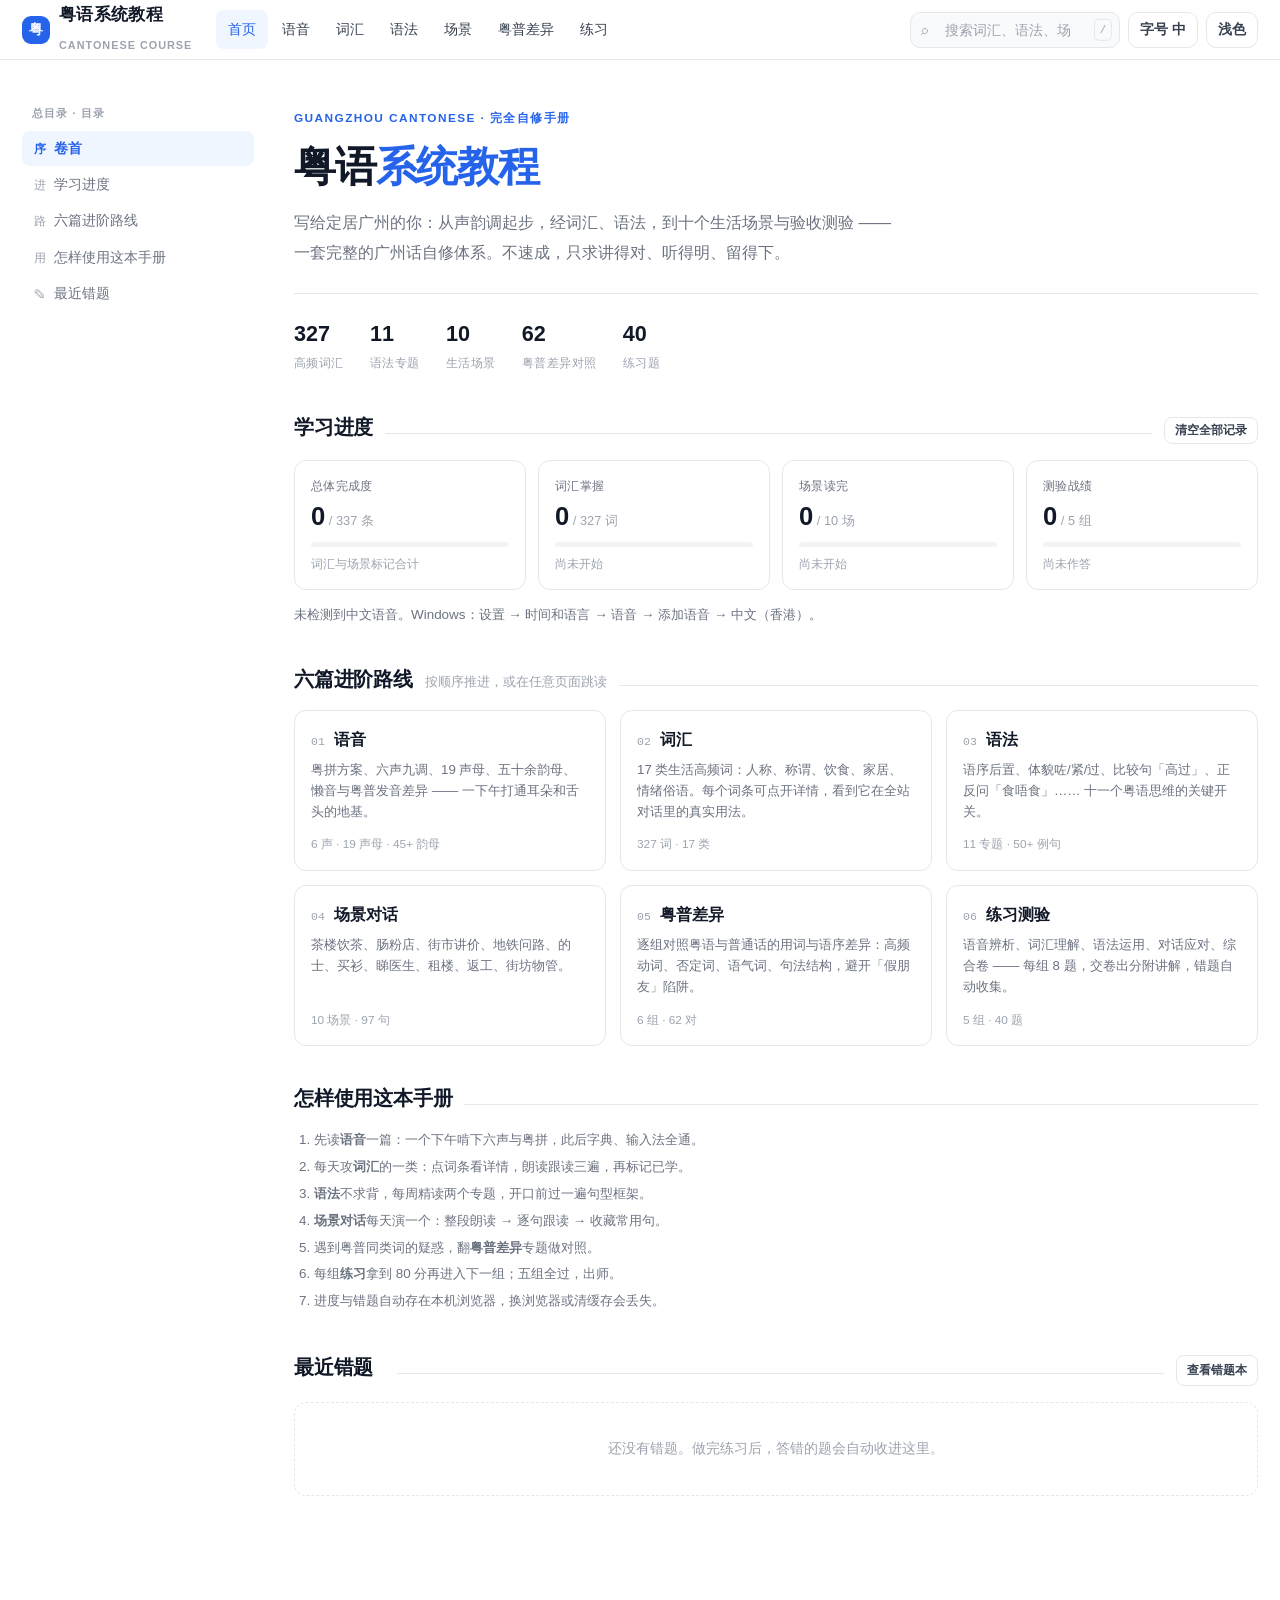
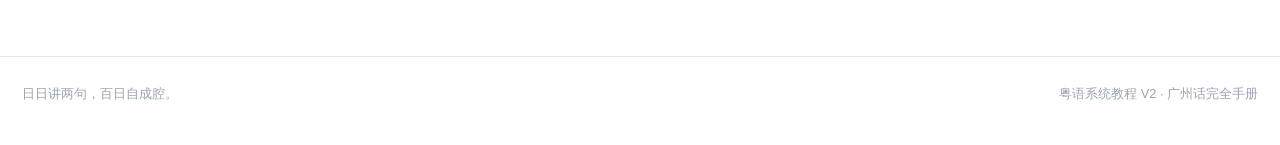
<file: index.html>
<!DOCTYPE html>
<html lang="zh-CN" data-theme="light" data-fs="m">
<head>
<meta charset="UTF-8">
<meta name="viewport" content="width=device-width, initial-scale=1.0">
<title>粤语系统教程 · 广州话完全手册</title>
<link rel="stylesheet" href="assets/style.css">
<script>
(function(){try{var r=document.documentElement;
r.setAttribute("data-theme",JSON.parse(localStorage.getItem("yy2.theme")||'"light"')==="dark"?"dark":"light");
var f=JSON.parse(localStorage.getItem("yy2.fs")||'"m"');r.setAttribute("data-fs",/^[sml]$/.test(f)?f:"m");
}catch(e){}})();
</script>
</head>
<body data-page="index">

<header id="topbar"></header>

<div class="shell">
  <aside class="sidebar" id="sidebar"></aside>

  <main class="content">

    <section class="hero">
      <div class="kicker">Guangzhou Cantonese · 完全自修手册</div>
      <h1>粤语<span class="accent">系统教程</span></h1>
      <p class="lead">写给定居广州的你：从声韵调起步，经词汇、语法，到十个生活场景与验收测验 —— 一套完整的广州话自修体系。不速成，只求讲得对、听得明、留得下。</p>
      <div class="metrics" id="hero-metrics"></div>
    </section>

    <section class="sec" style="margin-top:34px">
      <div class="sec-head">
        <h2>学习进度</h2><span class="rule"></span>
        <button class="btn sm ghost" id="dash-reset">清空全部记录</button>
      </div>
      <div class="dash" id="dash"></div>
      <p class="voice-note muted small" style="margin-top:14px">正在检测系统语音……</p>
    </section>

    <section class="sec">
      <div class="sec-head"><h2>六篇进阶路线</h2><span class="cnt">按顺序推进，或在任意页面跳读</span><span class="rule"></span></div>
      <div class="grid cols3" id="roadmap"></div>
    </section>

    <section class="sec">
      <div class="sec-head"><h2>怎样使用这本手册</h2><span class="rule"></span></div>
      <ol class="muted small" style="padding-left:20px;line-height:2">
        <li>先读<b>语音</b>一篇：一个下午啃下六声与粤拼，此后字典、输入法全通。</li>
        <li>每天攻<b>词汇</b>的一类：点词条看详情，朗读跟读三遍，再标记已学。</li>
        <li><b>语法</b>不求背，每周精读两个专题，开口前过一遍句型框架。</li>
        <li><b>场景对话</b>每天演一个：整段朗读 → 逐句跟读 → 收藏常用句。</li>
        <li>遇到粤普同类词的疑惑，翻<b>粤普差异</b>专题做对照。</li>
        <li>每组<b>练习</b>拿到 80 分再进入下一组；五组全过，出师。</li>
        <li>进度与错题自动存在本机浏览器，换浏览器或清缓存会丢失。</li>
      </ol>
    </section>

    <section class="sec">
      <div class="sec-head"><h2>最近错题</h2><span class="cnt" id="mi-cnt"></span><span class="rule"></span>
        <a class="btn sm ghost" href="practice.html#mistakes">查看错题本</a></div>
      <div id="home-mistakes"></div>
    </section>

  </main>
</div>

<footer class="footer">
  <div class="footer-in">
    <span>日日讲两句，百日自成腔。</span>
    <span>粤语系统教程 V2 · 广州话完全手册</span>
  </div>
</footer>

<script src="assets/app.js"></script>
<script src="assets/data-phonetics.js"></script>
<script src="assets/data-vocab.js"></script>
<script src="assets/data-grammar.js"></script>
<script src="assets/data-dialogues.js"></script>
<script src="assets/data-diff.js"></script>
<script src="assets/data-quiz.js"></script>
<script>
(function(){
  var $ = YY.$;
  var vocabTotal = VOCAB.reduce(function(a,c){ return a + c.items.length; }, 0);
  var lineTotal = SCENES.reduce(function(a,c){ return a + c.l.length; }, 0);
  var quizTotal = QUIZ_SECTIONS.reduce(function(a,c){ return a + c.qs.length; }, 0);
  var diffTotal = DIFF_GROUPS.reduce(function(a,g){ return a + g.pairs.length; }, 0);

  /* 顶部数据条 */
  $("#hero-metrics").innerHTML =
    "<div><b>" + vocabTotal + "</b><span>高频词汇</span></div>" +
    "<div><b>" + GRAMMAR.length + "</b><span>语法专题</span></div>" +
    "<div><b>" + SCENES.length + "</b><span>生活场景</span></div>" +
    "<div><b>" + diffTotal + "</b><span>粤普差异对照</span></div>" +
    "<div><b>" + quizTotal + "</b><span>练习题</span></div>";

  /* 路线图 */
  var ROAD = [
    {file:"phonetics.html", no:"01", t:"语音", d:"粤拼方案、六声九调、19 声母、五十余韵母、懒音与粤普发音差异 —— 一下午打通耳朵和舌头的地基。", f:"6 声 · 19 声母 · 45+ 韵母"},
    {file:"vocabulary.html", no:"02", t:"词汇", d:"17 类生活高频词：人称、称谓、饮食、家居、情绪俗语。每个词条可点开详情，看到它在全站对话里的真实用法。", f:vocabTotal + " 词 · 17 类"},
    {file:"grammar.html", no:"03", t:"语法", d:"语序后置、体貌咗/紧/过、比较句「高过」、正反问「食唔食」…… 十一个粤语思维的关键开关。", f:GRAMMAR.length + " 专题 · 50+ 例句"},
    {file:"dialogues.html", no:"04", t:"场景对话", d:"茶楼饮茶、肠粉店、街市讲价、地铁问路、的士、买衫、睇医生、租楼、返工、街坊物管。", f:SCENES.length + " 场景 · " + lineTotal + " 句"},
    {file:"diff.html", no:"05", t:"粤普差异", d:"逐组对照粤语与普通话的用词与语序差异：高频动词、否定词、语气词、句法结构，避开「假朋友」陷阱。", f:DIFF_GROUPS.length + " 组 · " + diffTotal + " 对"},
    {file:"practice.html", no:"06", t:"练习测验", d:"语音辨析、词汇理解、语法运用、对话应对、综合卷 —— 每组 8 题，交卷出分附讲解，错题自动收集。", f:QUIZ_SECTIONS.length + " 组 · " + quizTotal + " 题"}
  ];
  $("#roadmap").innerHTML = ROAD.map(function(r){
    return '<a class="card-mini" href="' + r.file + '">' +
      '<div class="cm-top"><span class="cm-no">' + r.no + '</span><span class="cm-t">' + r.t + '</span></div>' +
      '<div class="cm-d">' + r.d + '</div>' +
      '<div class="cm-f">' + r.f + '</div></a>';
  }).join("");

  /* 侧栏目录 */
  $("#hero-metrics").parentElement.id = "hero-top";
  $("#dash").parentElement.id = "dash-anchor";
  $("#roadmap").closest(".sec").id = "road-anchor";
  YY.setToc([
    {id:"hero-top", label:"卷首", n:"序"},
    {id:"dash-anchor", label:"学习进度", n:"进"},
    {id:"road-anchor", label:"六篇进阶路线", n:"路"},
    {id:"how-to", label:"怎样使用这本手册", n:"用"},
    {id:"recent-mistakes", label:"最近错题", n:"✎"}
  ]);
  document.querySelector("#roadmap").closest(".sec").nextElementSibling.id = "how-to";
  document.getElementById("how-to").nextElementSibling.id = "recent-mistakes";

  /* 仪表盘 */
  function renderDash(){
    var p = YY.progress();
    var vocabPct = p.vocabTotal ? Math.round(p.vocabLearned / p.vocabTotal * 100) : 0;
    var scenePct = p.sceneTotal ? Math.round(p.sceneRead / p.sceneTotal * 100) : 0;
    var quizAvg = p.quizDone ? Math.round(p.bestSum / (p.quizDone * 8) * 100) : 0;
    $("#dash").innerHTML =
      '<div class="stat"><div class="k">总体完成度</div><div class="v">' + p.done + '<small> / ' + p.all + ' 条</small></div>' +
        '<div class="bar"><i style="width:' + p.pct + '%"></i></div><div class="s">词汇与场景标记合计</div></div>' +
      '<div class="stat"><div class="k">词汇掌握</div><div class="v">' + p.vocabLearned + '<small> / ' + p.vocabTotal + ' 词</small></div>' +
        '<div class="bar"><i style="width:' + vocabPct + '%"></i></div><div class="s">' + (p.vocabLearned ? "继续加油" : "尚未开始") + "</div></div>" +
      '<div class="stat"><div class="k">场景读完</div><div class="v">' + p.sceneRead + '<small> / ' + p.sceneTotal + ' 场</small></div>' +
        '<div class="bar"><i style="width:' + scenePct + '%"></i></div><div class="s">' + (p.sceneRead ? "已过 " + scenePct + "%" : "尚未开始") + "</div></div>" +
      '<div class="stat"><div class="k">测验战绩</div><div class="v">' + p.quizDone + '<small> / ' + p.quizTotal + ' 组</small></div>' +
        '<div class="bar"><i style="width:' + (p.quizTotal ? p.quizDone / p.quizTotal * 100 : 0) + '%"></i></div><div class="s">' +
        (p.quizDone ? "最佳平均 " + quizAvg + " 分" : "尚未作答") + "</div></div>";
  }

  /* 首页错题预览 */
  function renderMistakes(){
    var ms = YY.mistakes().slice(0, 3);
    $("#mi-cnt").textContent = YY.mistakes().length ? "共 " + YY.mistakes().length + " 题待复习" : "";
    if(!ms.length){ $("#home-mistakes").innerHTML = '<div class="empty">还没有错题。做完练习后，答错的题会自动收进这里。</div>'; return; }
    $("#home-mistakes").innerHTML = ms.map(function(m){
      return '<div class="mistake"><span class="mi">' + (m.qi + 1) + '</span><div class="mb">' +
        '<div class="mq">' + m.q + "</div>" +
        '<div class="ma">你选：<i>' + (m.chose == null ? "未作答" : YY.esc(m.o[m.chose])) + "</i>　正确答案：<b>" + YY.esc(m.o[m.a]) + "</b>　·　" + YY.esc(m.t) + "</div>" +
      "</div></div>";
    }).join("");
  }

  renderDash(); renderMistakes();
  document.addEventListener("yy:progress", function(){ renderDash(); renderMistakes(); });

  $("#dash-reset").addEventListener("click", function(){
    if(!confirm("确定清空全部学习记录（已学标记、测验成绩、错题本）？此操作不可撤销。")) return;
    ["yy2.learned","yy2.stats","yy2.quiz","yy2.mistakes"].forEach(function(k){ localStorage.removeItem(k); });
    YY.toast("已清空全部记录");
    setTimeout(function(){ location.reload(); }, 600);
  });
})();
</script>
</body>
</html>
</file>
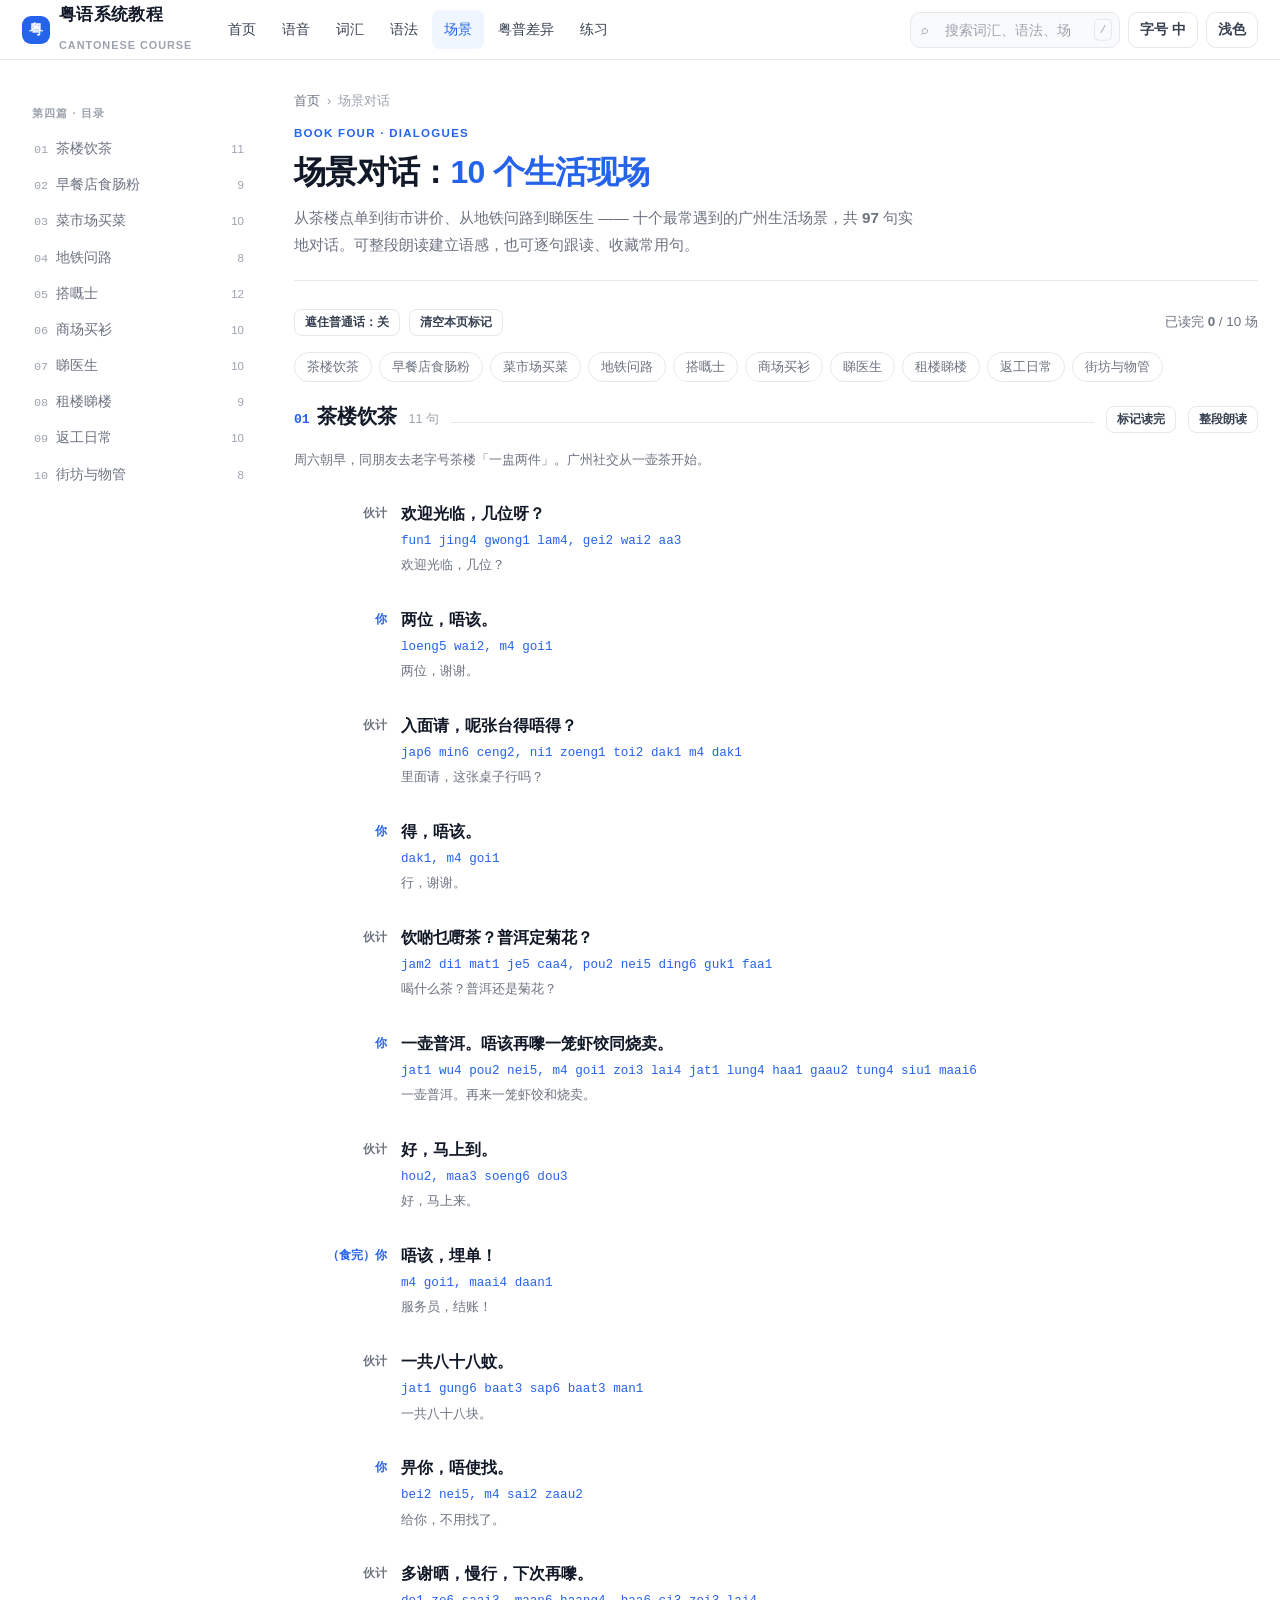
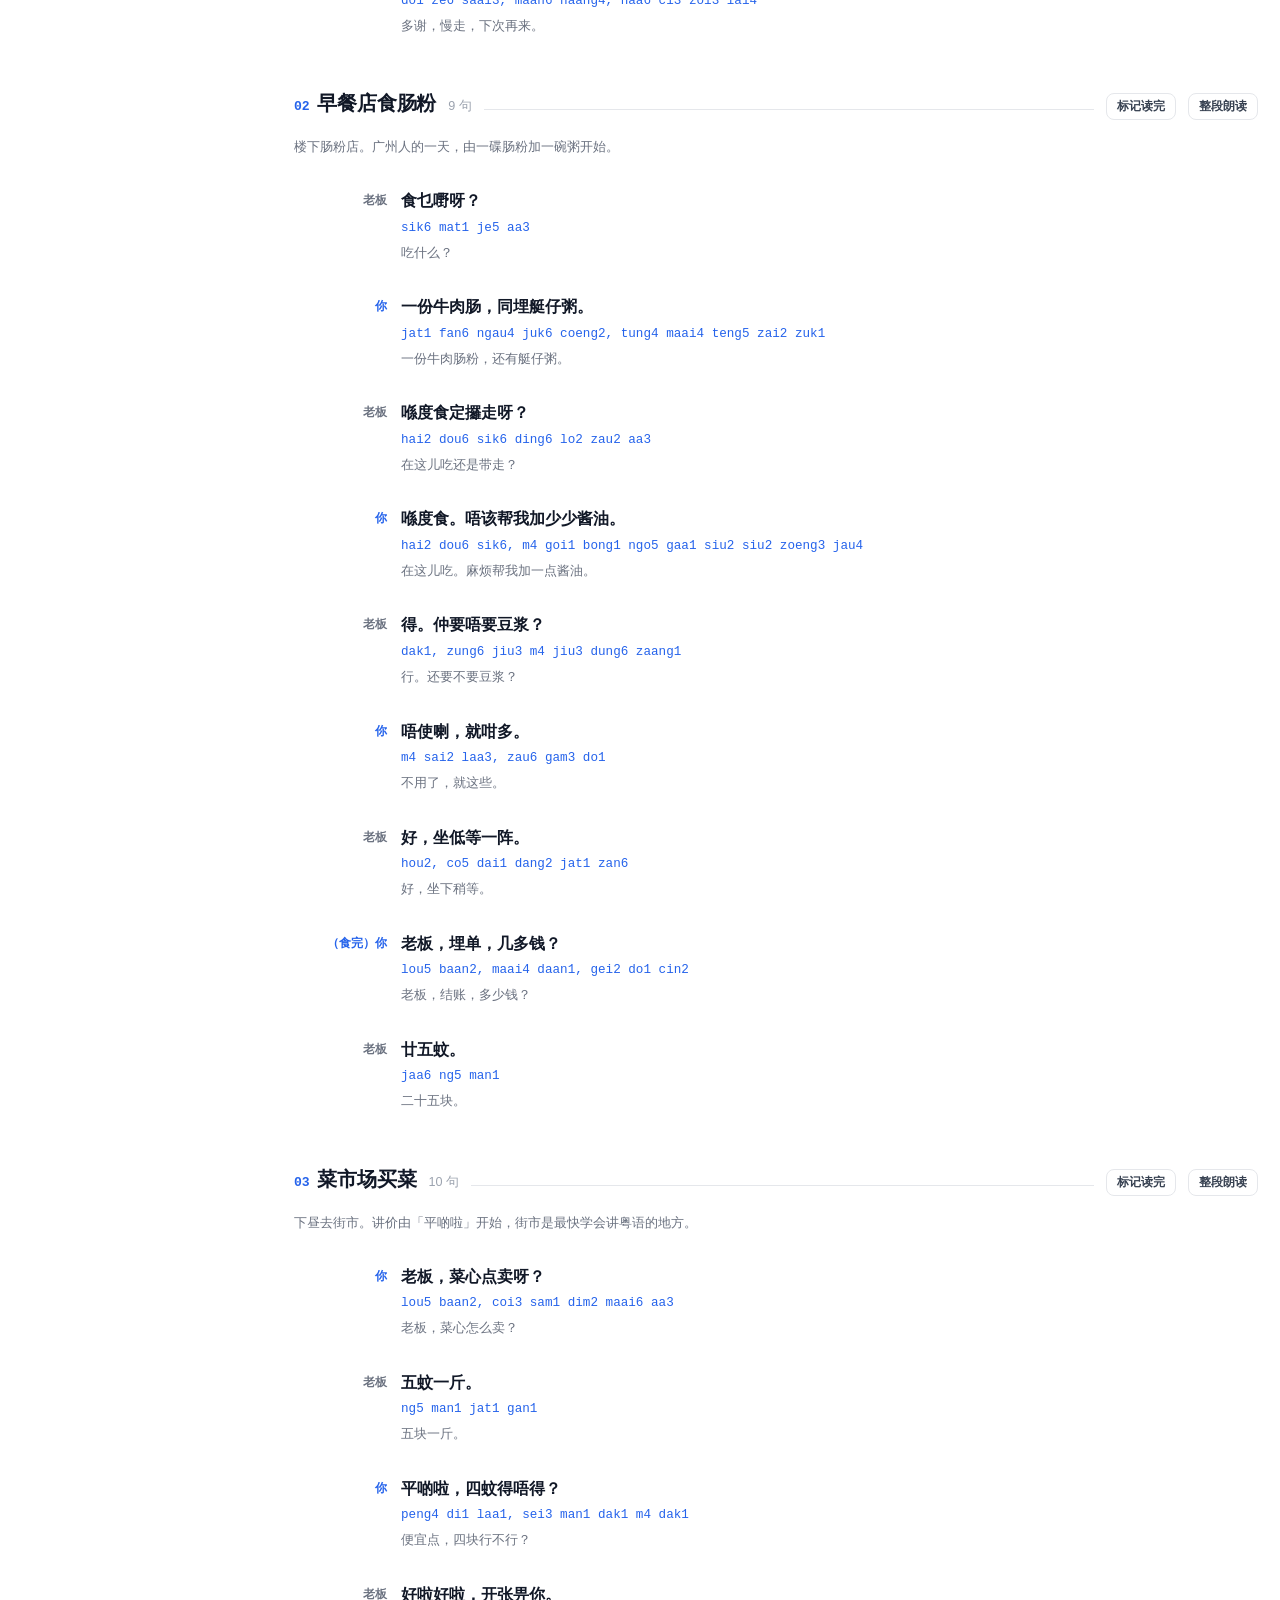
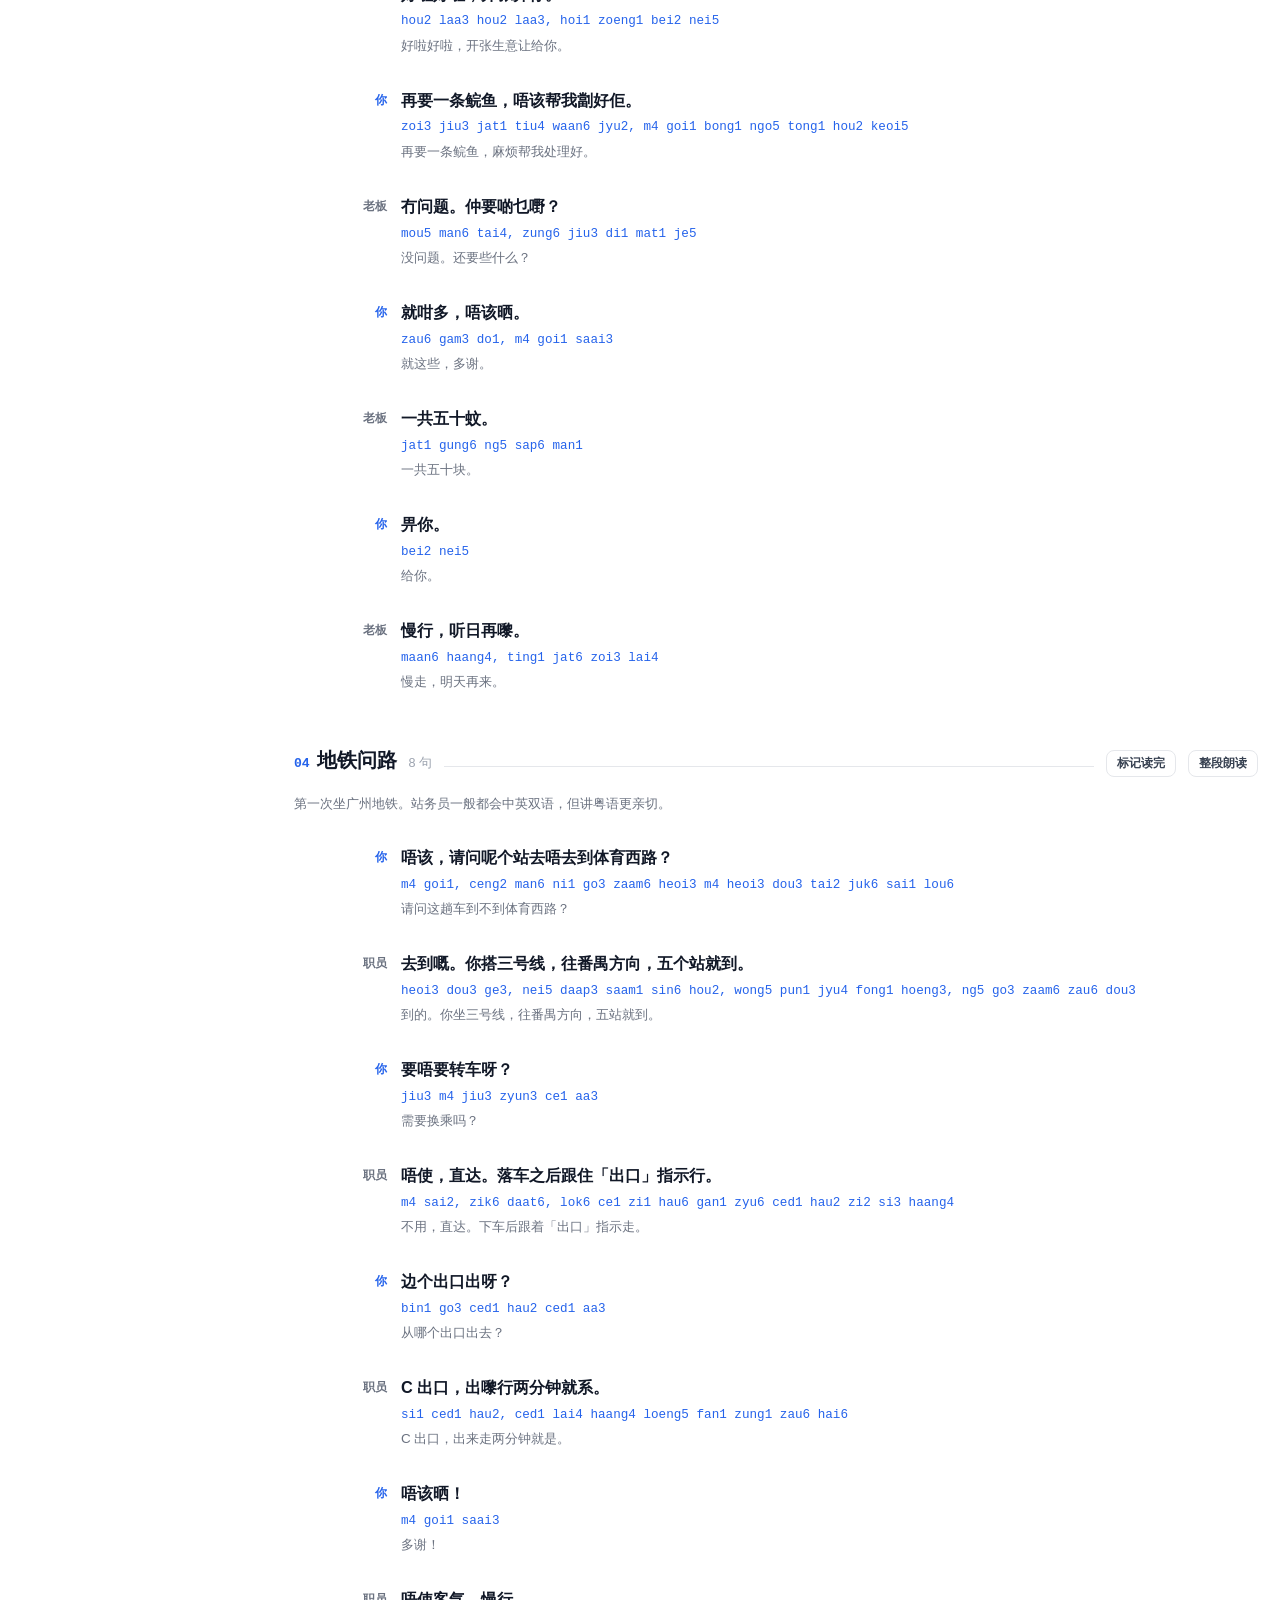
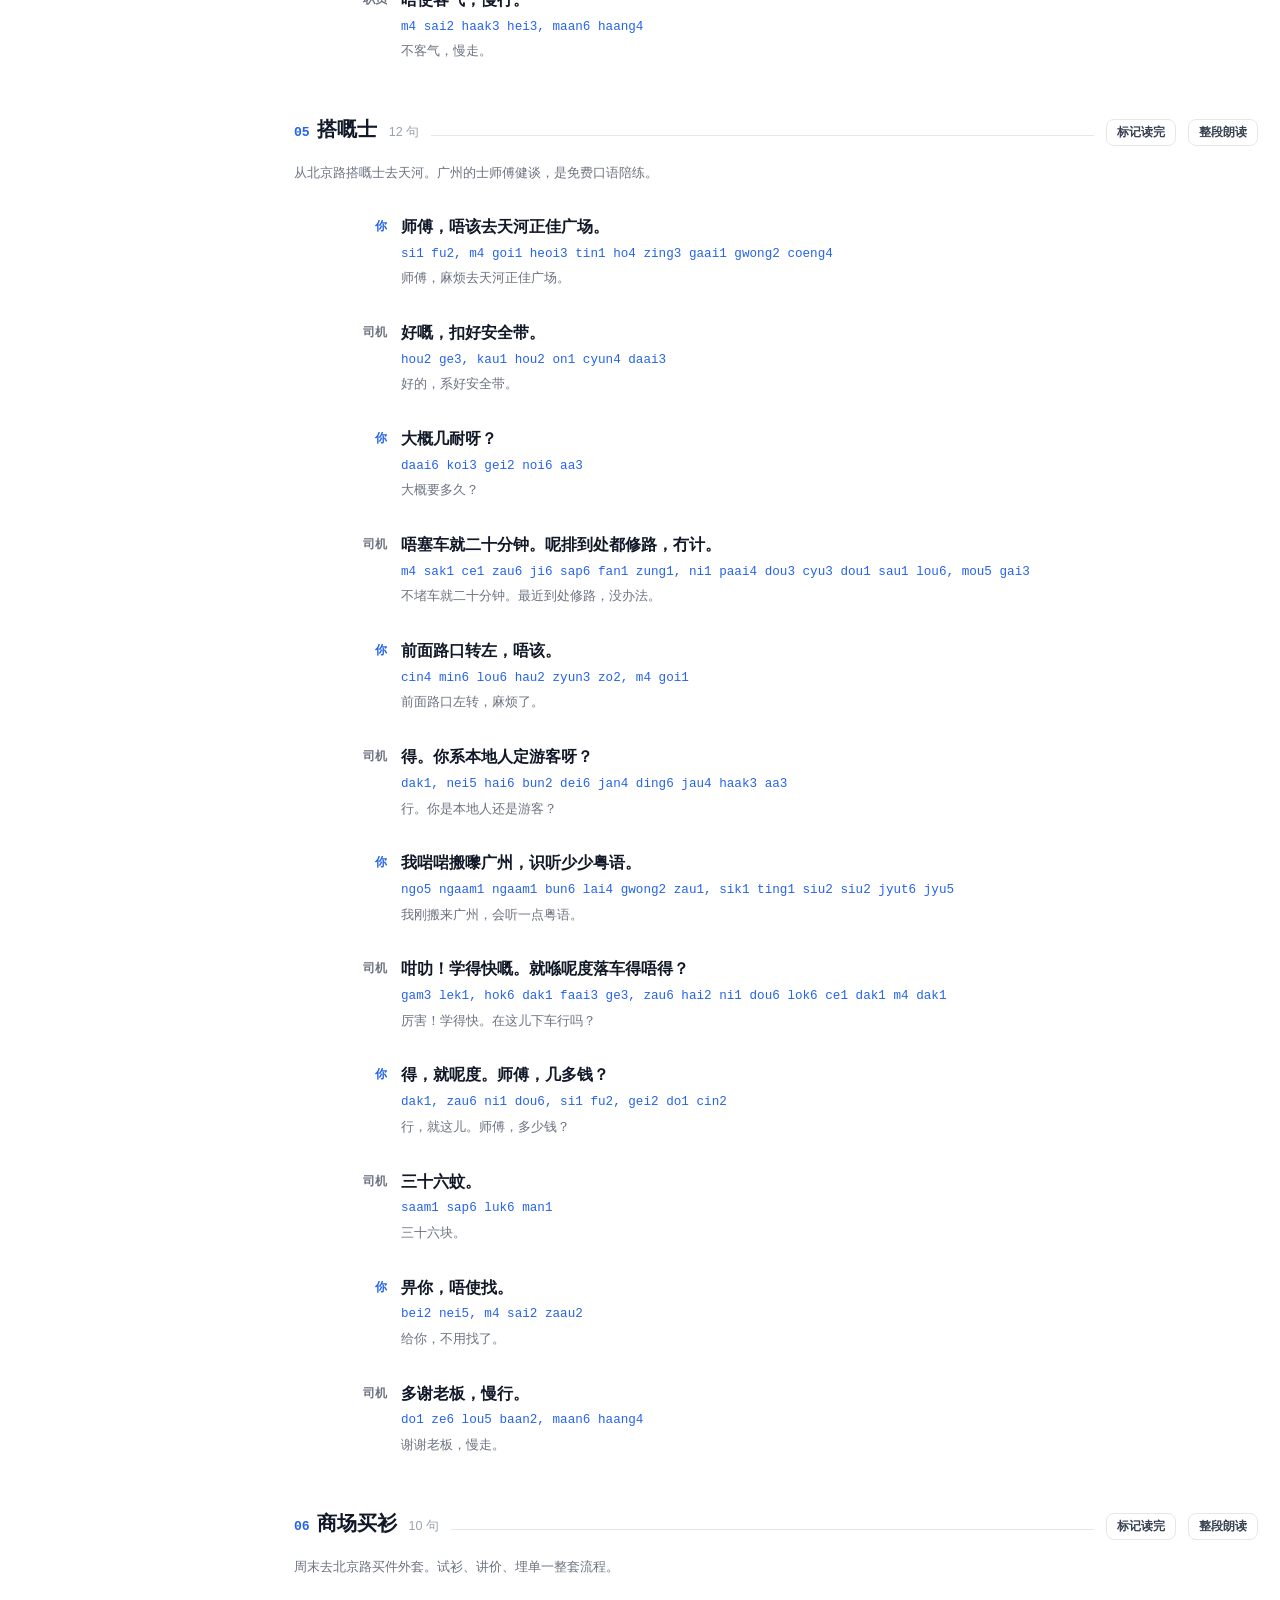
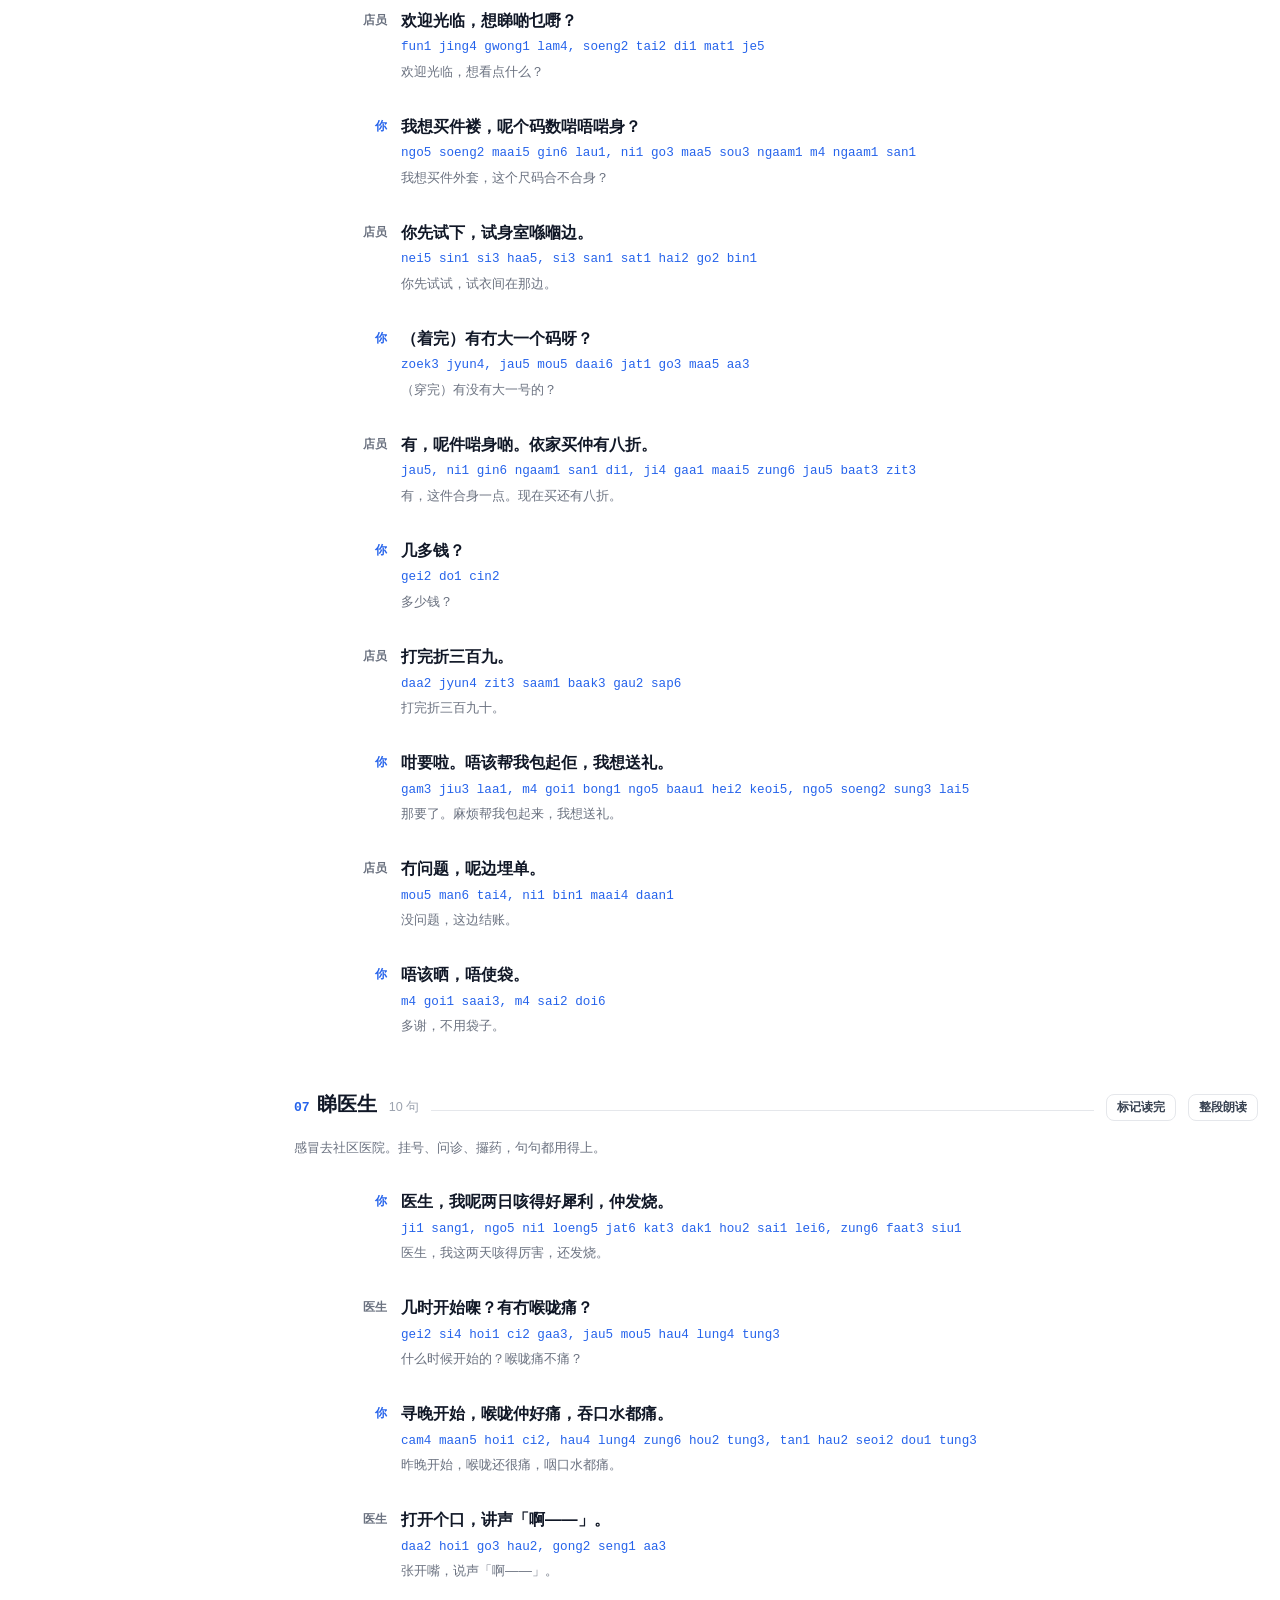
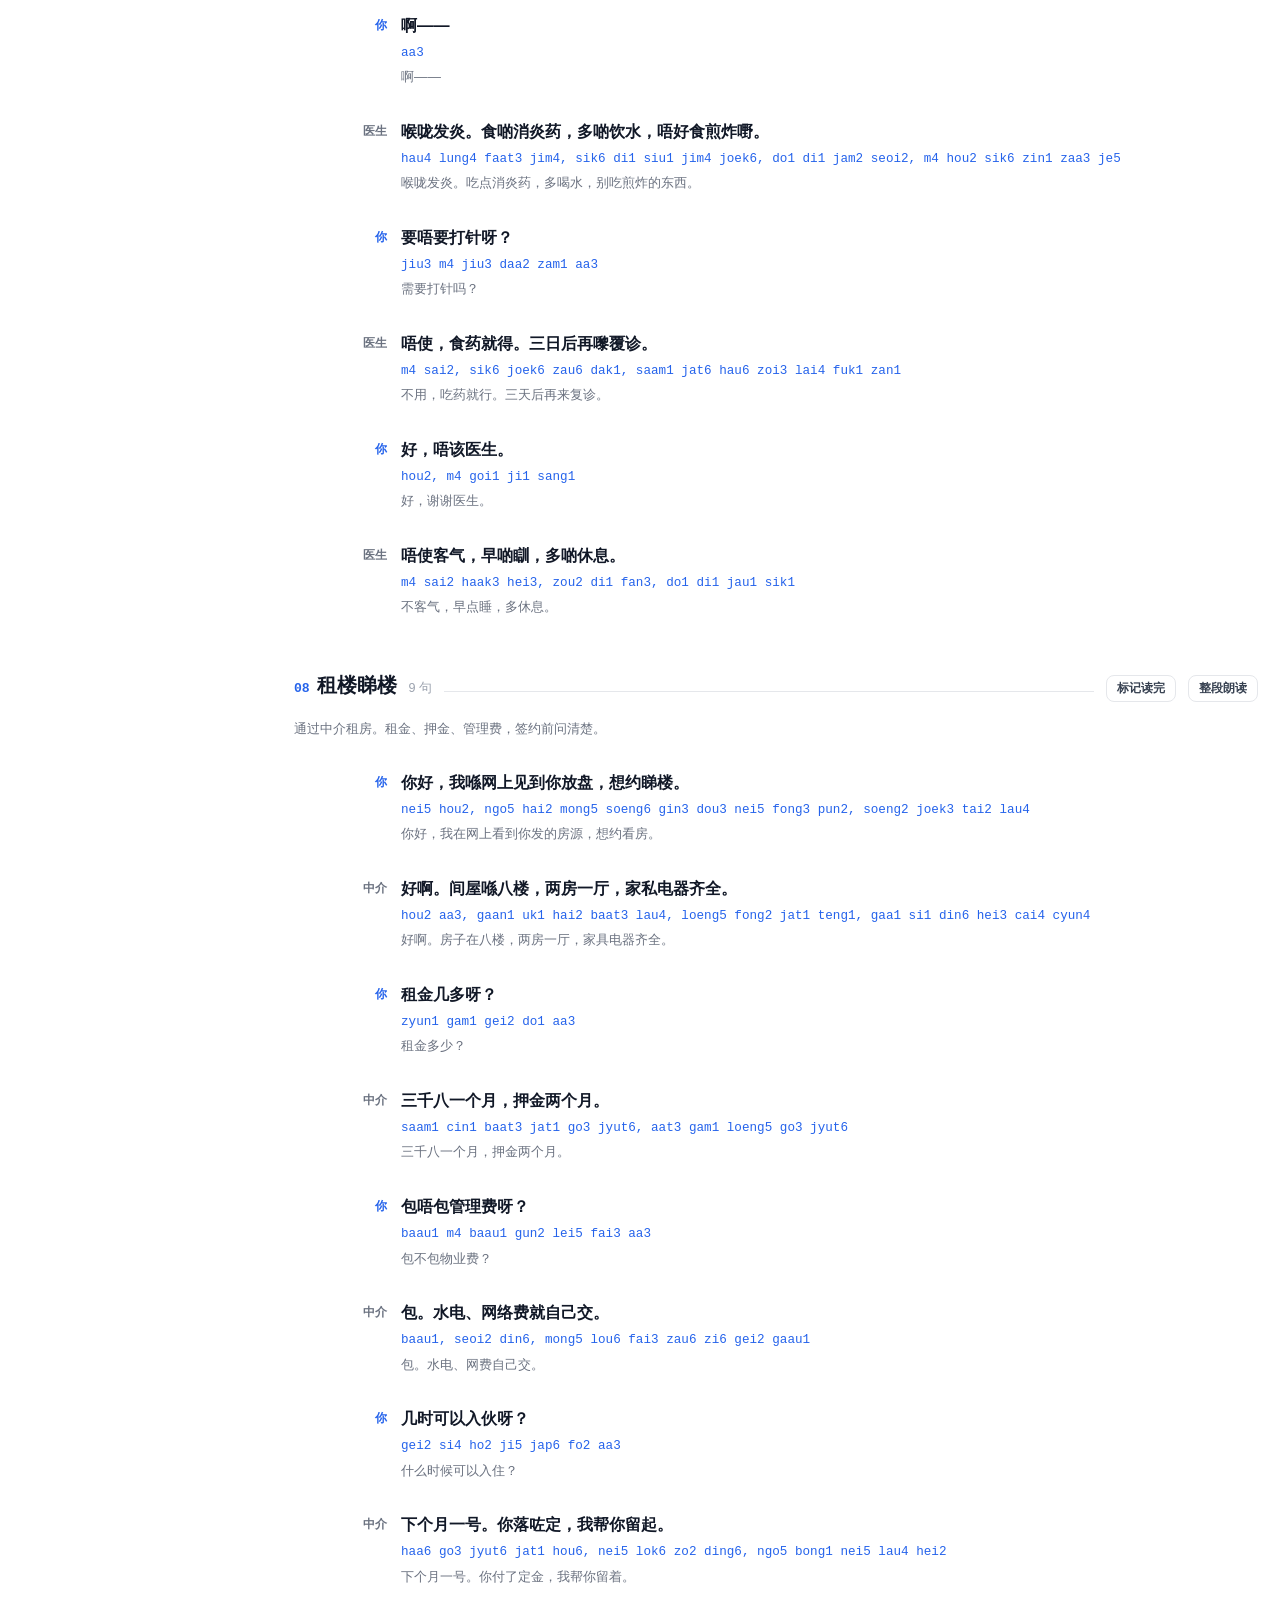
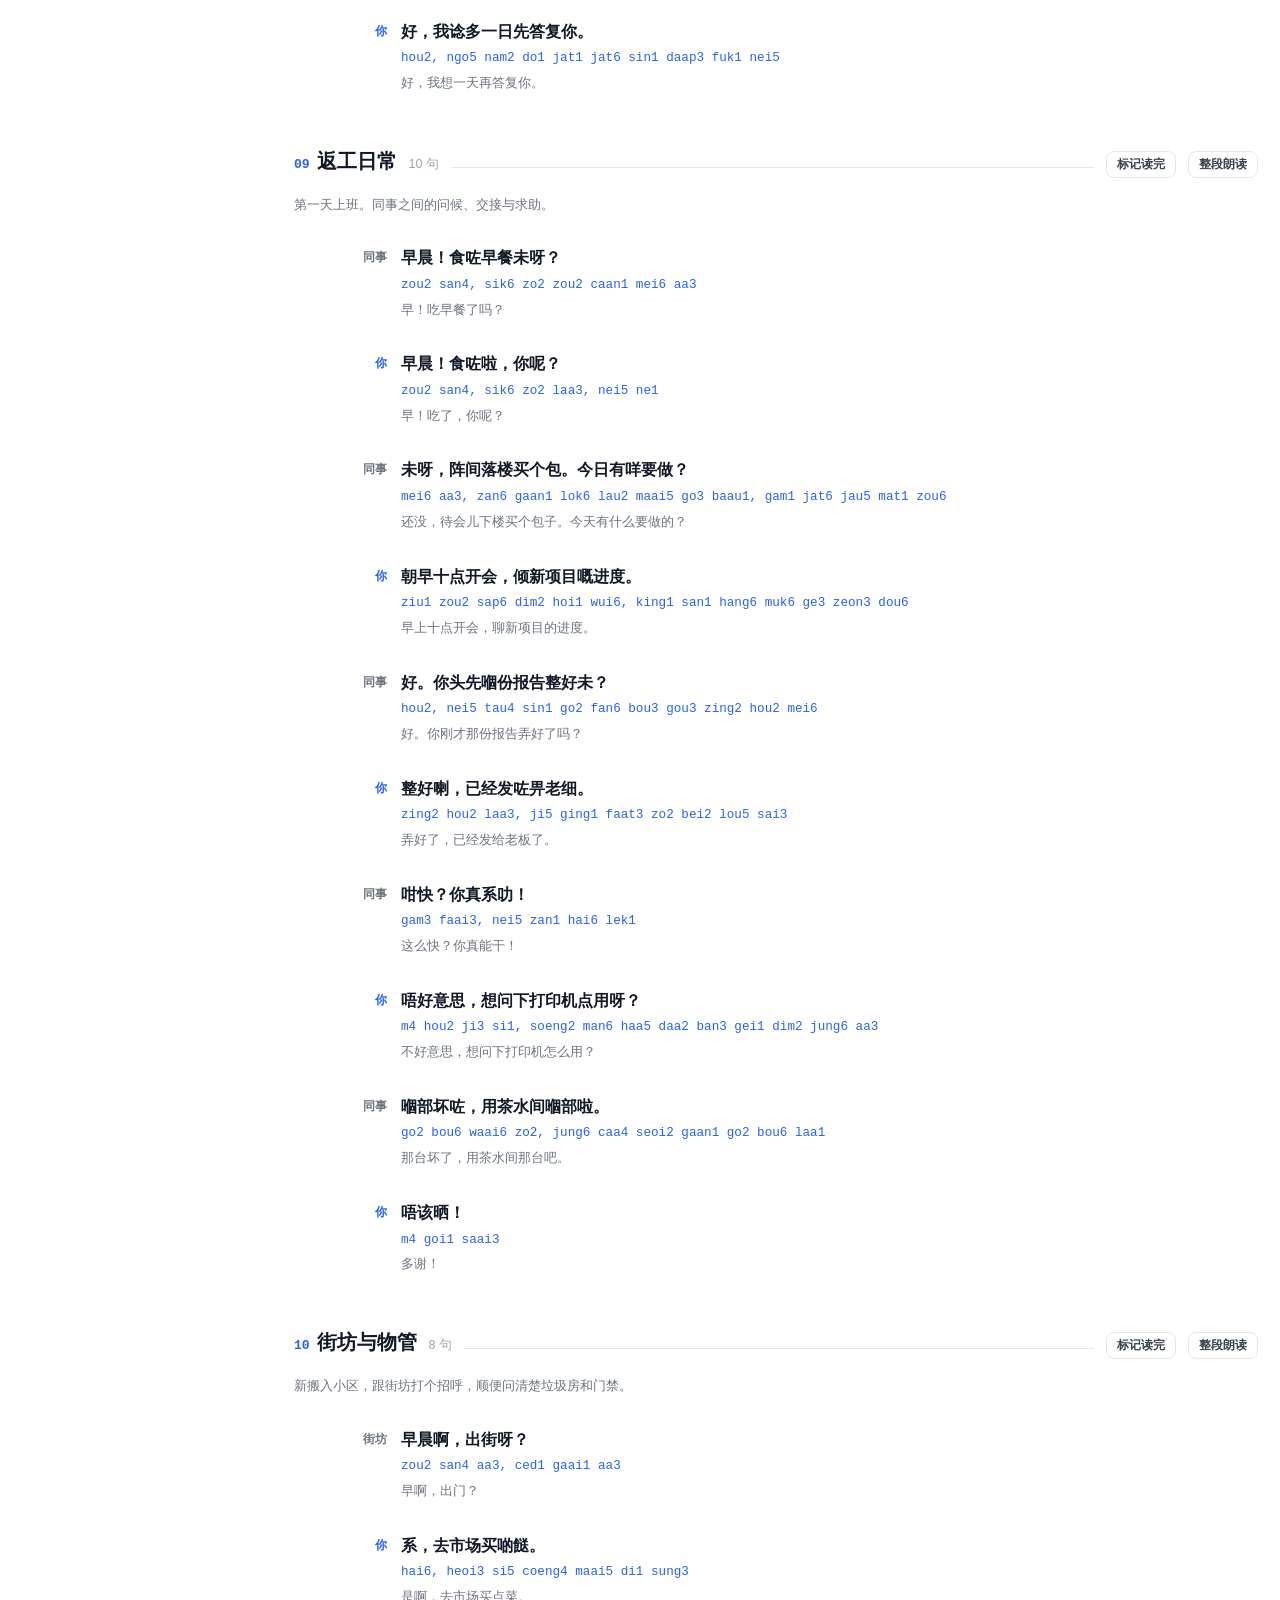
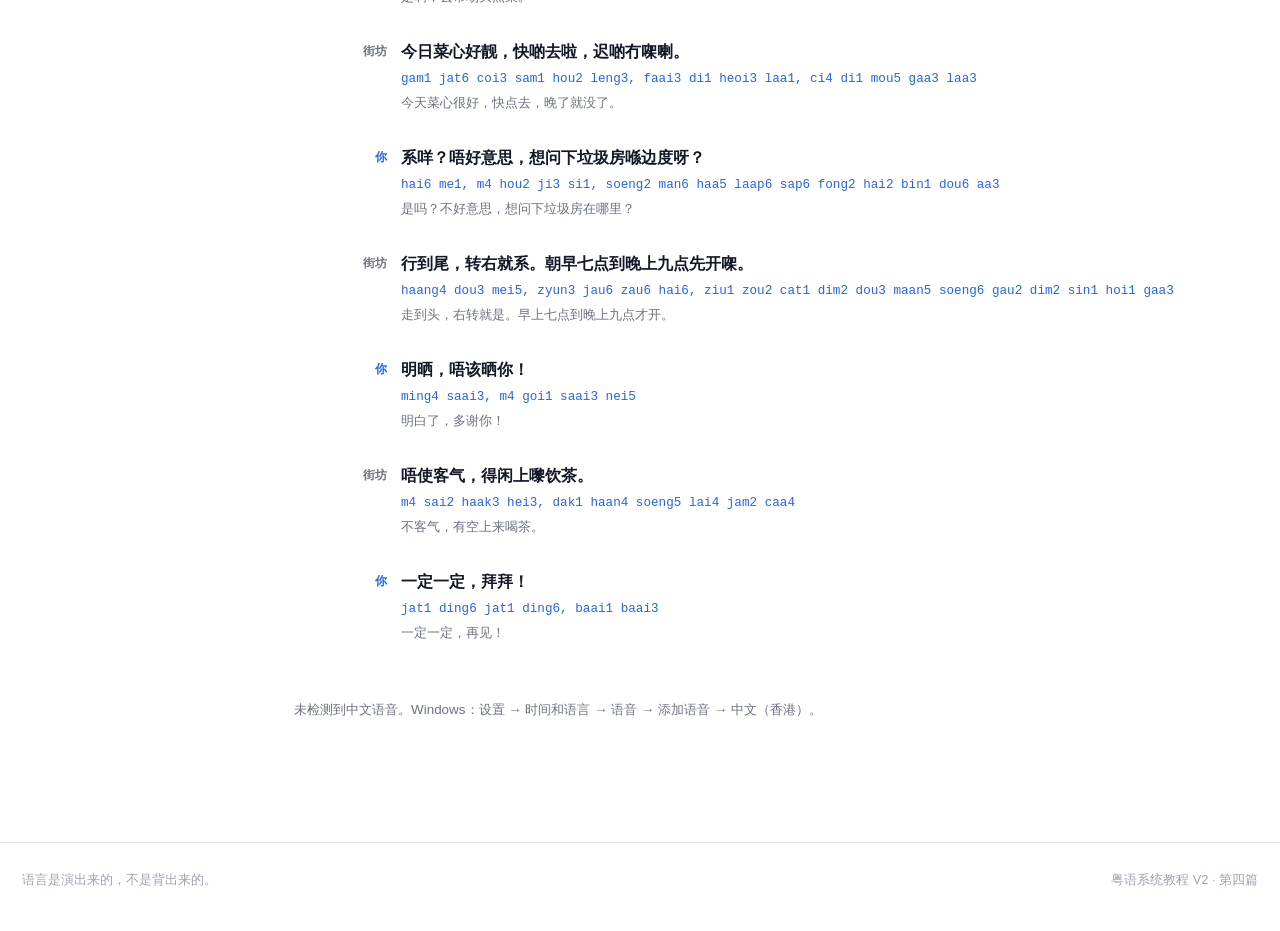
<file: dialogues.html>
<!DOCTYPE html>
<html lang="zh-CN" data-theme="light" data-fs="m">
<head>
<meta charset="UTF-8">
<meta name="viewport" content="width=device-width, initial-scale=1.0">
<title>场景对话 · 10 个生活场景 — 粤语系统教程</title>
<link rel="stylesheet" href="assets/style.css">
<script>
(function(){try{var r=document.documentElement;
r.setAttribute("data-theme",JSON.parse(localStorage.getItem("yy2.theme")||'"light"')==="dark"?"dark":"light");
var f=JSON.parse(localStorage.getItem("yy2.fs")||'"m"');r.setAttribute("data-fs",/^[sml]$/.test(f)?f:"m");
}catch(e){}})();
</script>
</head>
<body data-page="dialogues">

<header id="topbar"></header>

<div class="shell">
  <aside class="sidebar" id="sidebar"></aside>

  <main class="content">

    <div class="page-head">
      <div class="crumb"><a href="index.html">首页</a><span>›</span>场景对话</div>
      <div class="eyebrow">Book Four · Dialogues</div>
      <h1 class="page-title">场景对话：<span class="accent">10 个生活现场</span></h1>
      <p class="page-desc">从茶楼点单到街市讲价、从地铁问路到睇医生 —— 十个最常遇到的广州生活场景，共 <b id="line-total">—</b> 句实地对话。可整段朗读建立语感，也可逐句跟读、收藏常用句。</p>
    </div>

    <div class="sec" style="margin-bottom:22px">
      <div class="btnrow" style="justify-content:space-between">
        <div class="btnrow">
          <button class="btn sm ghost" id="btn-hide">遮住普通话：关</button>
          <button class="btn sm ghost" id="btn-reset">清空本页标记</button>
        </div>
        <span class="muted small">已读完 <b id="d-num">0</b> / <span id="d-total">—</span> 场</span>
      </div>
      <div class="chips" id="d-chips" style="margin-top:16px"></div>
    </div>

    <div id="scene-box"></div>

    <p class="voice-note muted small"></p>
  </main>
</div>

<footer class="footer">
  <div class="footer-in">
    <span>语言是演出来的，不是背出来的。</span>
    <span>粤语系统教程 V2 · 第四篇</span>
  </div>
</footer>

<script src="assets/app.js"></script>
<script src="assets/data-phonetics.js"></script>
<script src="assets/data-vocab.js"></script>
<script src="assets/data-grammar.js"></script>
<script src="assets/data-dialogues.js"></script>
<script src="assets/data-diff.js"></script>
<script src="assets/data-quiz.js"></script>
<script>
(function(){
  var $ = YY.$, esc = YY.esc;
  var totalLines = SCENES.reduce(function(a, s){ return a + s.l.length; }, 0);
  $("#line-total").textContent = totalLines;
  $("#d-total").textContent = SCENES.length;

  YY.setToc(SCENES.map(function(s, i){
    return {id:"s-" + i, label:s.t, n:YY.pad(i + 1), c:s.l.length};
  }));

  $("#d-chips").innerHTML = SCENES.map(function(s, i){
    return '<button class="chip" data-jump="' + i + '">' + esc(s.t) + "</button>";
  }).join("");
  $("#d-chips").addEventListener("click", function(e){
    var c = e.target.closest(".chip");
    if(!c) return;
    var el = document.getElementById("s-" + c.dataset.jump);
    if(el) el.scrollIntoView({block:"start"});
  });

  var box = $("#scene-box");
  SCENES.forEach(function(sc, i){
    var sec = document.createElement("section");
    sec.className = "sec"; sec.id = "s-" + i;
    box.appendChild(sec);
    YY.renderScene(sec, sc, i);
  });

  function refresh(){
    var n = 0;
    SCENES.forEach(function(_, i){
      var on = YY.isLearned("d:" + i);
      if(on) n++;
      var btn = document.querySelector('[data-scene-mark="' + i + '"]');
      if(btn){ btn.classList.toggle("on", on); btn.textContent = on ? "已读完 ✓" : "标记读完"; }
    });
    $("#d-num").textContent = n;
  }
  document.addEventListener("yy:progress", refresh);

  box.addEventListener("click", function(e){
    var all = e.target.closest("[data-playall]");
    if(all){ YY.playAll(SCENES[+all.dataset.playall]); return; }

    var mk = e.target.closest("[data-scene-mark]");
    if(mk){
      var id = "d:" + mk.dataset.sceneMark;
      YY.toggleLearned(id);
      document.dispatchEvent(new CustomEvent("yy:progress"));
      YY.toast(YY.isLearned(id) ? "已标记读完" : "已取消标记");
      return;
    }

    var fav = e.target.closest("[data-dline-mark]");
    if(fav){
      YY.toggleLearned(fav.dataset.dlineMark);
      var on = YY.isLearned(fav.dataset.dlineMark);
      fav.classList.toggle("on", on);
      fav.textContent = on ? "已收藏 ✓" : "收藏这句";
      YY.toast(on ? "已收藏这句" : "已取消收藏");
    }
  });

  refresh();

  /* 遮住普通话，练听力 */
  $("#btn-hide").addEventListener("click", function(){
    var on = document.body.classList.toggle("hide-m");
    this.textContent = "遮住普通话：" + (on ? "开" : "关");
    this.classList.toggle("on", on);
    YY.$$(".dline .m").forEach(function(m){ m.style.visibility = on ? "hidden" : ""; });
  });

  $("#btn-reset").addEventListener("click", function(){
    if(!confirm("确定清除本页全部「读完」标记与收藏句？")) return;
    SCENES.forEach(function(_, i){ if(YY.isLearned("d:" + i)) YY.toggleLearned("d:" + i); });
    YY.toast("已清空本页标记");
    setTimeout(function(){ location.reload(); }, 500);
  });
})();
</script>
</body>
</html>
</file>
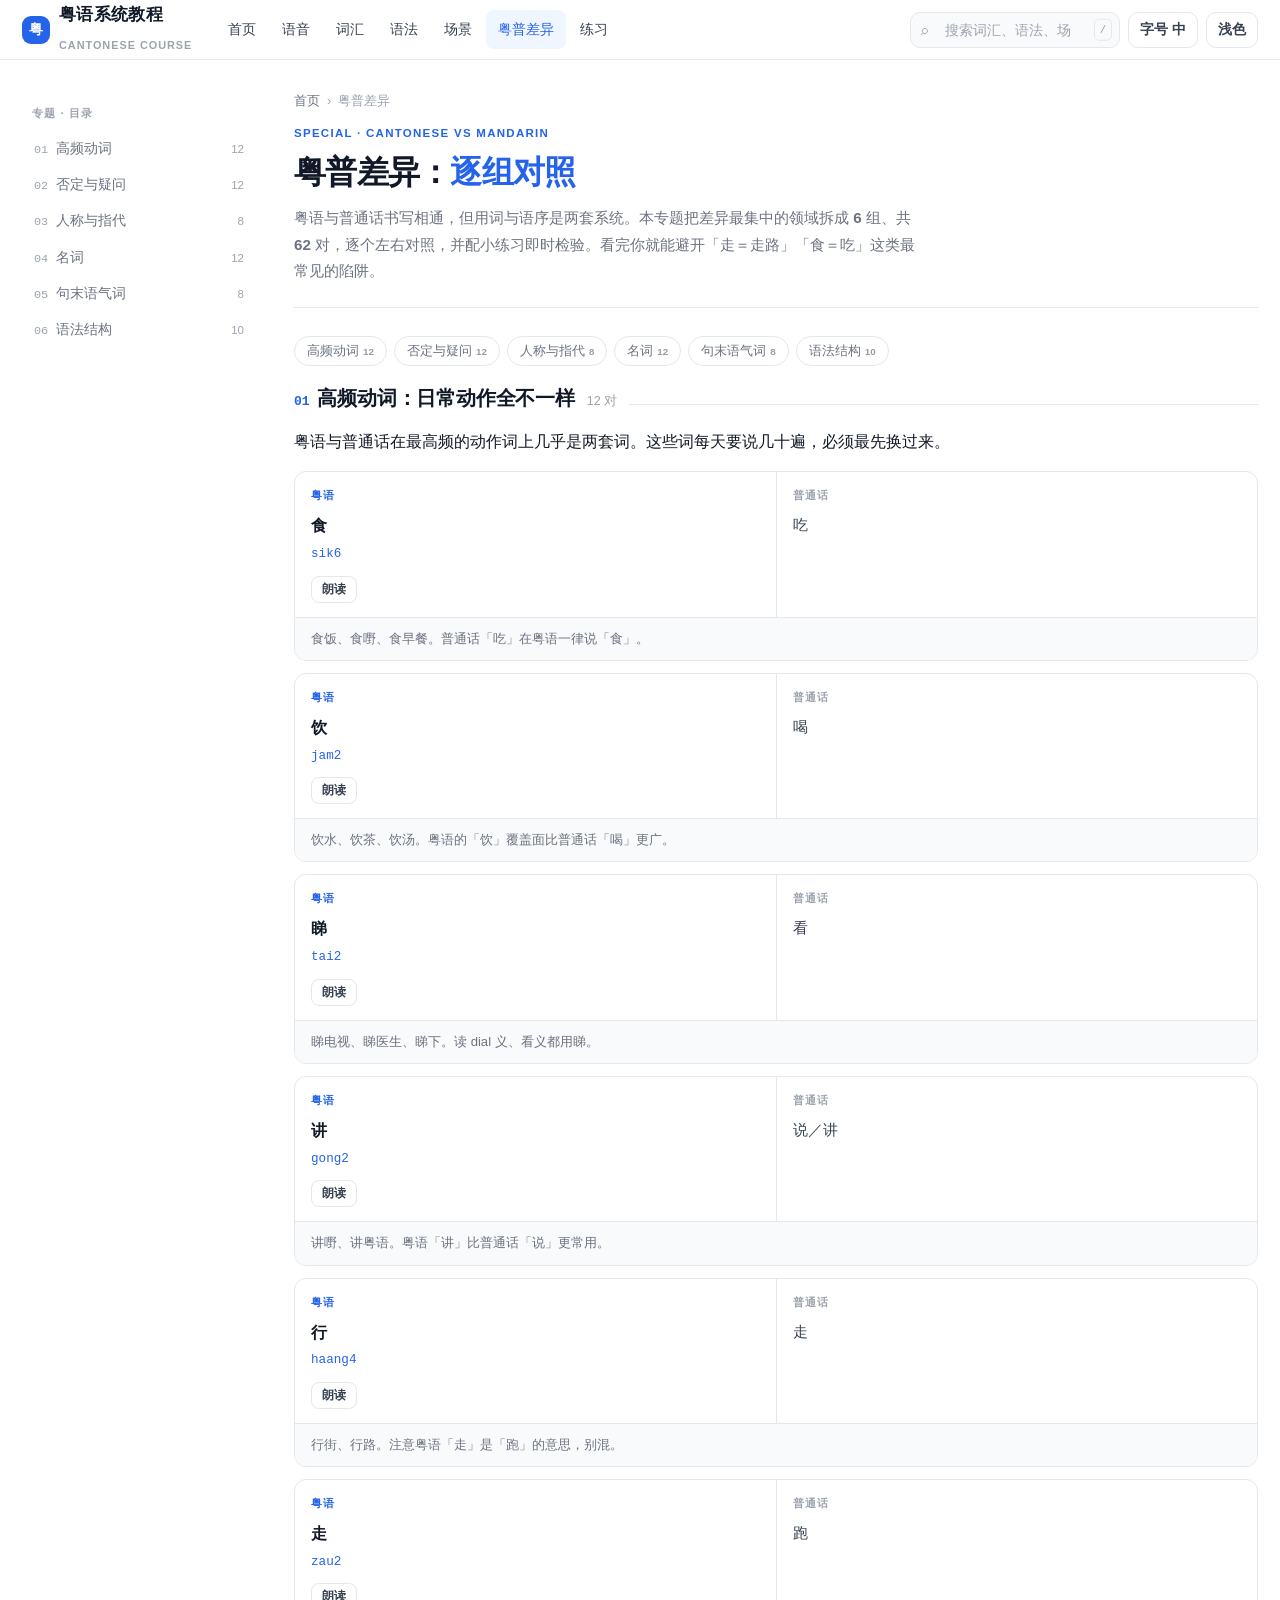
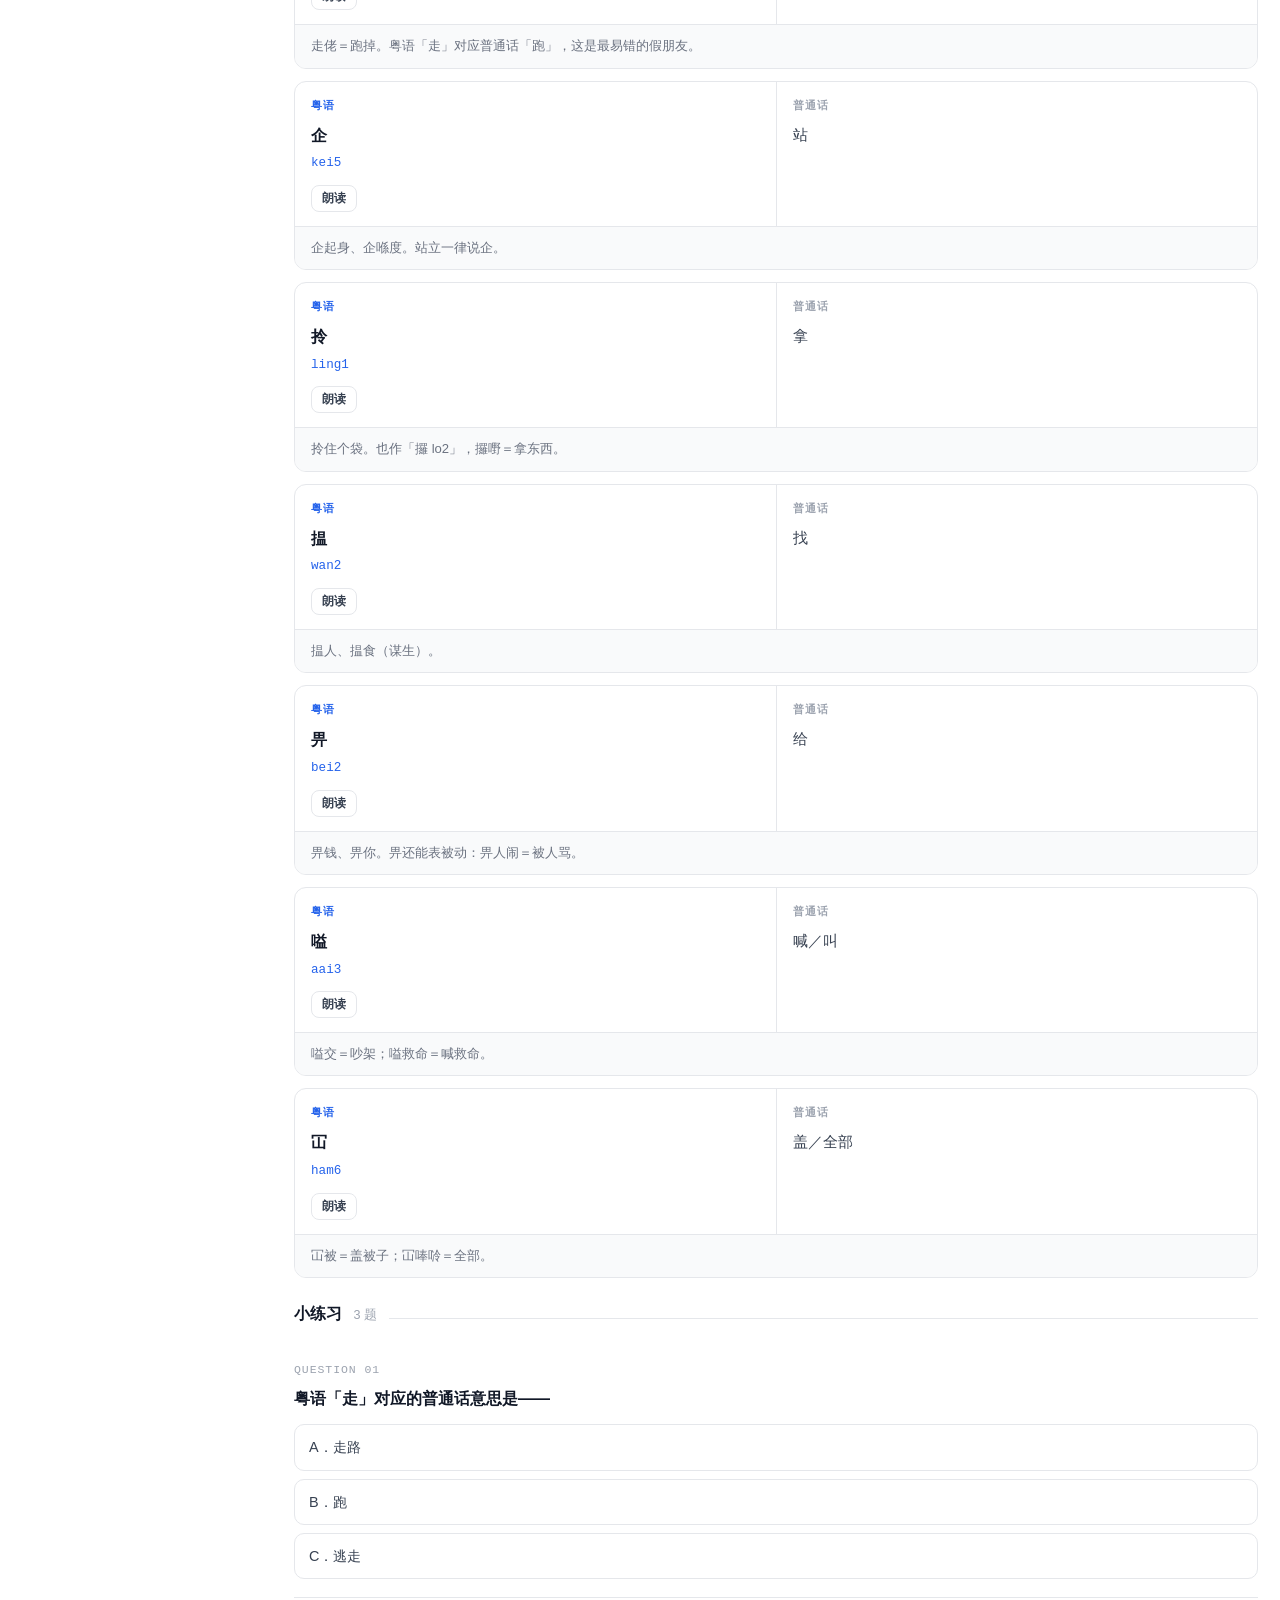
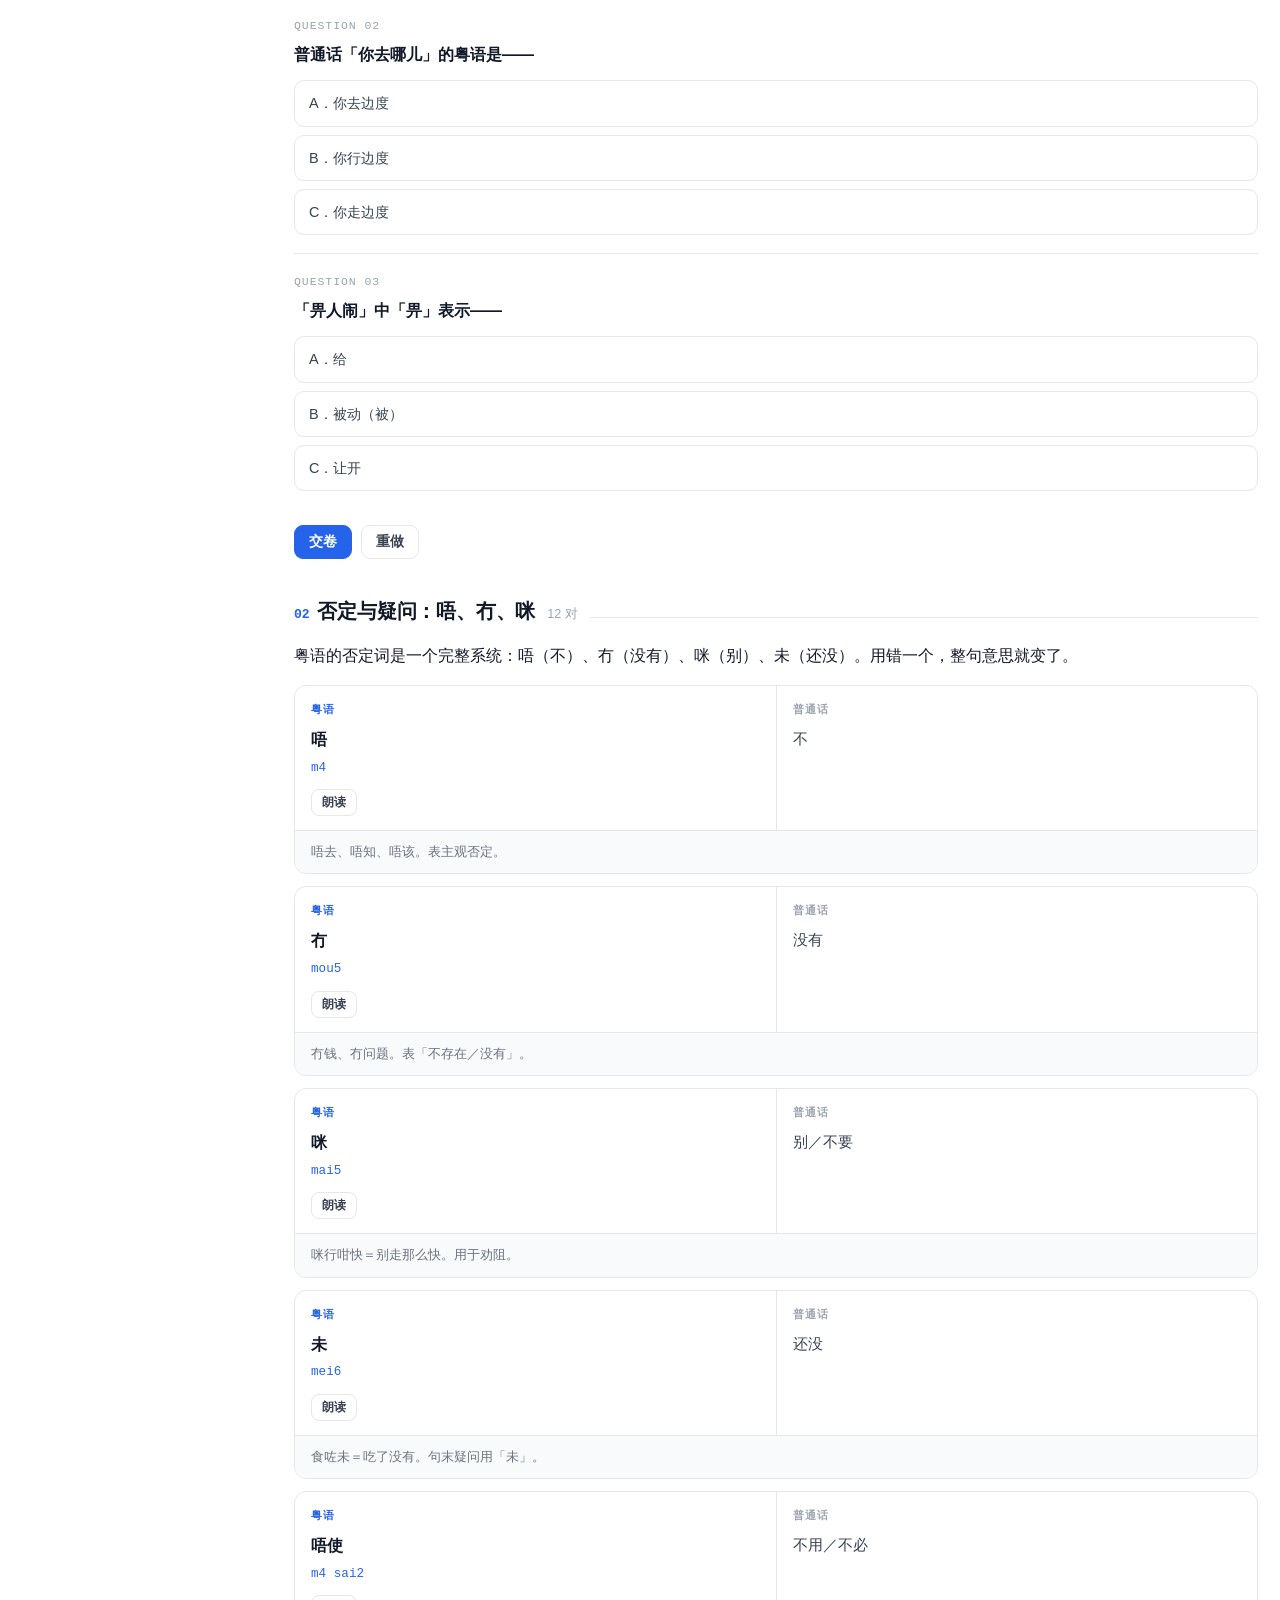
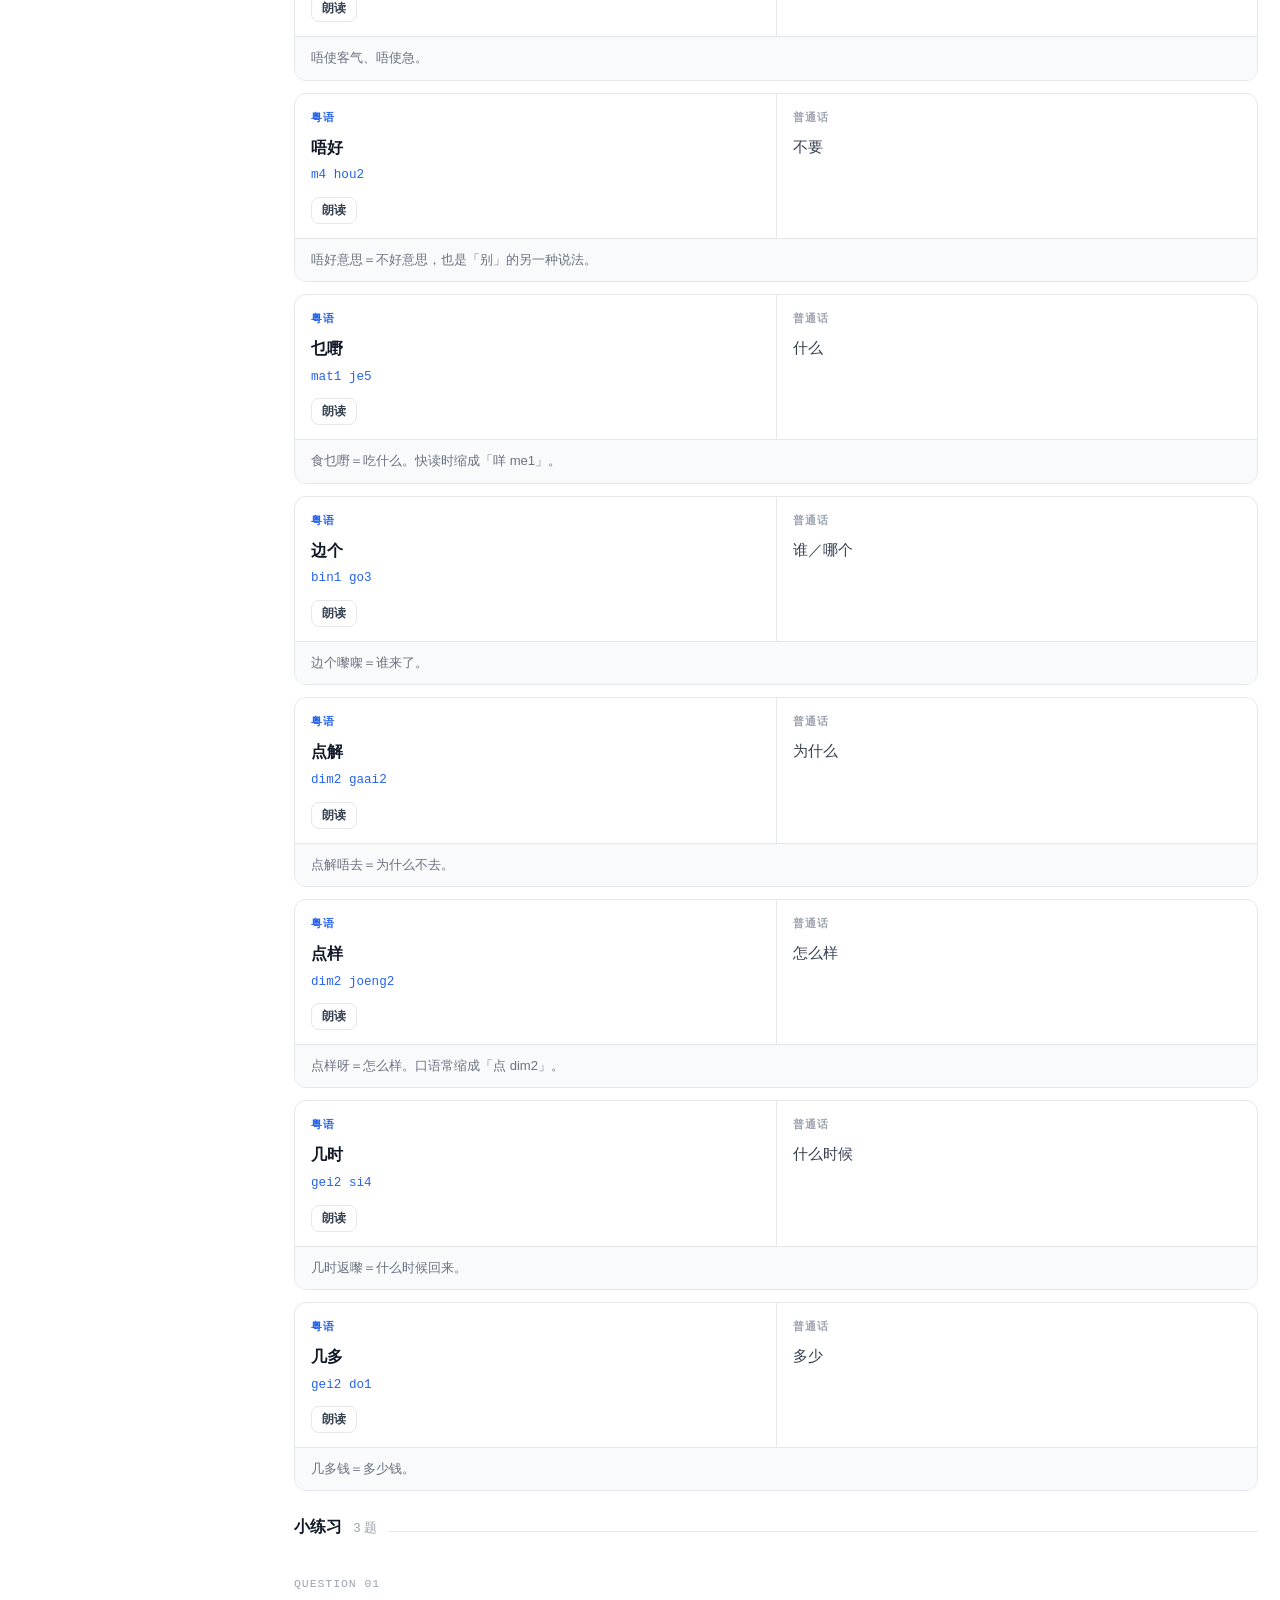
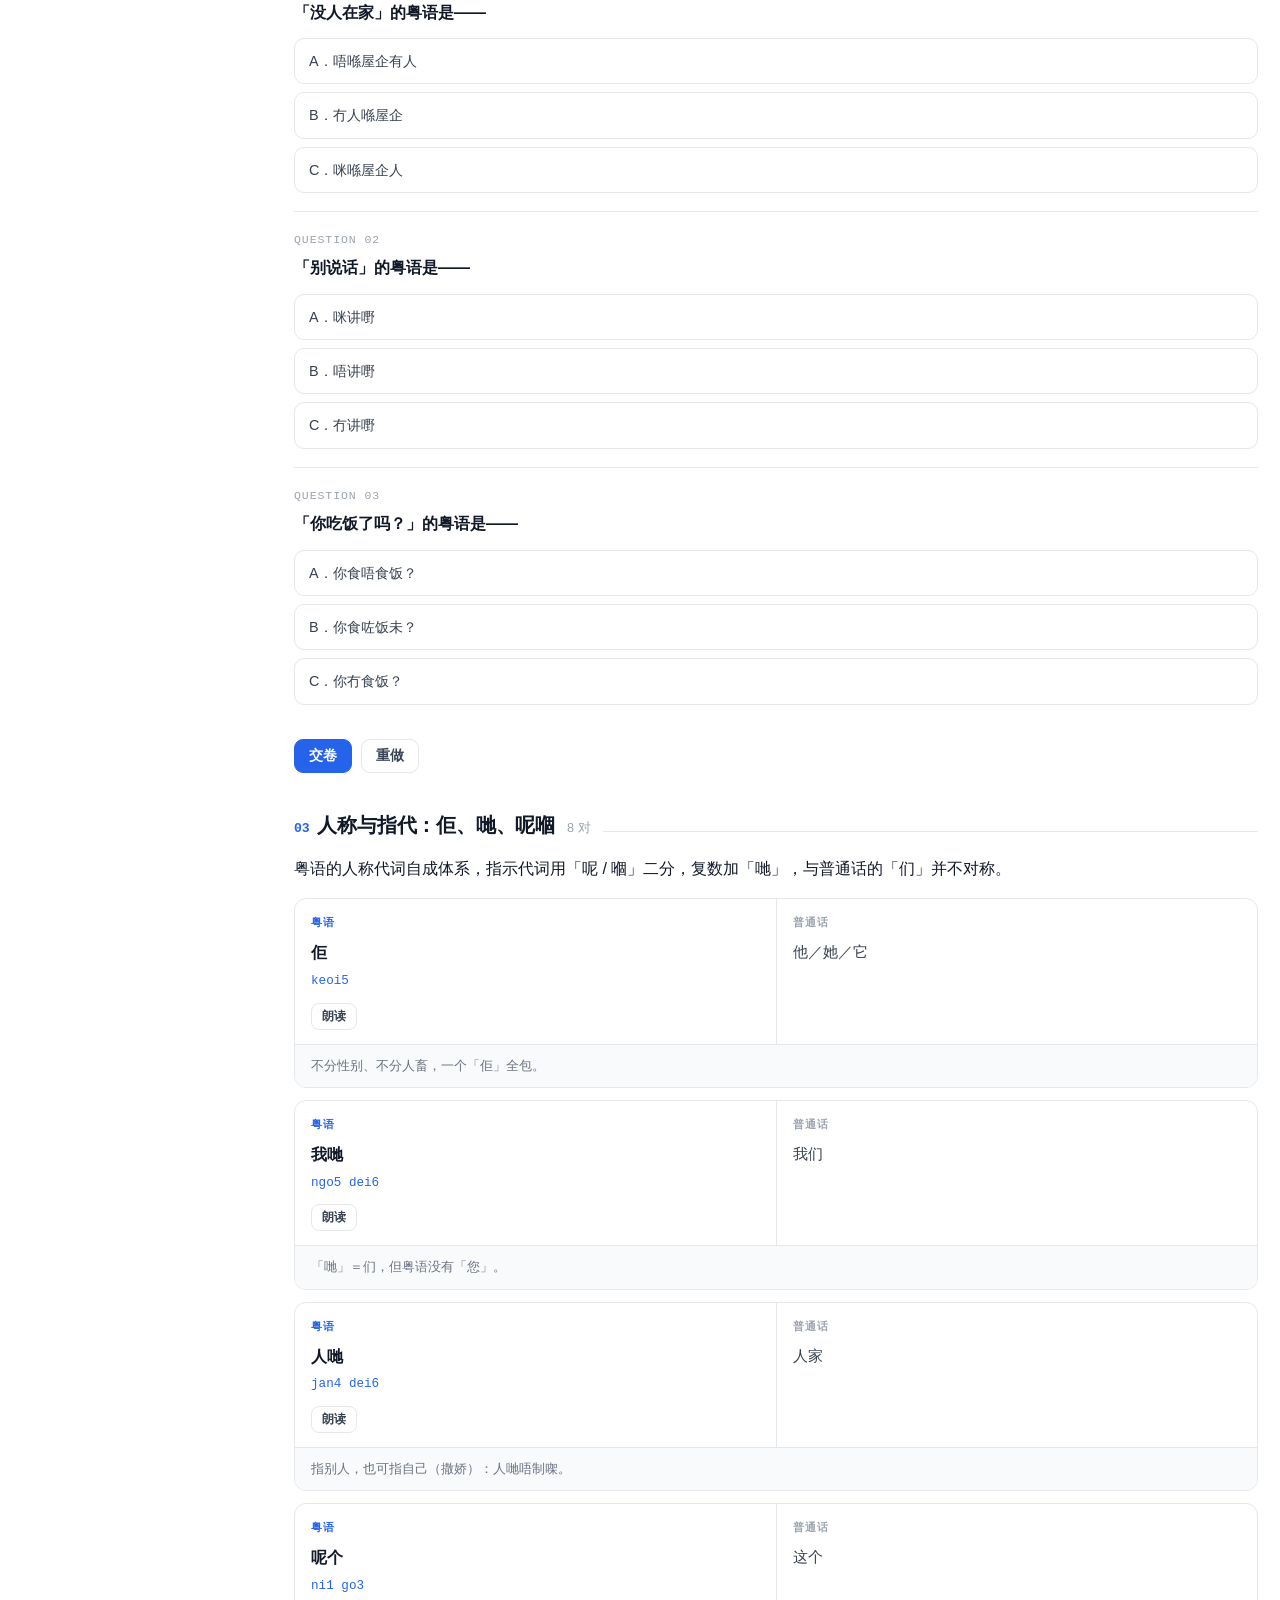
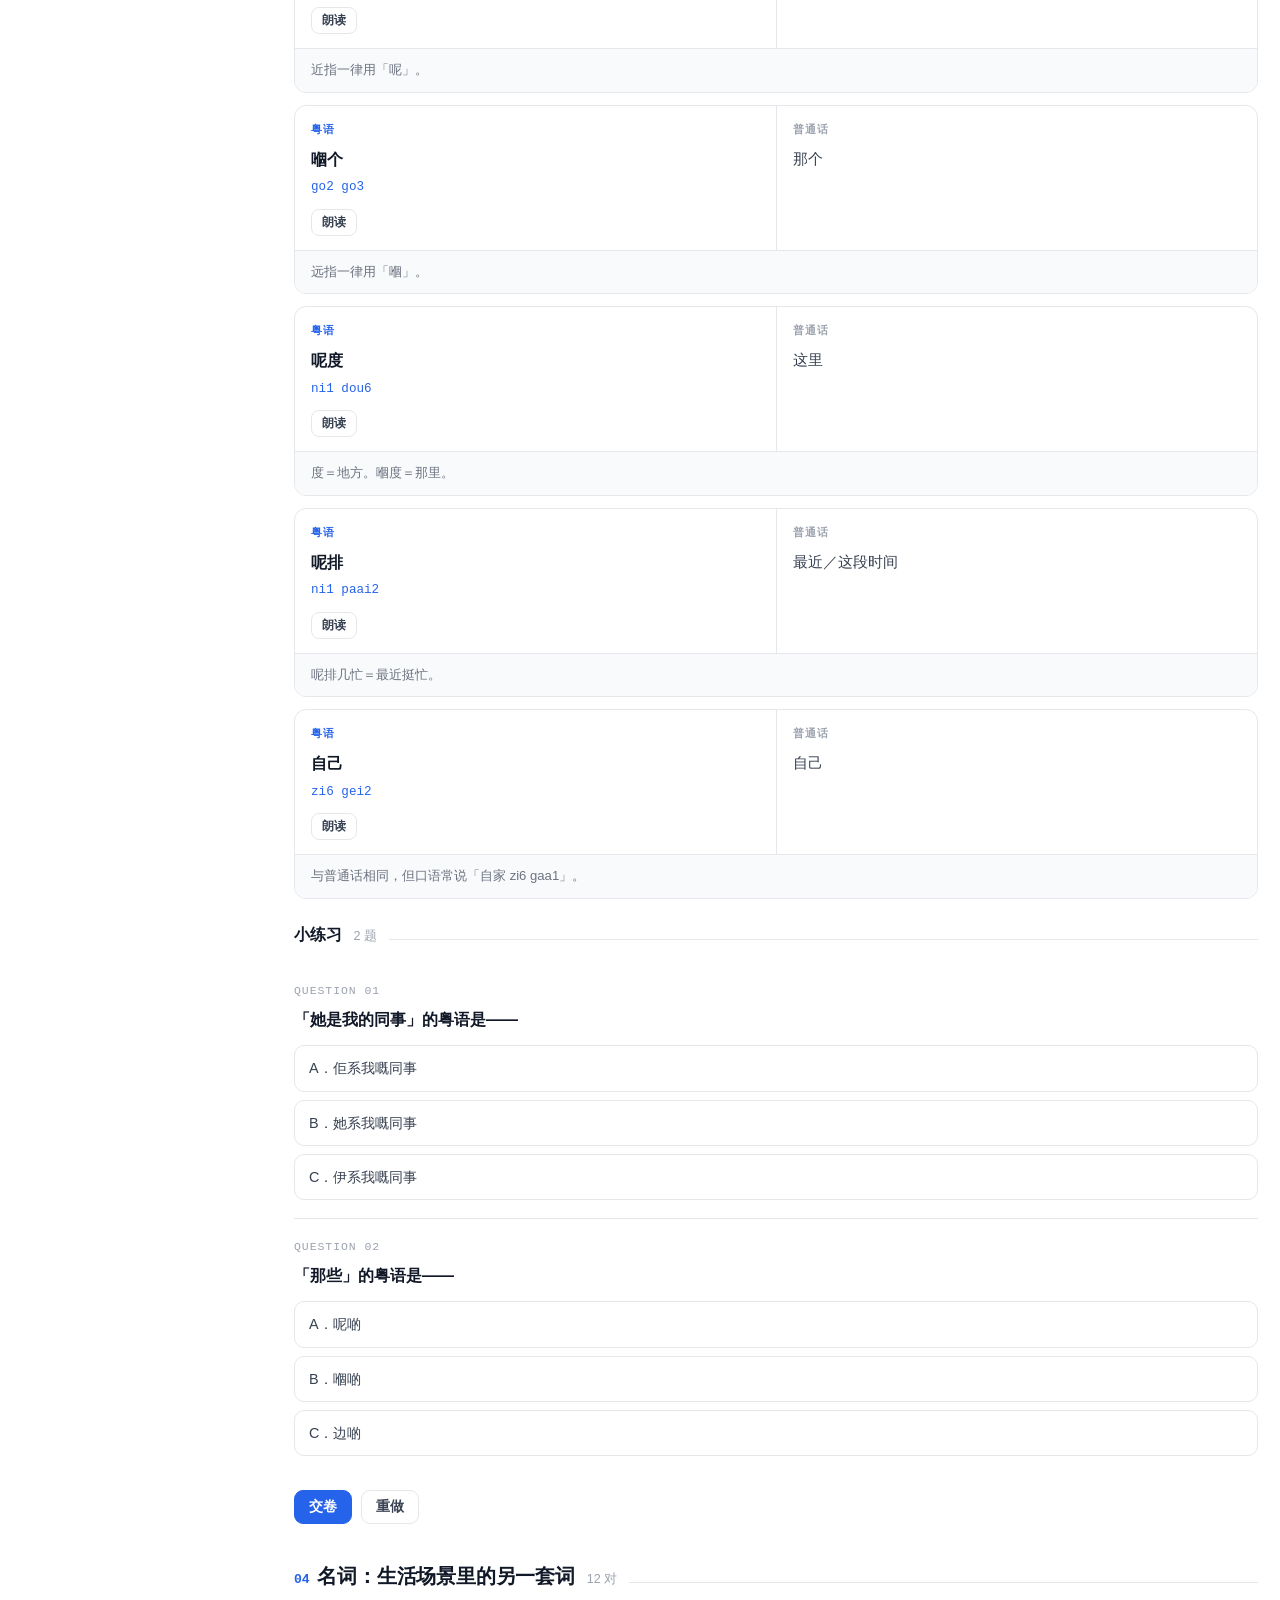
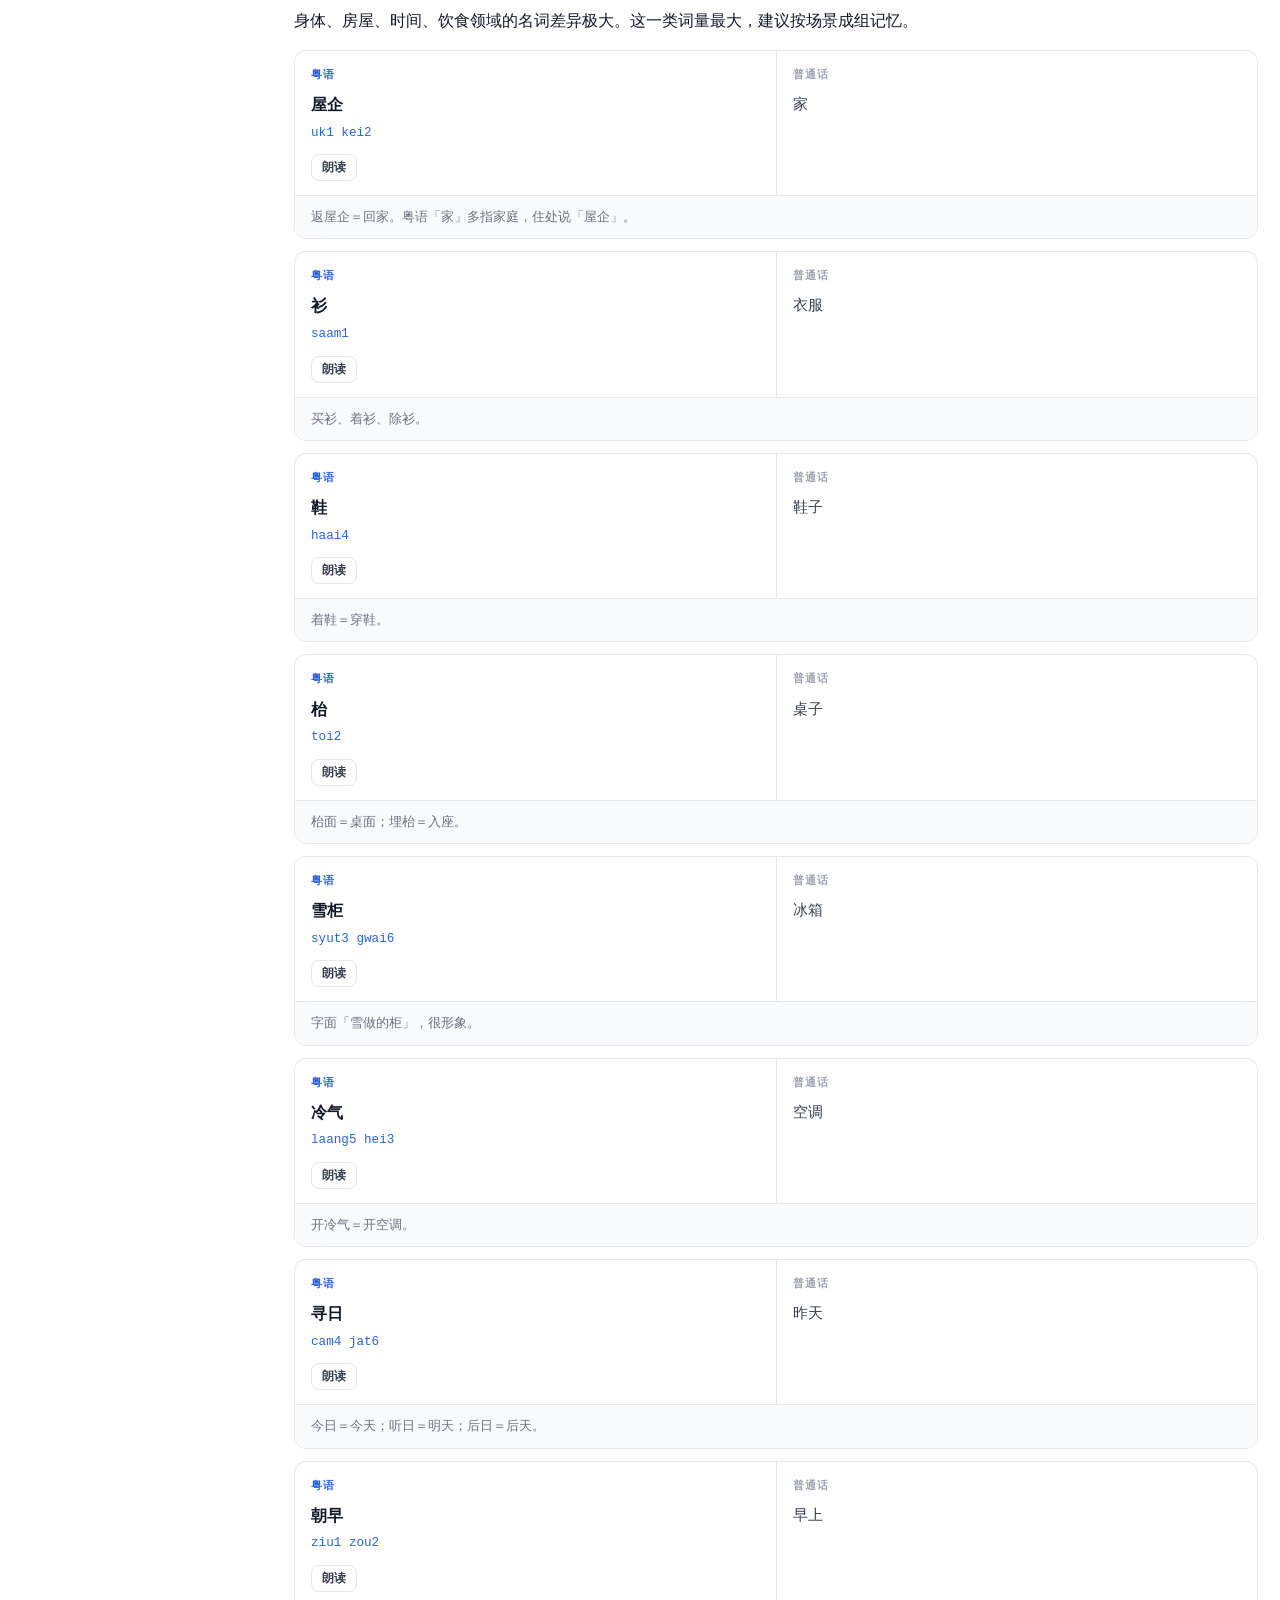
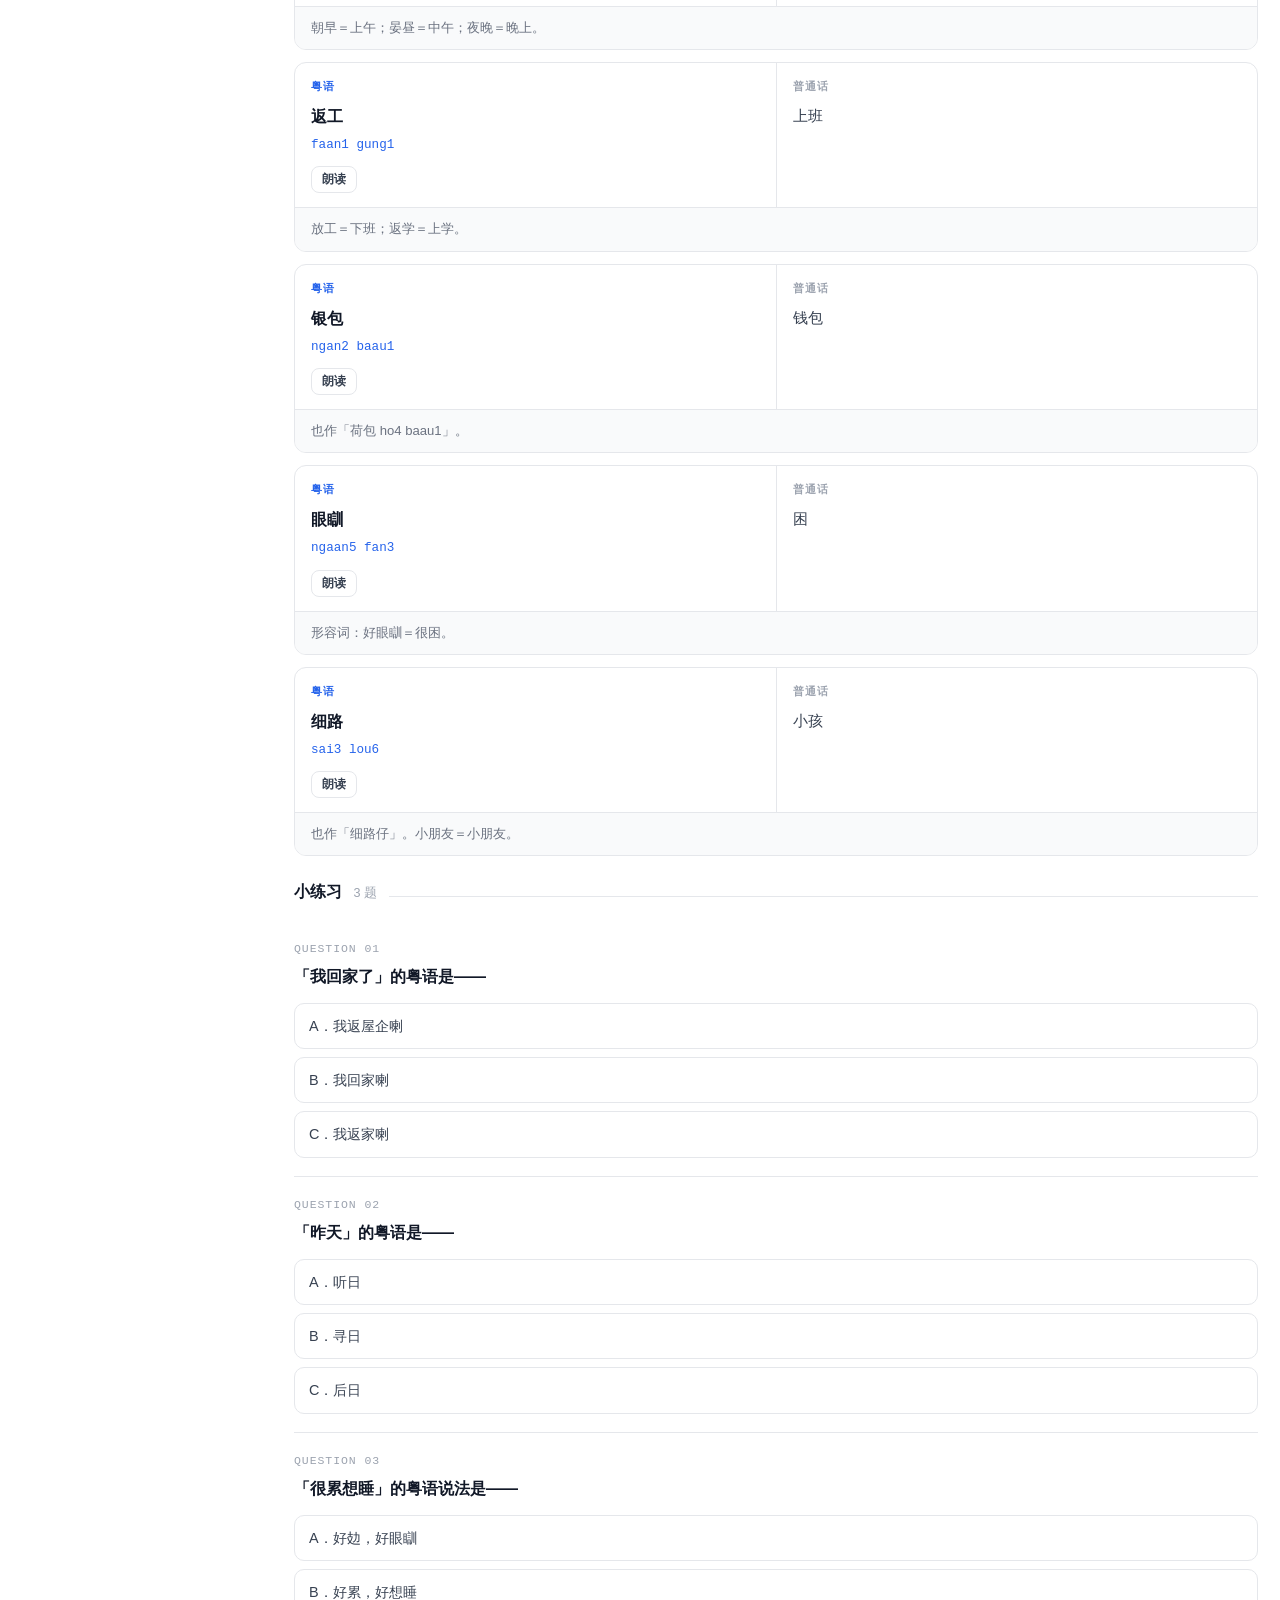
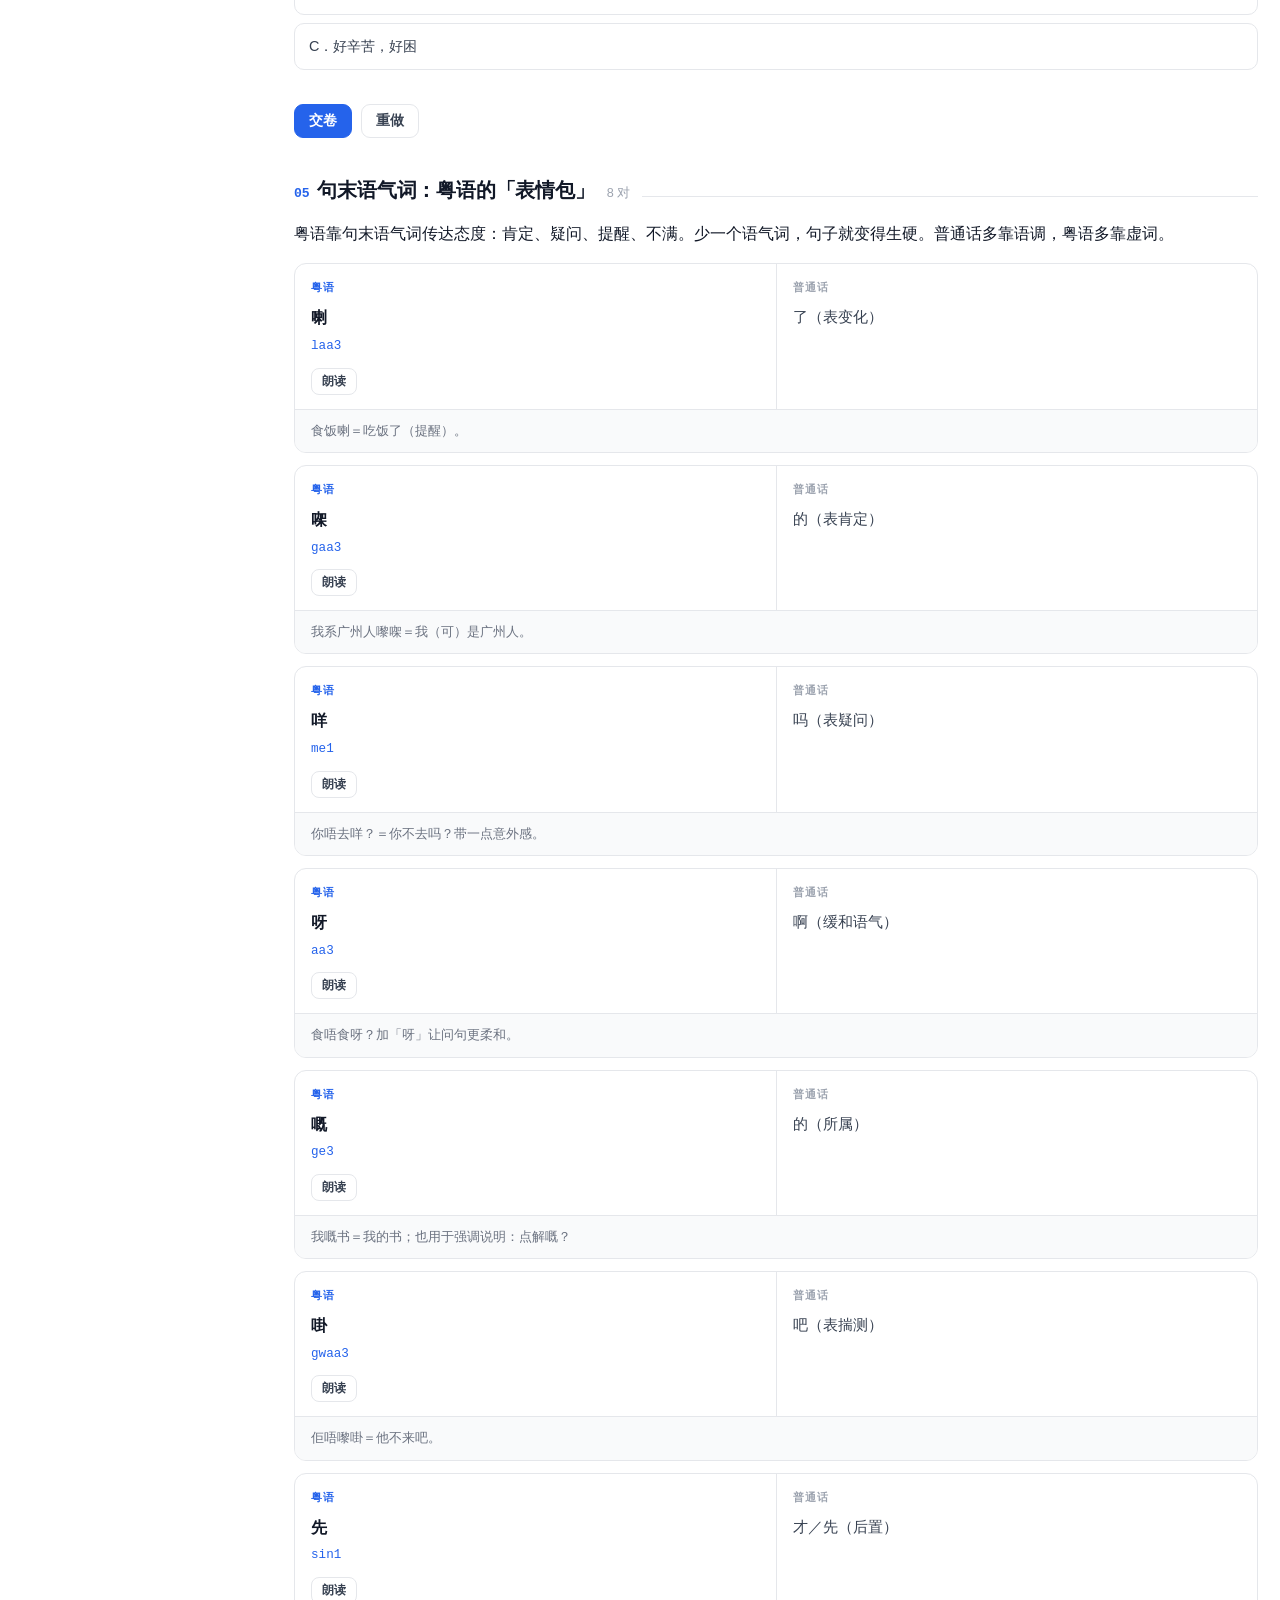
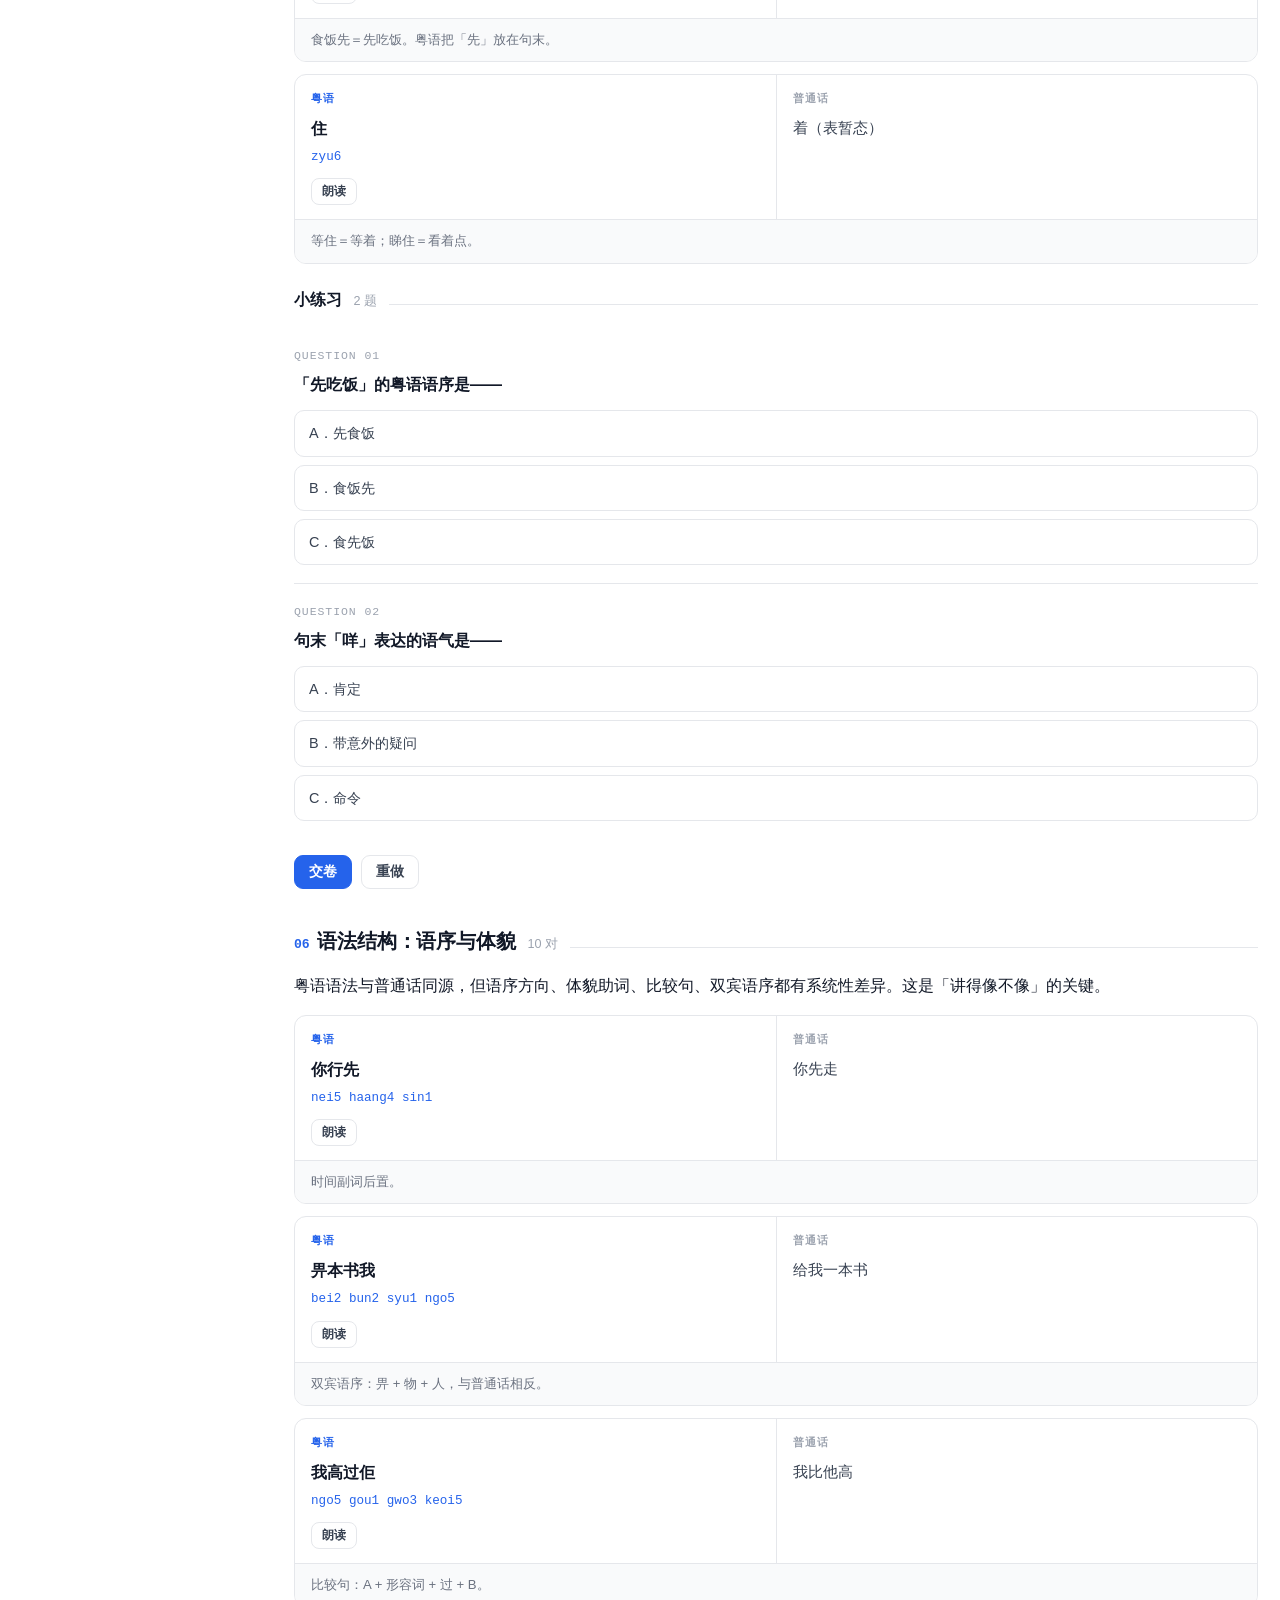
<file: diff.html>
<!DOCTYPE html>
<html lang="zh-CN" data-theme="light" data-fs="m">
<head>
<meta charset="UTF-8">
<meta name="viewport" content="width=device-width, initial-scale=1.0">
<title>粤普差异对照 — 粤语系统教程</title>
<link rel="stylesheet" href="assets/style.css">
<script>
(function(){try{var r=document.documentElement;
r.setAttribute("data-theme",JSON.parse(localStorage.getItem("yy2.theme")||'"light"')==="dark"?"dark":"light");
var f=JSON.parse(localStorage.getItem("yy2.fs")||'"m"');r.setAttribute("data-fs",/^[sml]$/.test(f)?f:"m");
}catch(e){}})();
</script>
</head>
<body data-page="diff">

<header id="topbar"></header>

<div class="shell">
  <aside class="sidebar" id="sidebar"></aside>

  <main class="content">

    <div class="page-head">
      <div class="crumb"><a href="index.html">首页</a><span>›</span>粤普差异</div>
      <div class="eyebrow">Special · Cantonese vs Mandarin</div>
      <h1 class="page-title">粤普差异：<span class="accent">逐组对照</span></h1>
      <p class="page-desc">粤语与普通话书写相通，但用词与语序是两套系统。本专题把差异最集中的领域拆成 <b id="g-total">—</b> 组、共 <b id="p-total">—</b> 对，逐个左右对照，并配小练习即时检验。看完你就能避开「走＝走路」「食＝吃」这类最常见的陷阱。</p>
    </div>

    <div class="chips" id="dg-chips"></div>

    <div id="diff-box"></div>

    <section class="sec" id="dg-mistakes">
      <div class="sec-head"><h2>本专题错题</h2><span class="cnt" id="dm-cnt"></span><span class="rule"></span>
        <button class="btn sm ghost" id="dm-clear">清空</button></div>
      <div id="dm-list"></div>
    </section>

    <p class="voice-note muted small"></p>
  </main>
</div>

<footer class="footer">
  <div class="footer-in">
    <span>同一个意思，两种说法 —— 分清了就不会「鸡同鸭讲」。</span>
    <span>粤语系统教程 V2 · 专题</span>
  </div>
</footer>

<script src="assets/app.js"></script>
<script src="assets/data-phonetics.js"></script>
<script src="assets/data-vocab.js"></script>
<script src="assets/data-grammar.js"></script>
<script src="assets/data-dialogues.js"></script>
<script src="assets/data-diff.js"></script>
<script src="assets/data-quiz.js"></script>
<script>
(function(){
  var $ = YY.$, esc = YY.esc;
  var pairTotal = DIFF_GROUPS.reduce(function(a, g){ return a + g.pairs.length; }, 0);
  $("#g-total").textContent = DIFF_GROUPS.length;
  $("#p-total").textContent = pairTotal;

  YY.setToc(DIFF_GROUPS.map(function(g, i){
    return {id:"dg-" + i, label:g.g.split("：")[0], n:YY.pad(i + 1), c:g.pairs.length};
  }));

  $("#dg-chips").innerHTML = DIFF_GROUPS.map(function(g, i){
    return '<button class="chip" data-jump="' + i + '">' + esc(g.g.split("：")[0]) + '<span class="n">' + g.pairs.length + "</span></button>";
  }).join("");
  $("#dg-chips").addEventListener("click", function(e){
    var c = e.target.closest(".chip");
    if(!c) return;
    var el = document.getElementById("dg-" + c.dataset.jump);
    if(el) el.scrollIntoView({block:"start"});
  });

  var box = $("#diff-box");
  DIFF_GROUPS.forEach(function(g, gi){
    var sec = document.createElement("section");
    sec.className = "sec"; sec.id = "dg-" + gi;
    sec.innerHTML =
      '<div class="sec-head"><h2><span style="font-family:var(--mono);font-size:.82rem;color:var(--primary);margin-right:8px">' + YY.pad(gi + 1) + "</span>" + esc(g.g) + "</h2>" +
      '<span class="cnt">' + g.pairs.length + " 对</span><span class=\"rule\"></span></div>" +
      "<p>" + esc(g.d) + "</p>" +
      '<div style="margin-top:16px">' + g.pairs.map(function(p, pi){
        return '<div class="diff-pair" id="dg-' + gi + "-" + pi + '">' +
          '<div class="dp-body">' +
            '<div class="dp-col"><div class="dp-collab yue-lab">粤语</div>' +
              '<div class="dp-y">' + esc(p.y) + '</div><div class="dp-j">' + esc(p.j) + "</div>" +
              '<div style="margin-top:9px"><button class="btn sm ghost" data-say="' + esc(p.y) + '">朗读</button></div></div>' +
            '<div class="dp-col"><div class="dp-collab man-lab">普通话</div>' +
              '<div class="dp-m">' + esc(p.m) + "</div></div>" +
          "</div>" +
          (p.note ? '<div class="dp-note">' + esc(p.note) + "</div>" : "") +
        "</div>";
      }).join("") + "</div>" +
      '<div class="sec" style="margin-top:26px"><div class="sec-head"><h3 style="font-size:1rem">小练习</h3>' +
        '<span class="cnt">' + g.quiz.length + ' 题</span><span class="rule"></span></div>' +
        '<div id="dq-' + gi + '"></div>' +
        '<div class="btnrow mt16" id="quiz-bar-dg' + gi + '">' +
          '<button class="btn primary" data-submit="1">交卷</button>' +
          '<button class="btn ghost" data-reset="1">重做</button></div>' +
        '<div class="quiz-result" id="res-dg' + gi + '"></div></div>';
    box.appendChild(sec);

    YY.renderQuiz($("#dq-" + gi), {key:"dg" + gi, title:g.g.split("：")[0] + " 小练习", qs:g.quiz});
  });

  /* 本专题错题 */
  function renderMistakes(){
    var ms = YY.mistakes().filter(function(m){ return /^dg\d+$/.test(m.key); });
    $("#dm-cnt").textContent = ms.length ? "共 " + ms.length + " 题" : "";
    if(!ms.length){ $("#dm-list").innerHTML = '<div class="empty">本专题暂无错题。做完上面的小练习，答错的题会自动收进这里。</div>'; return; }
    $("#dm-list").innerHTML = ms.map(function(m){
      return '<div class="mistake"><span class="mi">' + (m.qi + 1) + '</span><div class="mb">' +
        '<div class="mq">' + m.q + "</div>" +
        '<div class="ma">你选：<i>' + (m.chose == null ? "未作答" : esc(m.o[m.chose])) + "</i>　正确答案：<b>" + esc(m.o[m.a]) + "</b>　·　" + esc(m.t) + "</div>" +
        '<div class="ma">' + m.e + "</div></div></div>";
    }).join("");
  }
  renderMistakes();
  document.addEventListener("yy:progress", renderMistakes);

  $("#dm-clear").addEventListener("click", function(){
    if(!YY.mistakes().some(function(m){ return /^dg\d+$/.test(m.key); })){ YY.toast("本专题没有错题"); return; }
    if(!confirm("确定清空本专题错题？")) return;
    YY.saveMistakes(YY.mistakes().filter(function(m){ return !/^dg\d+$/.test(m.key); }));
    renderMistakes();
    YY.toast("已清空本专题错题");
  });
})();
</script>
</body>
</html>
</file>
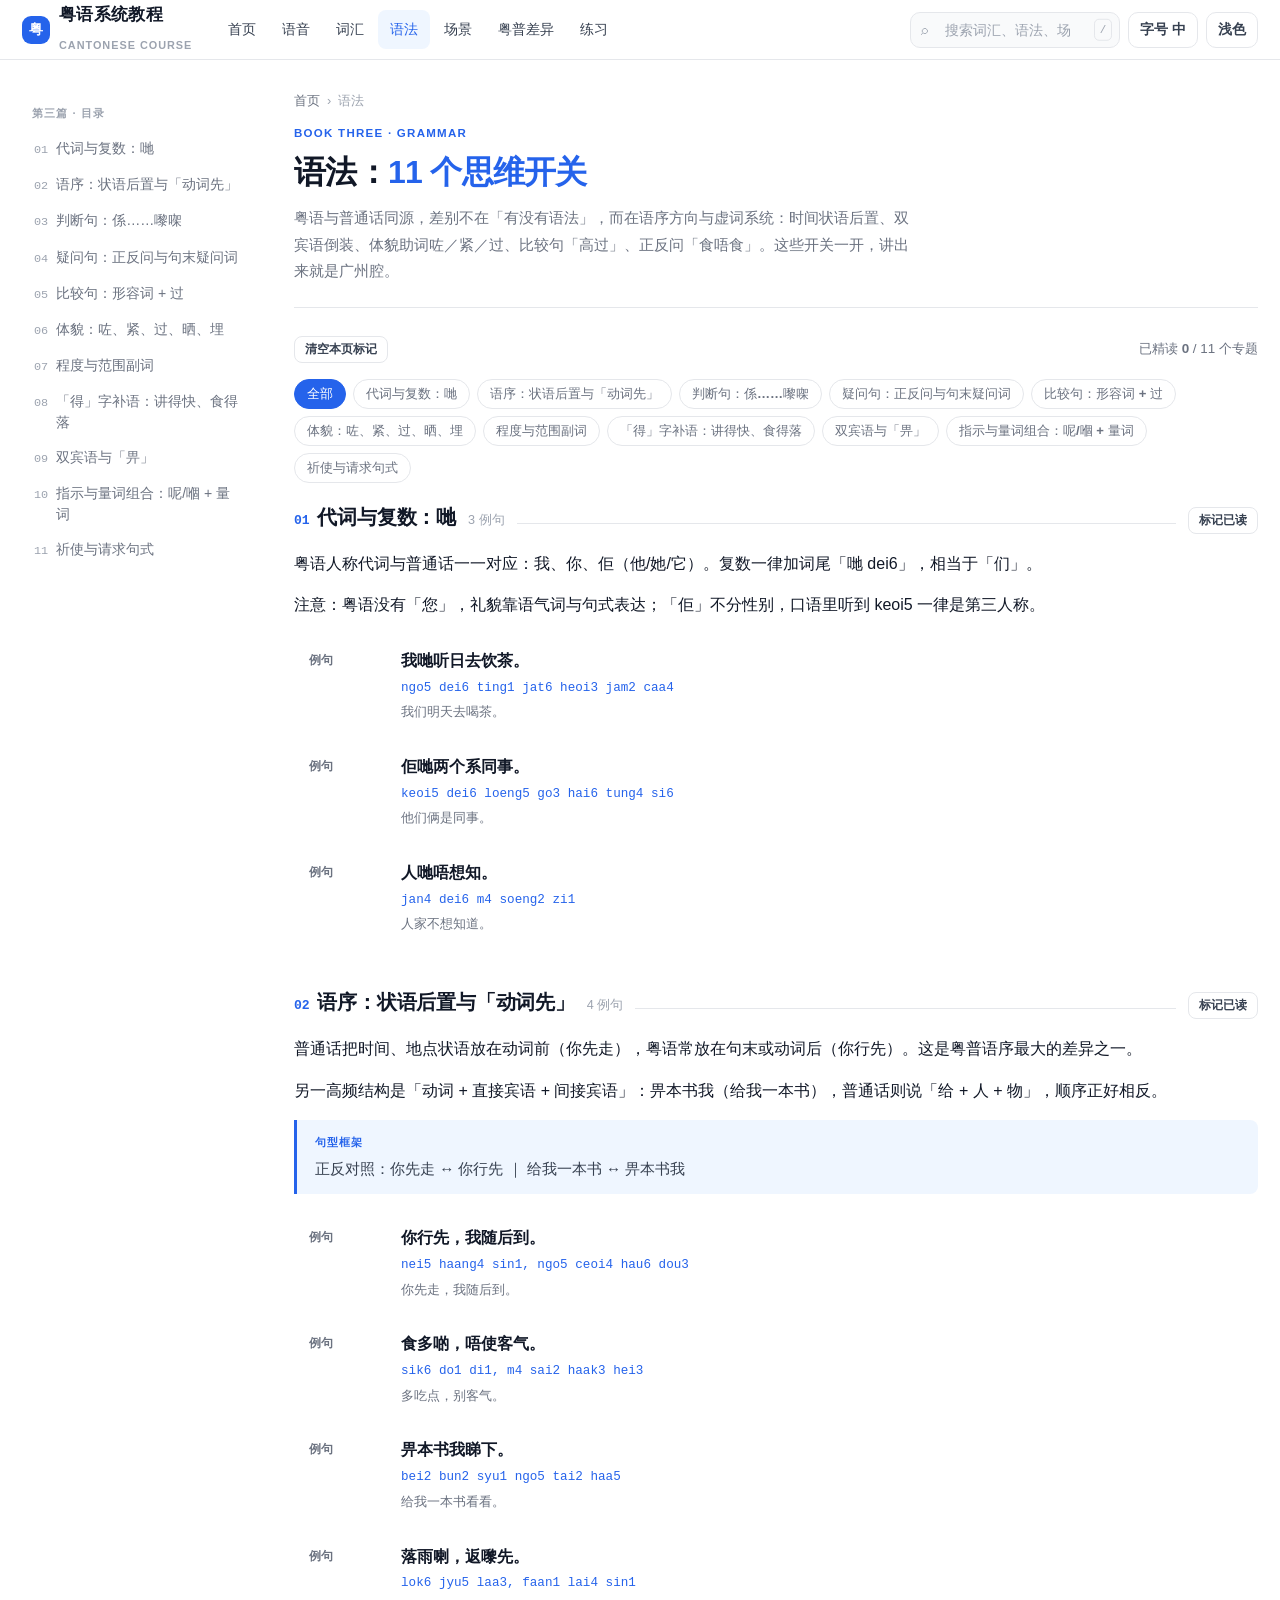
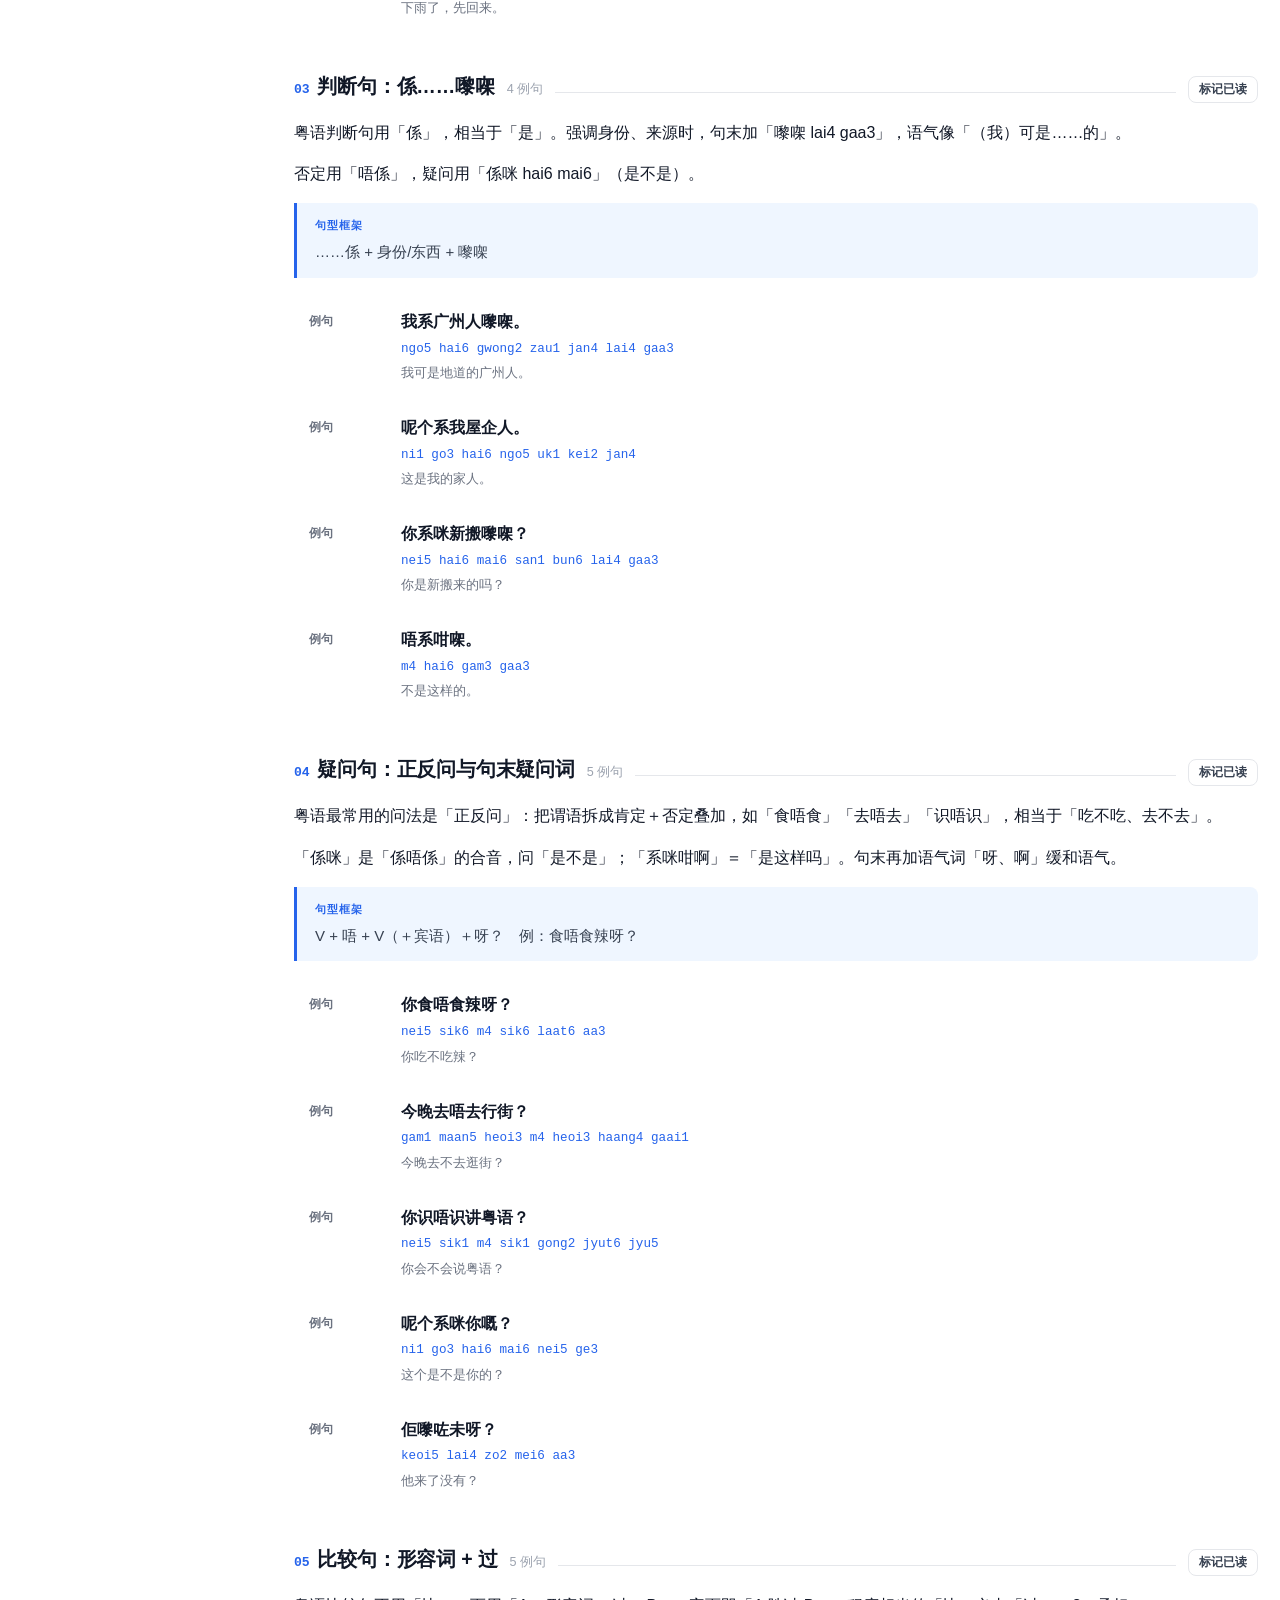
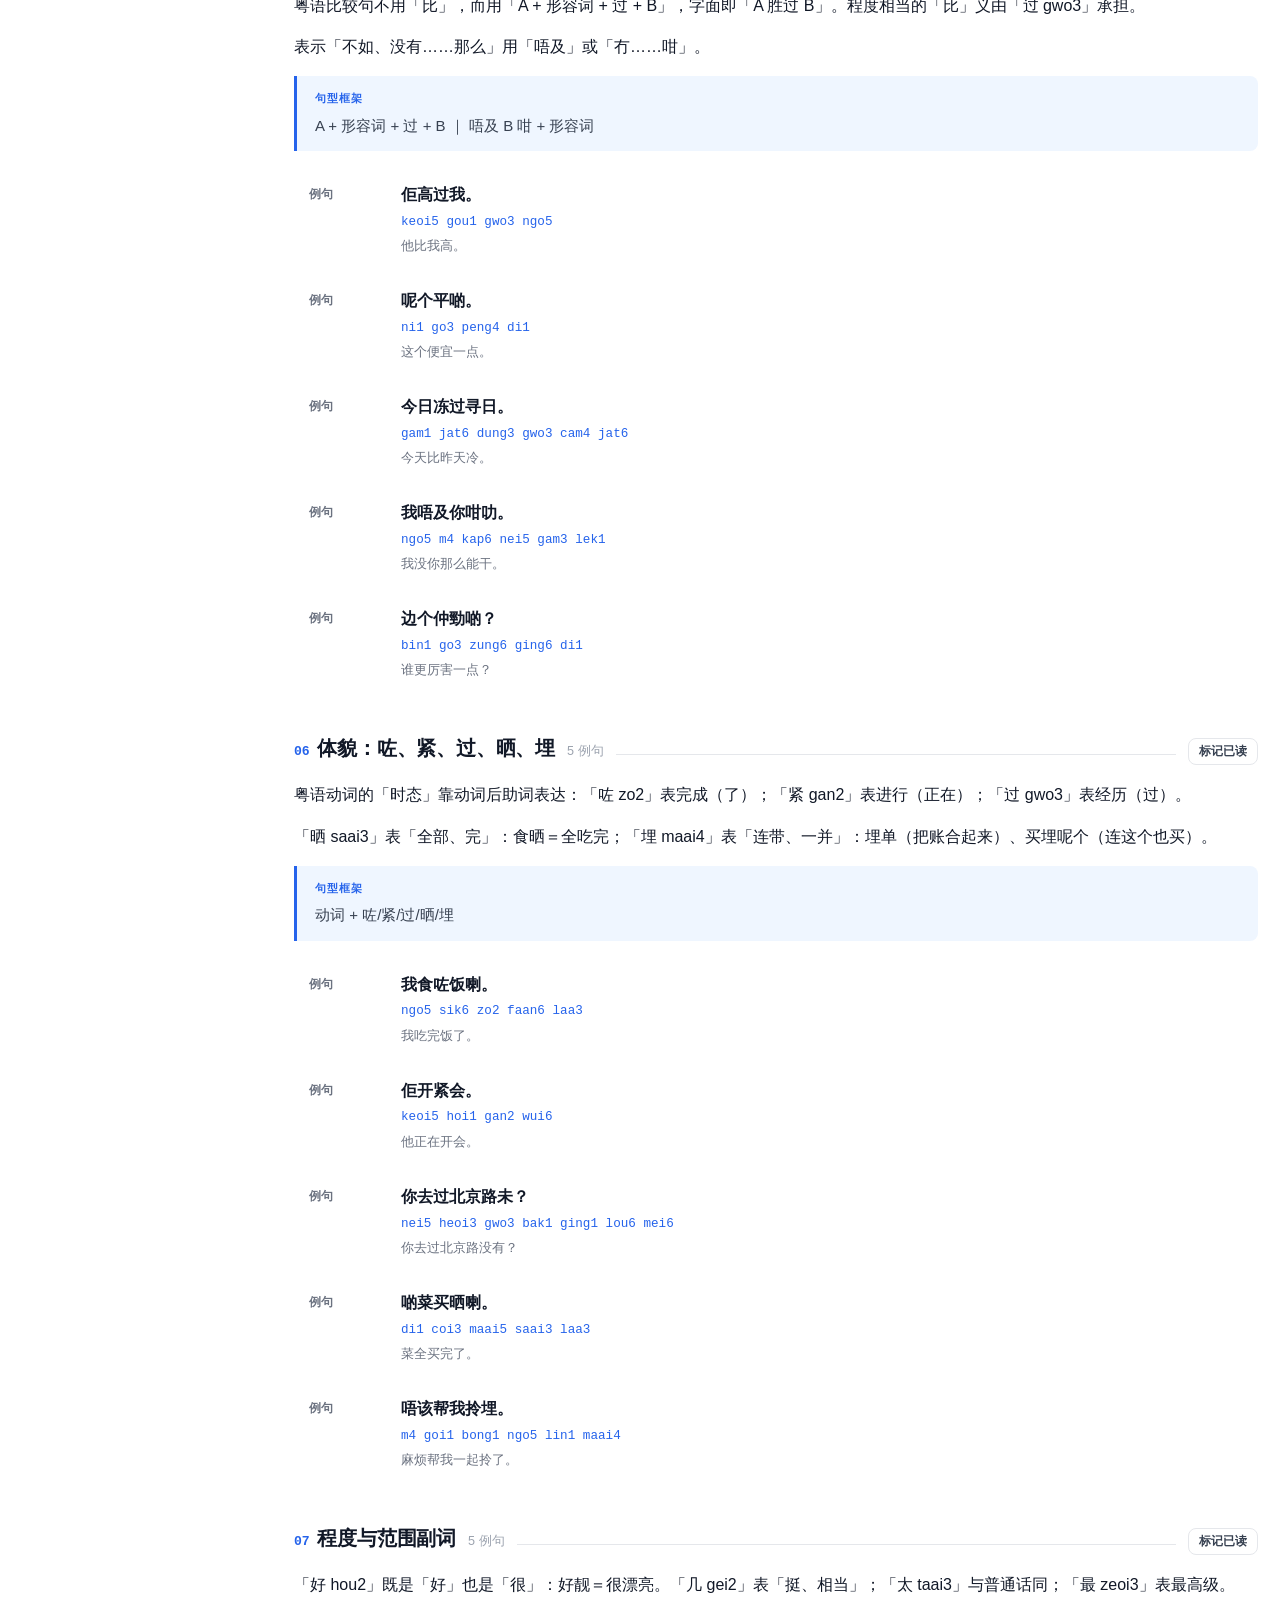
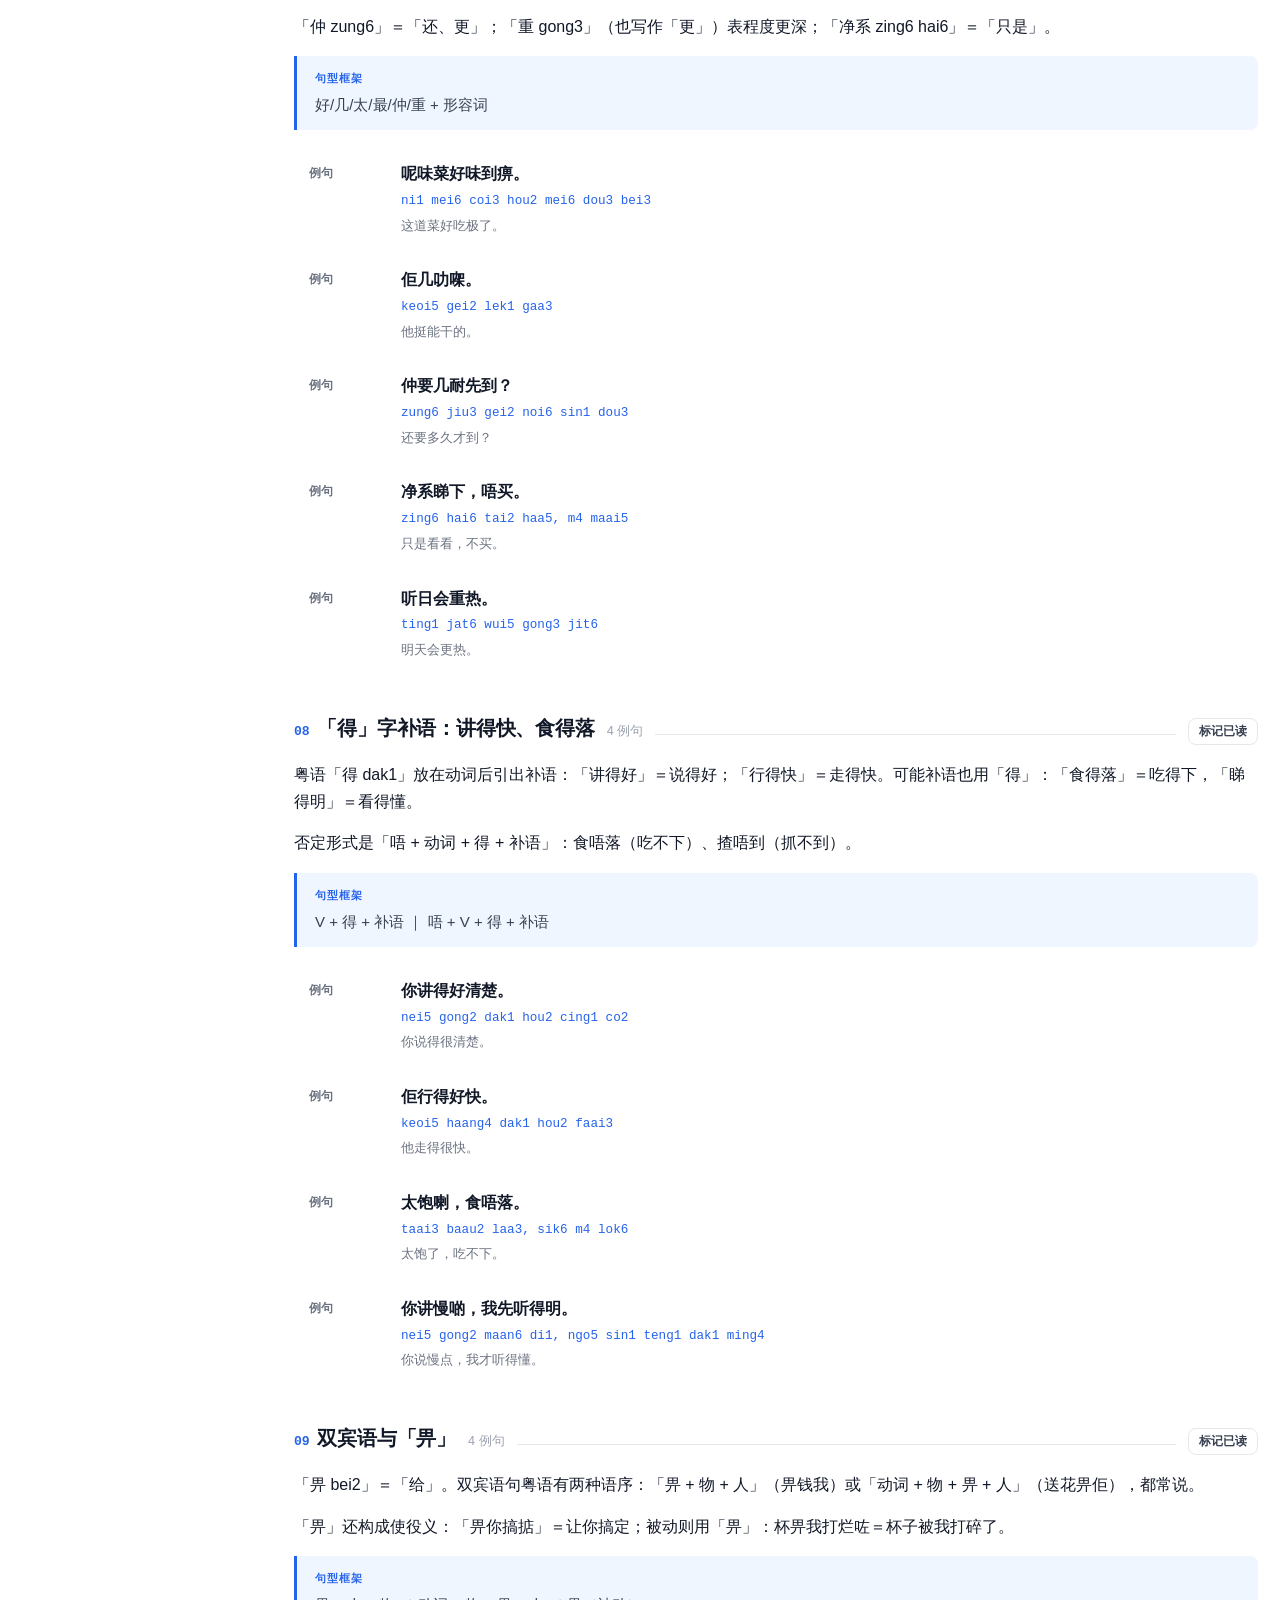
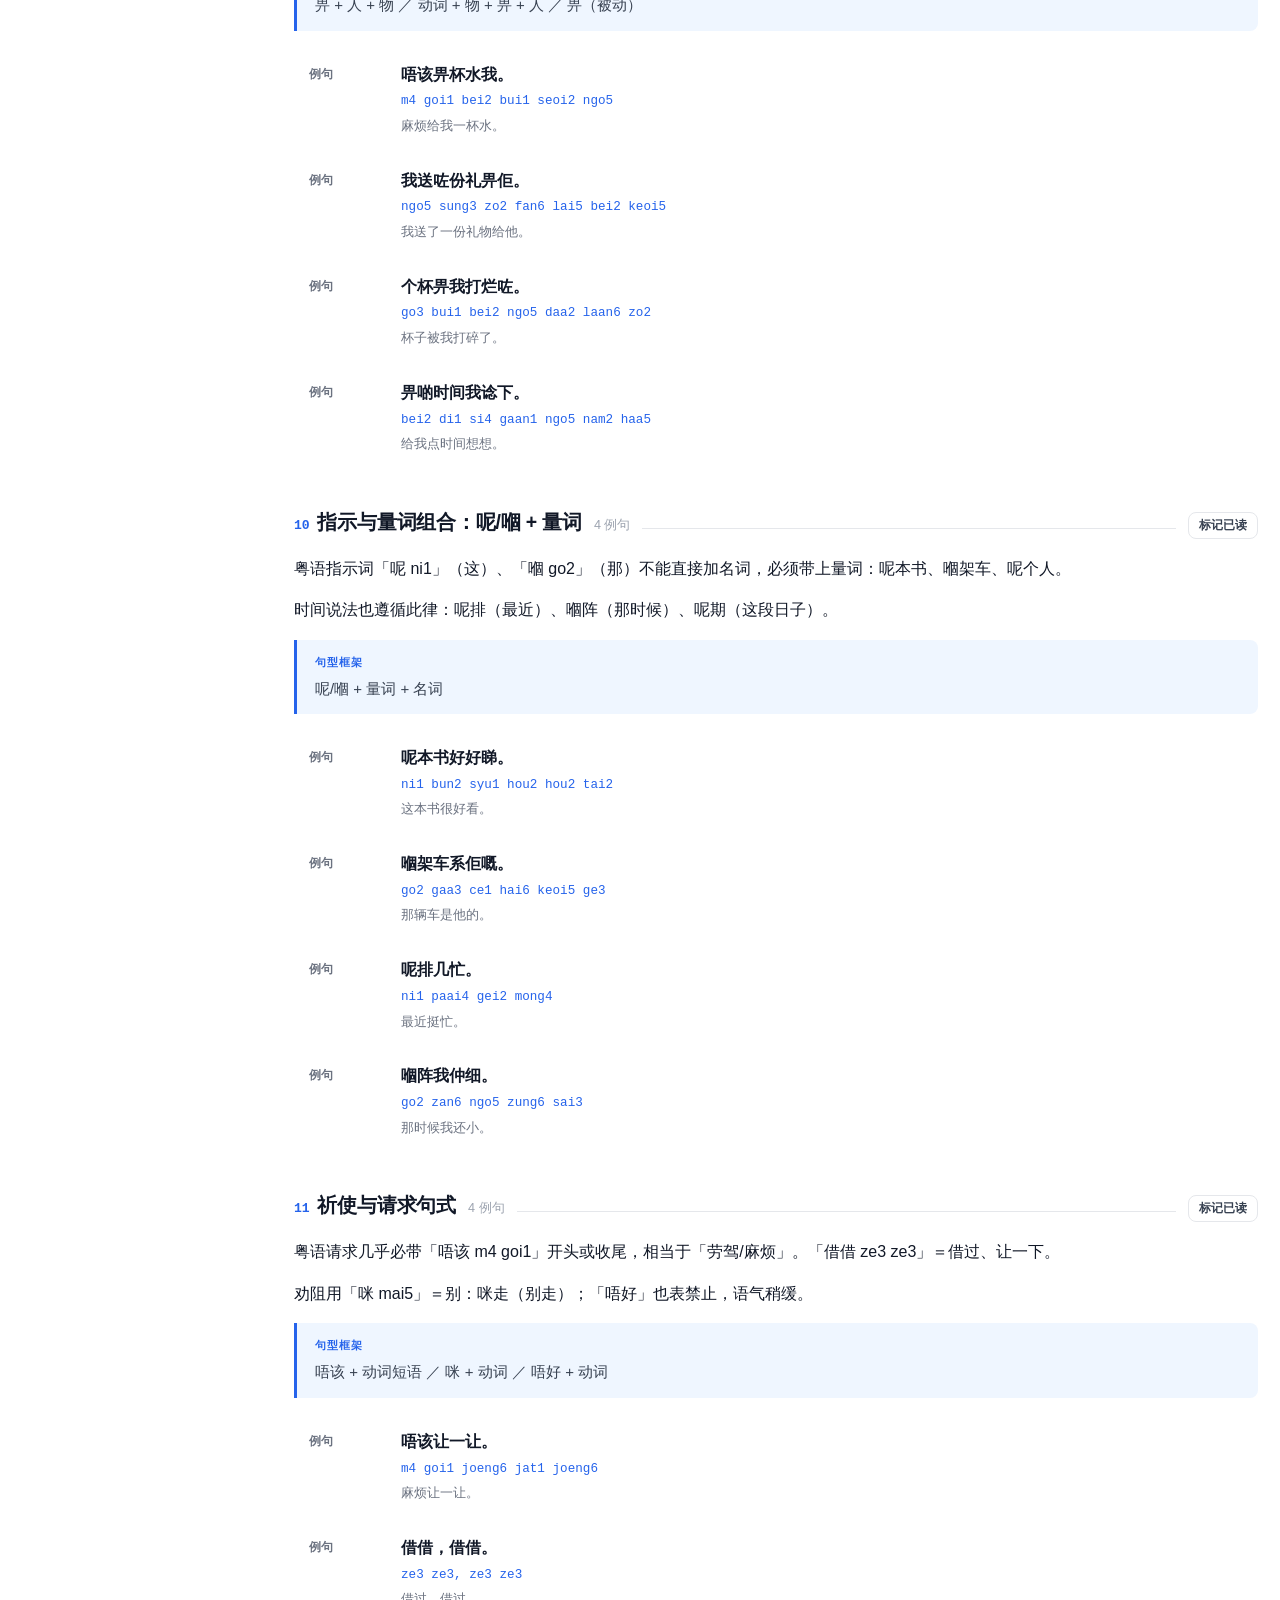
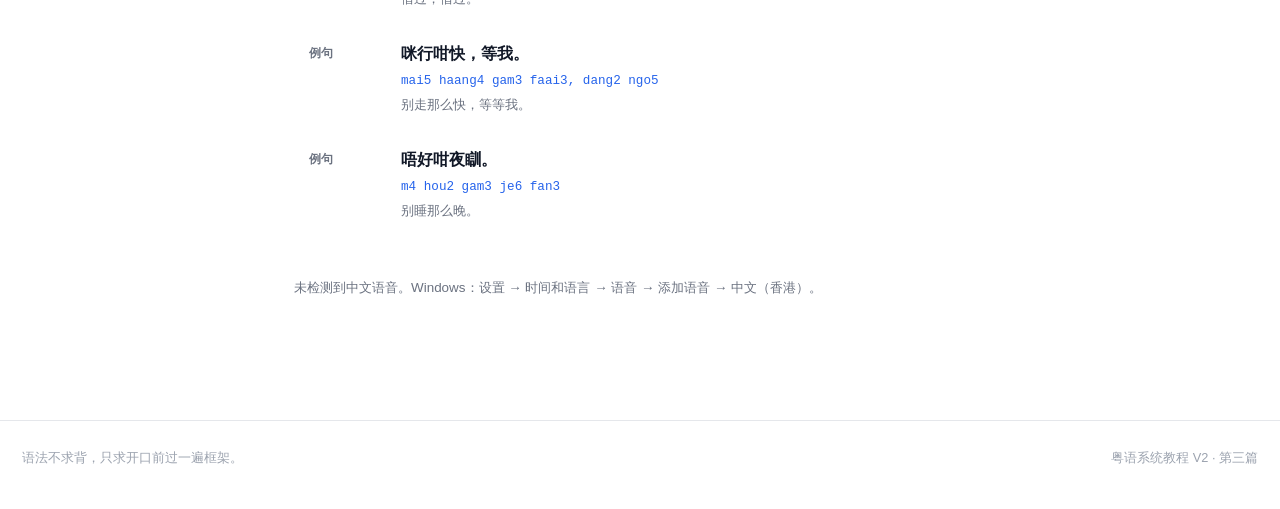
<file: grammar.html>
<!DOCTYPE html>
<html lang="zh-CN" data-theme="light" data-fs="m">
<head>
<meta charset="UTF-8">
<meta name="viewport" content="width=device-width, initial-scale=1.0">
<title>语法 · 11 专题 — 粤语系统教程</title>
<link rel="stylesheet" href="assets/style.css">
<script>
(function(){try{var r=document.documentElement;
r.setAttribute("data-theme",JSON.parse(localStorage.getItem("yy2.theme")||'"light"')==="dark"?"dark":"light");
var f=JSON.parse(localStorage.getItem("yy2.fs")||'"m"');r.setAttribute("data-fs",/^[sml]$/.test(f)?f:"m");
}catch(e){}})();
</script>
</head>
<body data-page="grammar">

<header id="topbar"></header>

<div class="shell">
  <aside class="sidebar" id="sidebar"></aside>

  <main class="content">

    <div class="page-head">
      <div class="crumb"><a href="index.html">首页</a><span>›</span>语法</div>
      <div class="eyebrow">Book Three · Grammar</div>
      <h1 class="page-title">语法：<span class="accent">11 个思维开关</span></h1>
      <p class="page-desc">粤语与普通话同源，差别不在「有没有语法」，而在语序方向与虚词系统：时间状语后置、双宾语倒装、体貌助词咗／紧／过、比较句「高过」、正反问「食唔食」。这些开关一开，讲出来就是广州腔。</p>
    </div>

    <div class="sec" style="margin-bottom:22px">
      <div class="btnrow" style="justify-content:space-between">
        <button class="btn sm ghost" id="btn-reset">清空本页标记</button>
        <span class="muted small">已精读 <b id="g-num">0</b> / <span id="g-total">—</span> 个专题</span>
      </div>
      <div class="chips" id="g-chips" style="margin-top:16px"></div>
    </div>

    <div id="grammar-box"></div>

    <p class="voice-note muted small"></p>
  </main>
</div>

<footer class="footer">
  <div class="footer-in">
    <span>语法不求背，只求开口前过一遍框架。</span>
    <span>粤语系统教程 V2 · 第三篇</span>
  </div>
</footer>

<script src="assets/app.js"></script>
<script src="assets/data-phonetics.js"></script>
<script src="assets/data-vocab.js"></script>
<script src="assets/data-grammar.js"></script>
<script src="assets/data-dialogues.js"></script>
<script src="assets/data-diff.js"></script>
<script src="assets/data-quiz.js"></script>
<script>
(function(){
  var $ = YY.$, esc = YY.esc;
  $("#g-total").textContent = GRAMMAR.length;

  YY.setToc(GRAMMAR.map(function(g, i){
    return {id:"g-" + i, label:g.t, n:YY.pad(i + 1)};
  }));

  $("#g-chips").innerHTML =
    '<button class="chip active" data-jump="all">全部</button>' +
    GRAMMAR.map(function(g, i){
      return '<button class="chip" data-jump="' + i + '">' + esc(g.t) + "</button>";
    }).join("");
  $("#g-chips").addEventListener("click", function(e){
    var c = e.target.closest(".chip");
    if(!c) return;
    YY.$$("#g-chips .chip").forEach(function(x){ x.classList.remove("active"); });
    c.classList.add("active");
    if(c.dataset.jump === "all"){ window.scrollTo({top:0, behavior:"smooth"}); return; }
    var el = document.getElementById("g-" + c.dataset.jump);
    if(el) el.scrollIntoView({block:"start"});
  });

  $("#grammar-box").innerHTML = GRAMMAR.map(function(g, i){
    var done = YY.isLearned("g:" + i);
    return '<section class="sec" id="g-' + i + '">' +
      '<div class="sec-head"><h2><span style="font-family:var(--mono);font-size:.82rem;color:var(--primary);margin-right:8px">' + YY.pad(i + 1) + "</span>" + esc(g.t) + "</h2>" +
      '<span class="cnt">' + g.ex.length + ' 例句</span><span class="rule"></span>' +
      '<button class="btn sm' + (done ? " on" : "") + '" data-mark="g:' + i + '" data-base="标记已读" data-done="已读 ✓">' + (done ? "已读 ✓" : "标记已读") + "</button></div>" +
      g.p.map(function(par){ return "<p>" + esc(par) + "</p>"; }).join("") +
      (g.pat ? '<div class="quote"><span class="qt">句型框架</span>' + esc(g.pat) + "</div>" : "") +
      '<div class="lines" style="margin-top:14px">' + g.ex.map(function(ex){
        return '<div class="dline"><span class="who" style="text-align:left">例句</span><div>' +
          '<div class="y">' + esc(ex.y) + "</div>" +
          '<div class="j">' + esc(ex.j) + "</div>" +
          '<div class="m">' + esc(ex.m) + "</div>" +
          '<div class="acts"><button class="btn sm ghost" data-say="' + esc(ex.y) + '">朗读</button></div>' +
        "</div></div>";
      }).join("") + "</div></section>";
  }).join("");

  function refresh(){
    var n = 0;
    GRAMMAR.forEach(function(_, i){ if(YY.isLearned("g:" + i)) n++; });
    $("#g-num").textContent = n;
  }
  document.addEventListener("yy:progress", refresh);
  refresh();

  $("#btn-reset").addEventListener("click", function(){
    if(!confirm("确定清除本页全部「已读」标记？")) return;
    GRAMMAR.forEach(function(_, i){ if(YY.isLearned("g:" + i)) YY.toggleLearned("g:" + i); });
    YY.$$(".sec-head .btn.on").forEach(function(b){ b.classList.remove("on"); b.textContent = "标记已读"; });
    document.dispatchEvent(new CustomEvent("yy:progress"));
    YY.toast("已清空本页标记");
  });
})();
</script>
</body>
</html>
</file>
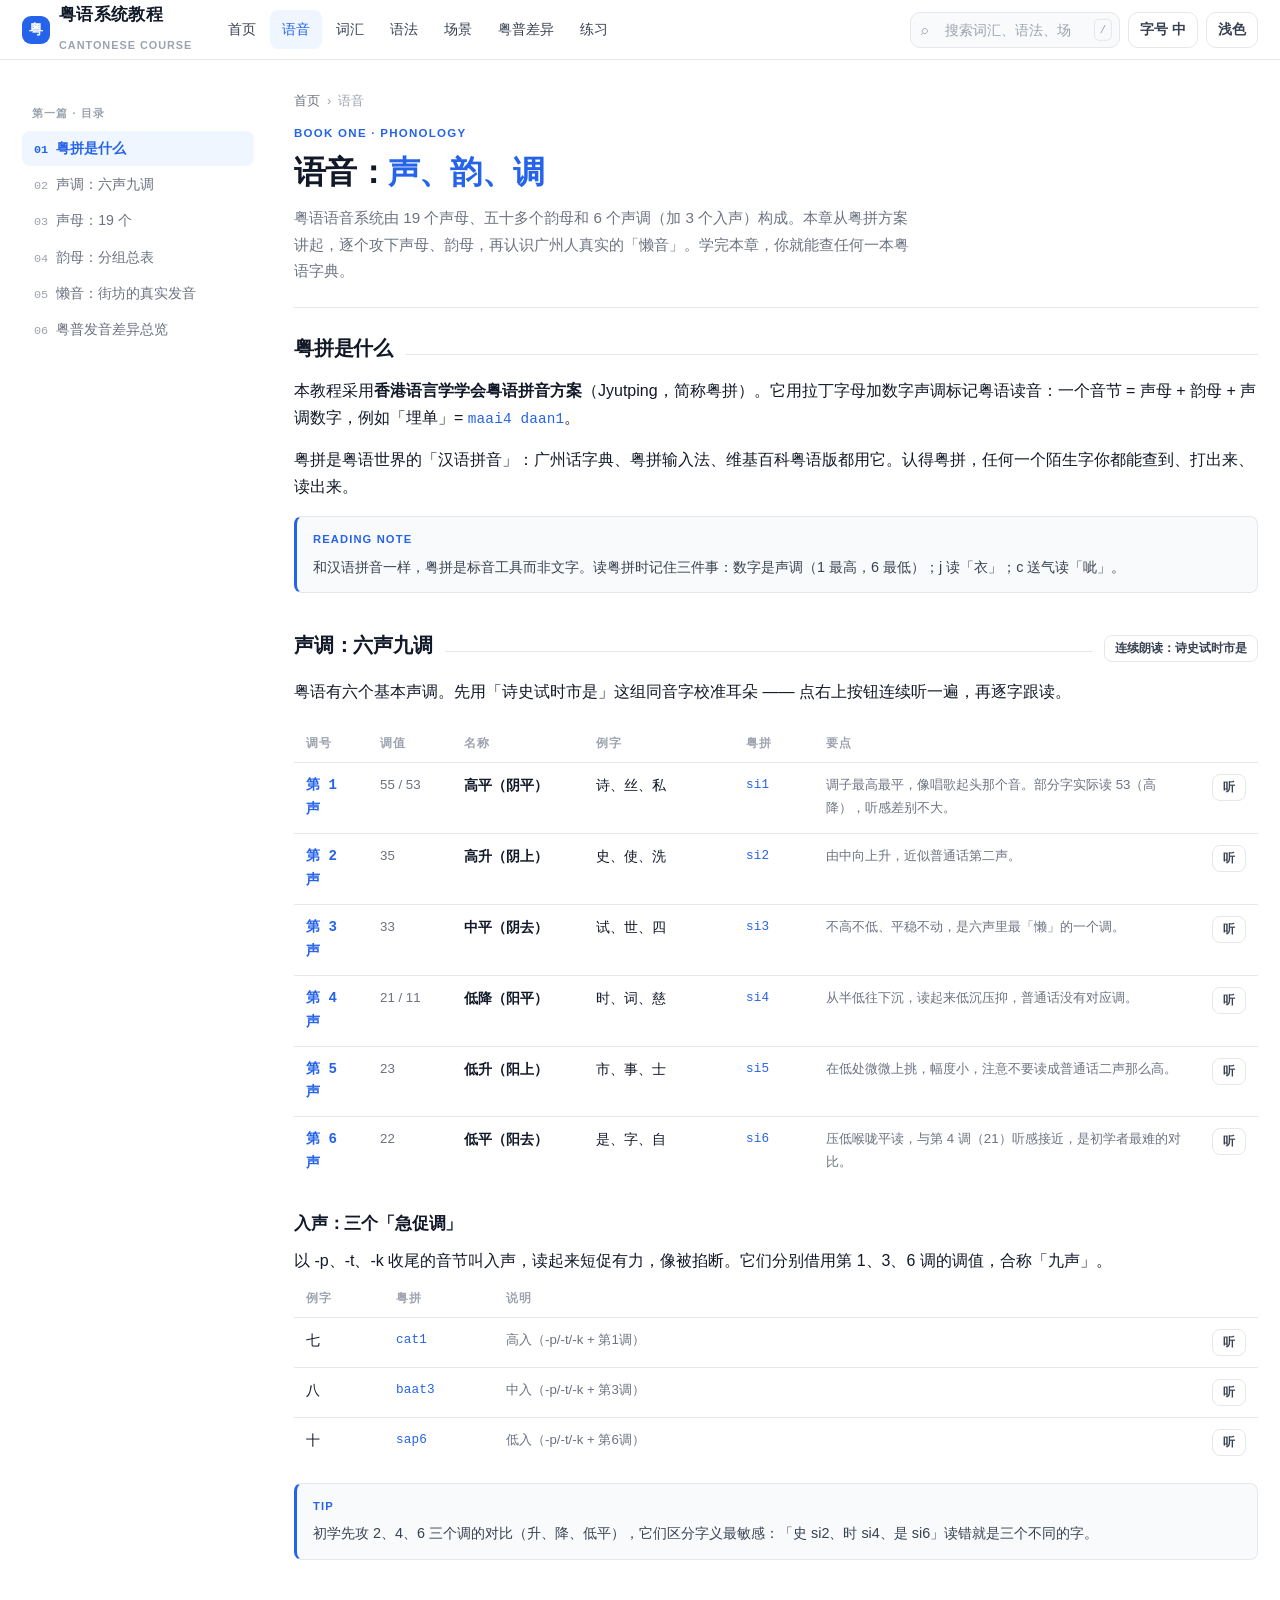
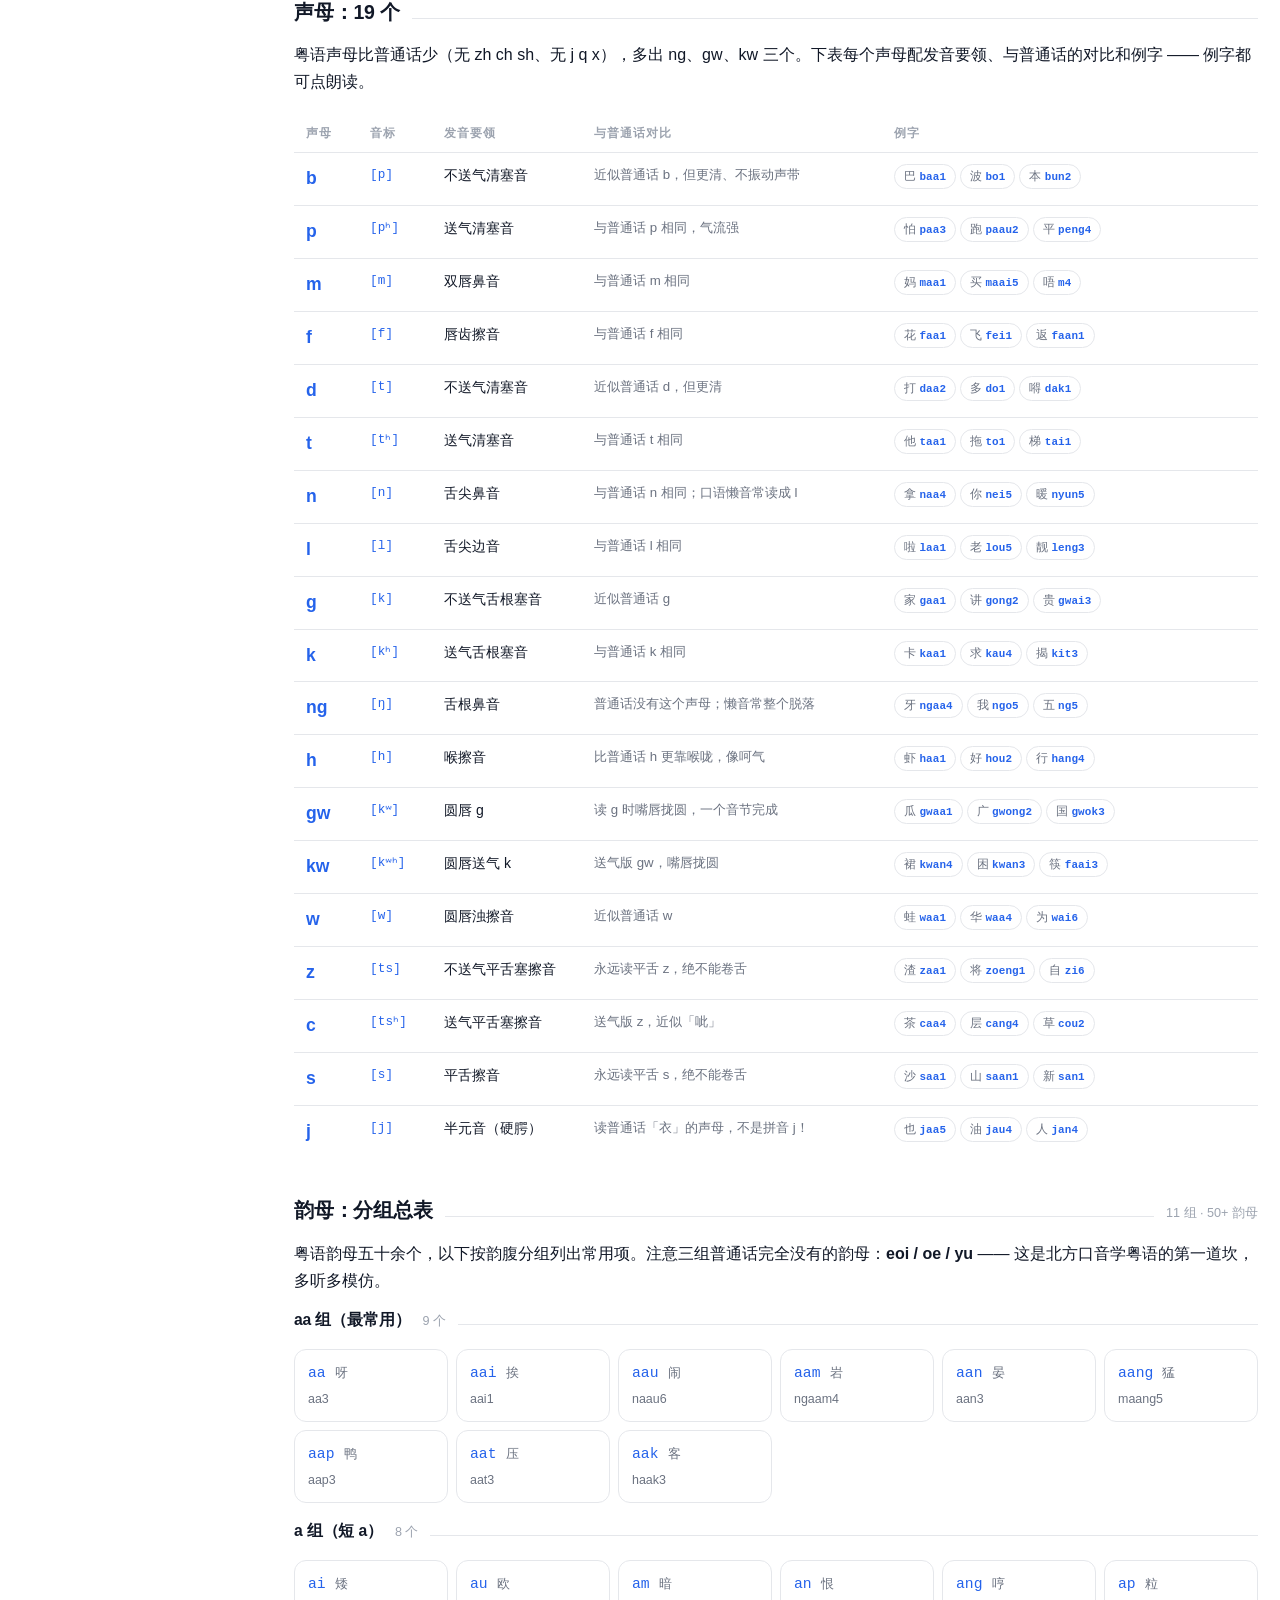
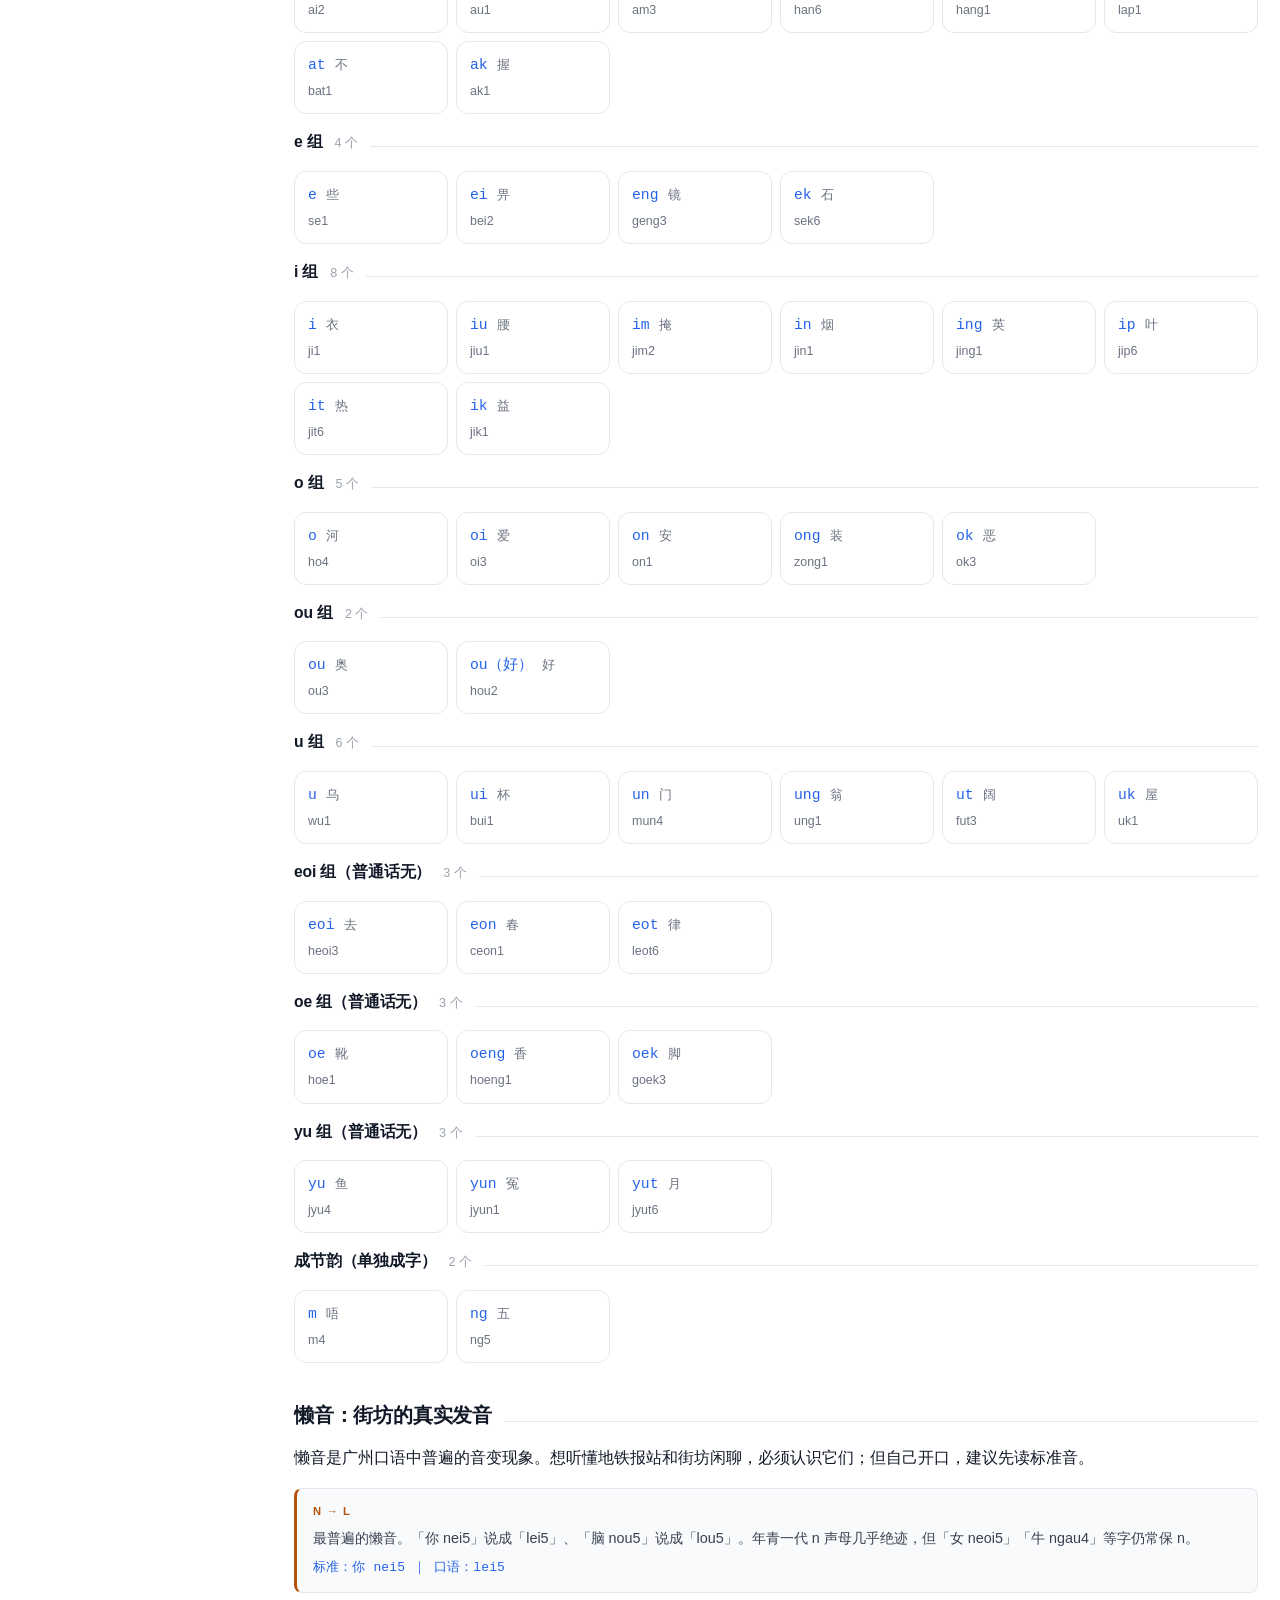
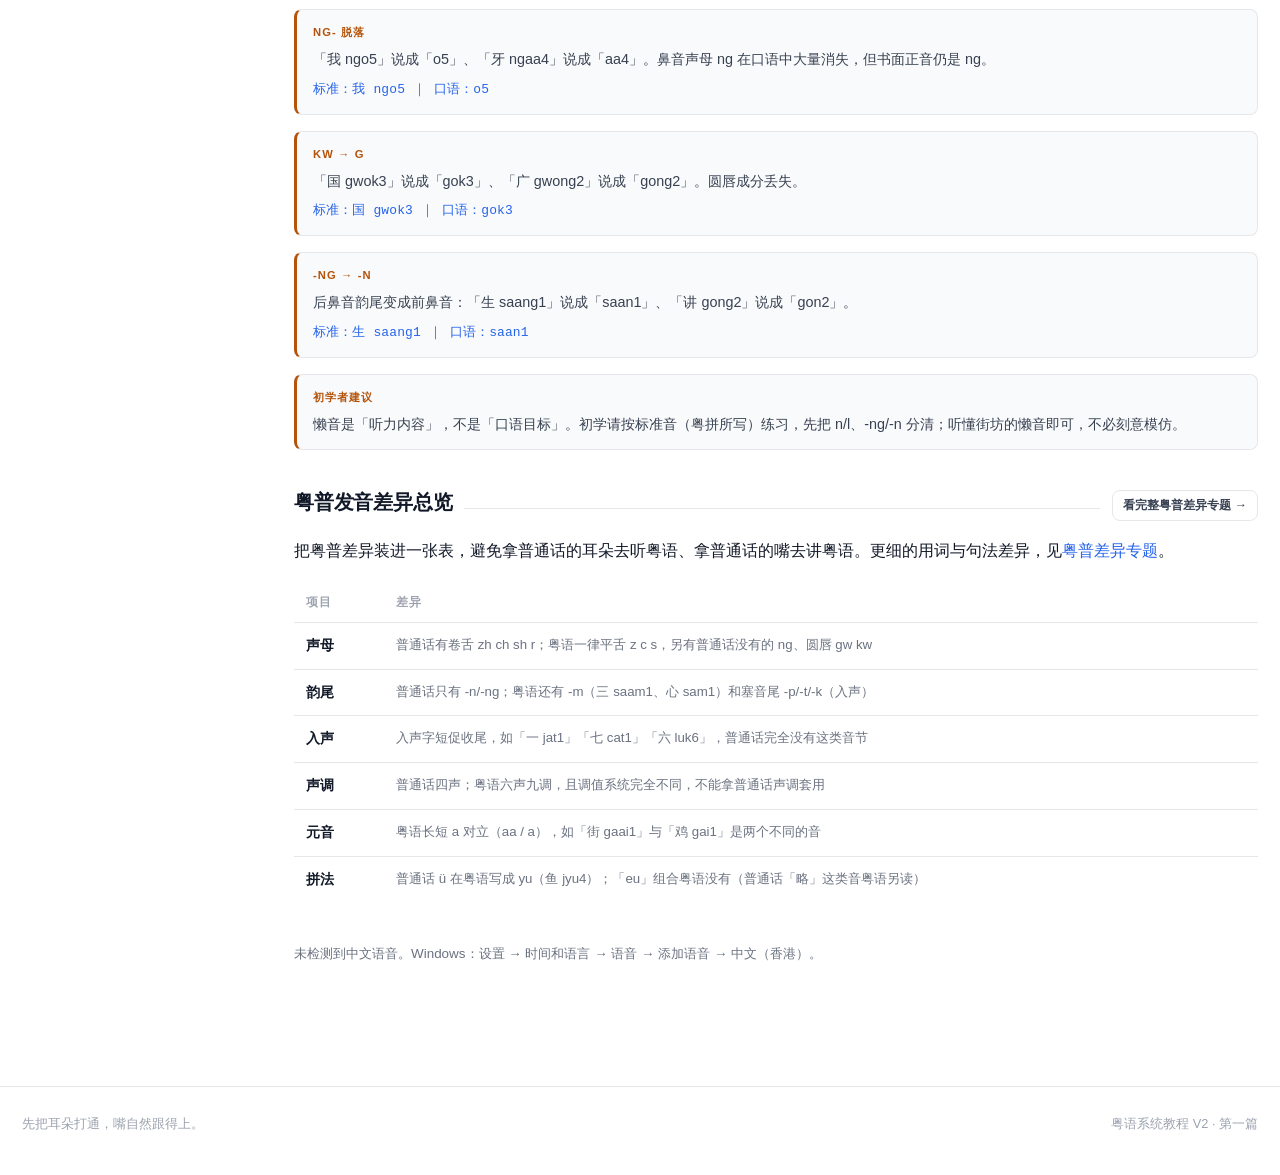
<file: phonetics.html>
<!DOCTYPE html>
<html lang="zh-CN" data-theme="light" data-fs="m">
<head>
<meta charset="UTF-8">
<meta name="viewport" content="width=device-width, initial-scale=1.0">
<title>语音 · 声韵调 — 粤语系统教程</title>
<link rel="stylesheet" href="assets/style.css">
<script>
(function(){try{var r=document.documentElement;
r.setAttribute("data-theme",JSON.parse(localStorage.getItem("yy2.theme")||'"light"')==="dark"?"dark":"light");
var f=JSON.parse(localStorage.getItem("yy2.fs")||'"m"');r.setAttribute("data-fs",/^[sml]$/.test(f)?f:"m");
}catch(e){}})();
</script>
</head>
<body data-page="phonetics">

<header id="topbar"></header>

<div class="shell">
  <aside class="sidebar" id="sidebar"></aside>

  <main class="content">

    <div class="page-head">
      <div class="crumb"><a href="index.html">首页</a><span>›</span>语音</div>
      <div class="eyebrow">Book One · Phonology</div>
      <h1 class="page-title">语音：<span class="accent">声、韵、调</span></h1>
      <p class="page-desc">粤语语音系统由 19 个声母、五十多个韵母和 6 个声调（加 3 个入声）构成。本章从粤拼方案讲起，逐个攻下声母、韵母，再认识广州人真实的「懒音」。学完本章，你就能查任何一本粤语字典。</p>
    </div>

    <section class="sec" id="sec-1">
      <div class="sec-head"><h2>粤拼是什么</h2><span class="rule"></span></div>
      <p>本教程采用<b>香港语言学学会粤语拼音方案</b>（Jyutping，简称粤拼）。它用拉丁字母加数字声调标记粤语读音：一个音节 = 声母 + 韵母 + 声调数字，例如「埋单」= <span class="jp">maai4 daan1</span>。</p>
      <p>粤拼是粤语世界的「汉语拼音」：广州话字典、粤拼输入法、维基百科粤语版都用它。认得粤拼，任何一个陌生字你都能查到、打出来、读出来。</p>
      <div class="note"><span class="nt">Reading Note</span>和汉语拼音一样，粤拼是标音工具而非文字。读粤拼时记住三件事：数字是声调（1 最高，6 最低）；j 读「衣」；c 送气读「呲」。</div>
    </section>

    <section class="sec" id="sec-2">
      <div class="sec-head"><h2>声调：六声九调</h2><span class="rule"></span>
        <button class="btn sm" data-say="诗史试时市是">连续朗读：诗史试时市是</button></div>
      <p>粤语有六个基本声调。先用「诗史试时市是」这组同音字校准耳朵 —— 点右上按钮连续听一遍，再逐字跟读。</p>
      <div style="overflow-x:auto"><table class="tbl" style="margin-top:14px">
        <thead><tr><th style="width:74px">调号</th><th style="width:84px">调值</th><th style="width:132px">名称</th><th style="width:150px">例字</th><th style="width:80px">粤拼</th><th>要点</th><th style="width:56px"></th></tr></thead>
        <tbody id="tones-box"></tbody>
      </table></div>

      <h3 style="margin:26px 0 12px;font-size:1.05rem">入声：三个「急促调」</h3>
      <p>以 -p、-t、-k 收尾的音节叫入声，读起来短促有力，像被掐断。它们分别借用第 1、3、6 调的调值，合称「九声」。</p>
      <div style="overflow-x:auto"><table class="tbl">
        <thead><tr><th style="width:90px">例字</th><th style="width:110px">粤拼</th><th>说明</th><th style="width:56px"></th></tr></thead>
        <tbody id="checked-box"></tbody>
      </table></div>
      <div class="note"><span class="nt">Tip</span>初学先攻 2、4、6 三个调的对比（升、降、低平），它们区分字义最敏感：「史 si2、时 si4、是 si6」读错就是三个不同的字。</div>
    </section>

    <section class="sec" id="sec-3">
      <div class="sec-head"><h2>声母：19 个</h2><span class="rule"></span></div>
      <p>粤语声母比普通话少（无 zh ch sh、无 j q x），多出 ng、gw、kw 三个。下表每个声母配发音要领、与普通话的对比和例字 —— 例字都可点朗读。</p>
      <div style="overflow-x:auto"><table class="tbl" style="margin-top:14px">
        <thead><tr><th style="width:64px">声母</th><th style="width:74px">音标</th><th style="width:150px">发音要领</th><th style="width:300px">与普通话对比</th><th>例字</th></tr></thead>
        <tbody id="initials-box"></tbody>
      </table></div>
    </section>

    <section class="sec" id="sec-4">
      <div class="sec-head"><h2>韵母：分组总表</h2><span class="rule"></span>
        <span class="cnt">11 组 · 50+ 韵母</span></div>
      <p>粤语韵母五十余个，以下按韵腹分组列出常用项。注意三组普通话完全没有的韵母：<b>eoi / oe / yu</b> —— 这是北方口音学粤语的第一道坎，多听多模仿。</p>
      <div id="finals-box" style="margin-top:16px"></div>
    </section>

    <section class="sec" id="sec-5">
      <div class="sec-head"><h2>懒音：街坊的真实发音</h2><span class="rule"></span></div>
      <p>懒音是广州口语中普遍的音变现象。想听懂地铁报站和街坊闲聊，必须认识它们；但自己开口，建议先读标准音。</p>
      <div id="lazy-box" style="margin-top:16px"></div>
    </section>

    <section class="sec" id="sec-6">
      <div class="sec-head"><h2>粤普发音差异总览</h2><span class="rule"></span>
        <a class="btn sm ghost" href="diff.html">看完整粤普差异专题 →</a></div>
      <p>把粤普差异装进一张表，避免拿普通话的耳朵去听粤语、拿普通话的嘴去讲粤语。更细的用词与句法差异，见<a href="diff.html">粤普差异专题</a>。</p>
      <div style="overflow-x:auto"><table class="tbl" style="margin-top:14px">
        <thead><tr><th style="width:90px">项目</th><th>差异</th></tr></thead>
        <tbody id="diff-box"></tbody>
      </table></div>
    </section>

    <p class="voice-note muted small"></p>
  </main>
</div>

<footer class="footer">
  <div class="footer-in">
    <span>先把耳朵打通，嘴自然跟得上。</span>
    <span>粤语系统教程 V2 · 第一篇</span>
  </div>
</footer>

<script src="assets/app.js"></script>
<script src="assets/data-phonetics.js"></script>
<script src="assets/data-vocab.js"></script>
<script src="assets/data-grammar.js"></script>
<script src="assets/data-dialogues.js"></script>
<script src="assets/data-diff.js"></script>
<script src="assets/data-quiz.js"></script>
<script>
(function(){
  var $ = YY.$, esc = YY.esc;

  YY.setToc([
    {id:"sec-1", label:"粤拼是什么", n:"01"},
    {id:"sec-2", label:"声调：六声九调", n:"02"},
    {id:"sec-3", label:"声母：19 个", n:"03"},
    {id:"sec-4", label:"韵母：分组总表", n:"04"},
    {id:"sec-5", label:"懒音：街坊的真实发音", n:"05"},
    {id:"sec-6", label:"粤普发音差异总览", n:"06"}
  ]);

  /* 声调表 */
  $("#tones-box").innerHTML = PH_TONES.map(function(t){
    return "<tr><td class=\"tone-n\">第 " + t.n + " 声</td><td class=\"tbl-note\">" + esc(t.v) + "</td>" +
      "<td><b>" + esc(t.d) + "</b></td><td>" + esc(t.ex) + "</td>" +
      '<td class="jp">' + esc(t.jp) + "</td><td class=\"tbl-note\">" + esc(t.tip) + "</td>" +
      '<td><button class="btn sm ghost" data-say="' + esc(t.jp) + '">听</button></td></tr>';
  }).join("");

  /* 入声表 */
  $("#checked-box").innerHTML = PH_CHECKED.map(function(c){
    return "<tr><td>" + esc(c.ex) + '</td><td class="jp">' + esc(c.jp) + "</td><td class=\"tbl-note\">" + esc(c.d) + "</td>" +
      '<td><button class="btn sm ghost" data-say="' + esc(c.jp) + '">听</button></td></tr>';
  }).join("");

  /* 声母表 */
  $("#initials-box").innerHTML = PH_INITIALS.map(function(x){
    return "<tr><td style=\"font-size:1.1rem;font-weight:700;color:var(--primary)\">" + esc(x.j) + "</td>" +
      '<td class="jp">' + esc(x.ipa) + "</td>" +
      "<td>" + esc(x.d) + "</td>" +
      '<td class="tbl-note">' + esc(x.cmp) + "</td>" +
      "<td>" + x.ex.map(function(e){
        return '<button class="chip mini" data-say="' + esc(e[0]) + '">' + esc(e[0]) + ' <span class="jp">' + esc(e[1]) + "</span></button>";
      }).join(" ") + "</td></tr>";
  }).join("");

  /* 韵母表 */
  $("#finals-box").innerHTML = PH_FINALS.map(function(g){
    return '<div class="sec" style="margin-bottom:18px">' +
      '<div class="sec-head"><h3 style="font-size:.98rem">' + esc(g.g) + '</h3><span class="cnt">' + g.rows.length + ' 个</span><span class="rule"></span></div>' +
      '<div class="grid" style="grid-template-columns:repeat(auto-fill,minmax(150px,1fr));gap:8px">' +
      g.rows.map(function(r){
        return '<div class="tcard" tabindex="0" data-say="' + esc(r[1]) + '" style="padding:11px 13px;gap:3px">' +
          '<div class="tc-top"><span class="tc-j" style="font-size:.92rem">' + esc(r[0]) + '</span>' +
          '<span class="tc-m" style="font-size:.82rem">' + esc(r[1]) + "</span></div>" +
          '<div class="tc-m" style="font-size:.78rem">' + esc(r[2]) + "</div></div>";
      }).join("") + "</div></div>";
  }).join("");

  /* 懒音 */
  $("#lazy-box").innerHTML = PH_LAZY.map(function(x){
    return '<div class="note" style="border-left-color:var(--warn)">' +
      '<span class="nt" style="color:var(--warn)">' + esc(x.t) + "</span>" +
      esc(x.d) + (x.ex ? '<div class="jp" style="margin-top:7px">' + esc(x.ex) + "</div>" : "") + "</div>";
  }).join("");

  /* 粤普差异 */
  $("#diff-box").innerHTML = PH_DIFF.map(function(d){
    return '<tr><td><b>' + esc(d[0]) + "</b></td><td class=\"tbl-note\">" + esc(d[1]) + "</td></tr>";
  }).join("");
})();
</script>
</body>
</html>
</file>
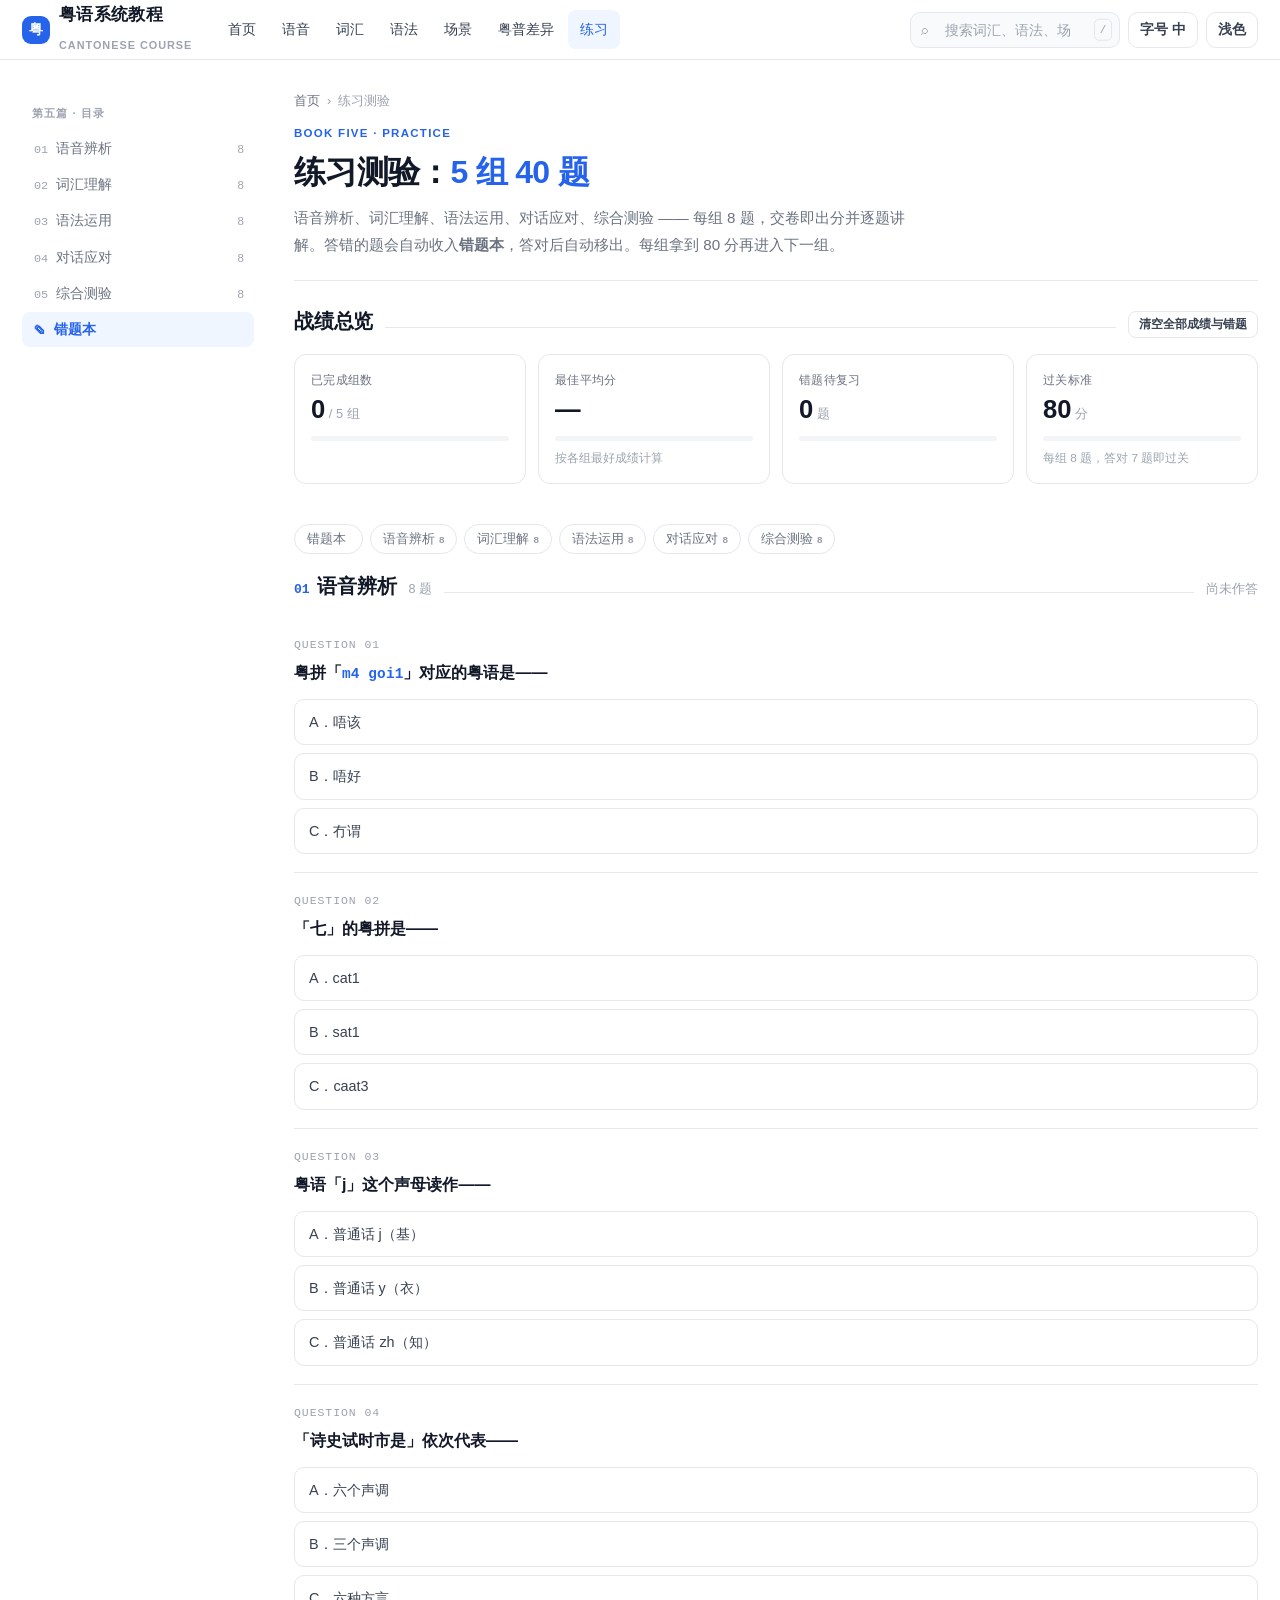
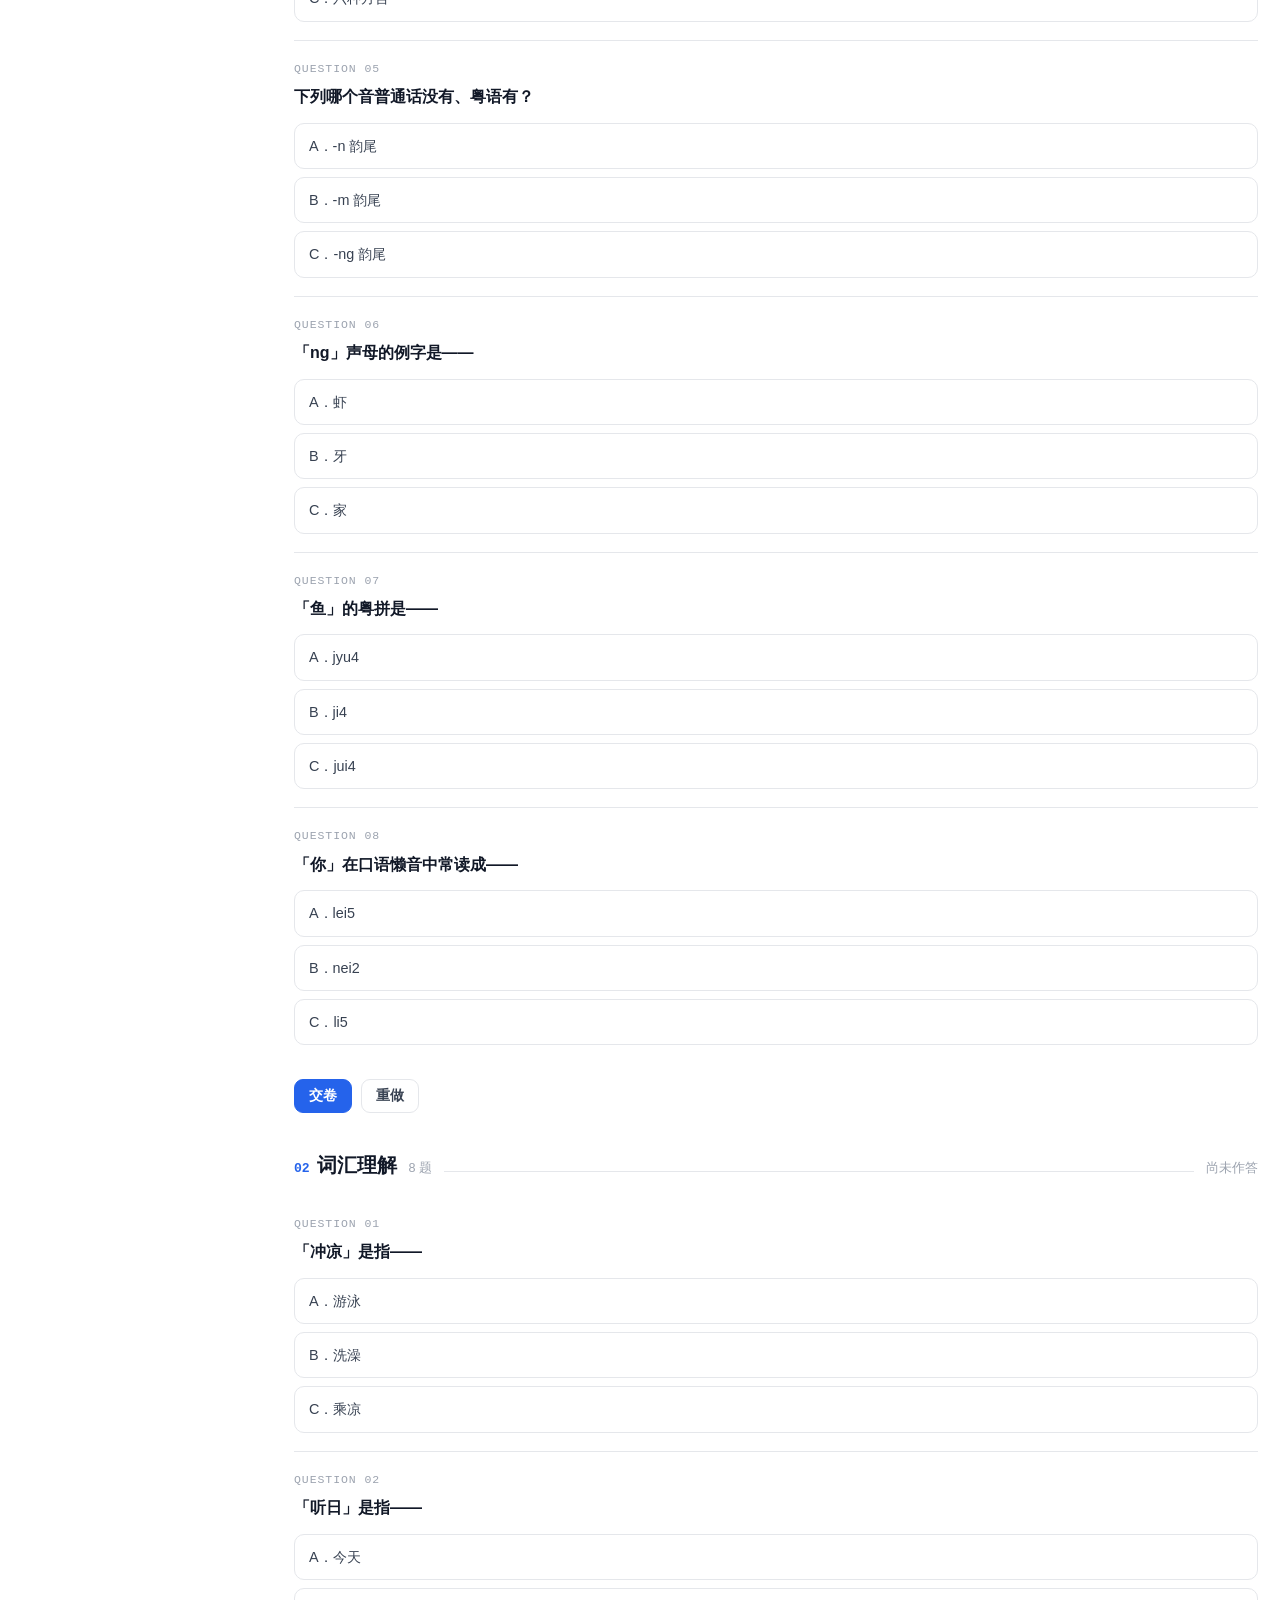
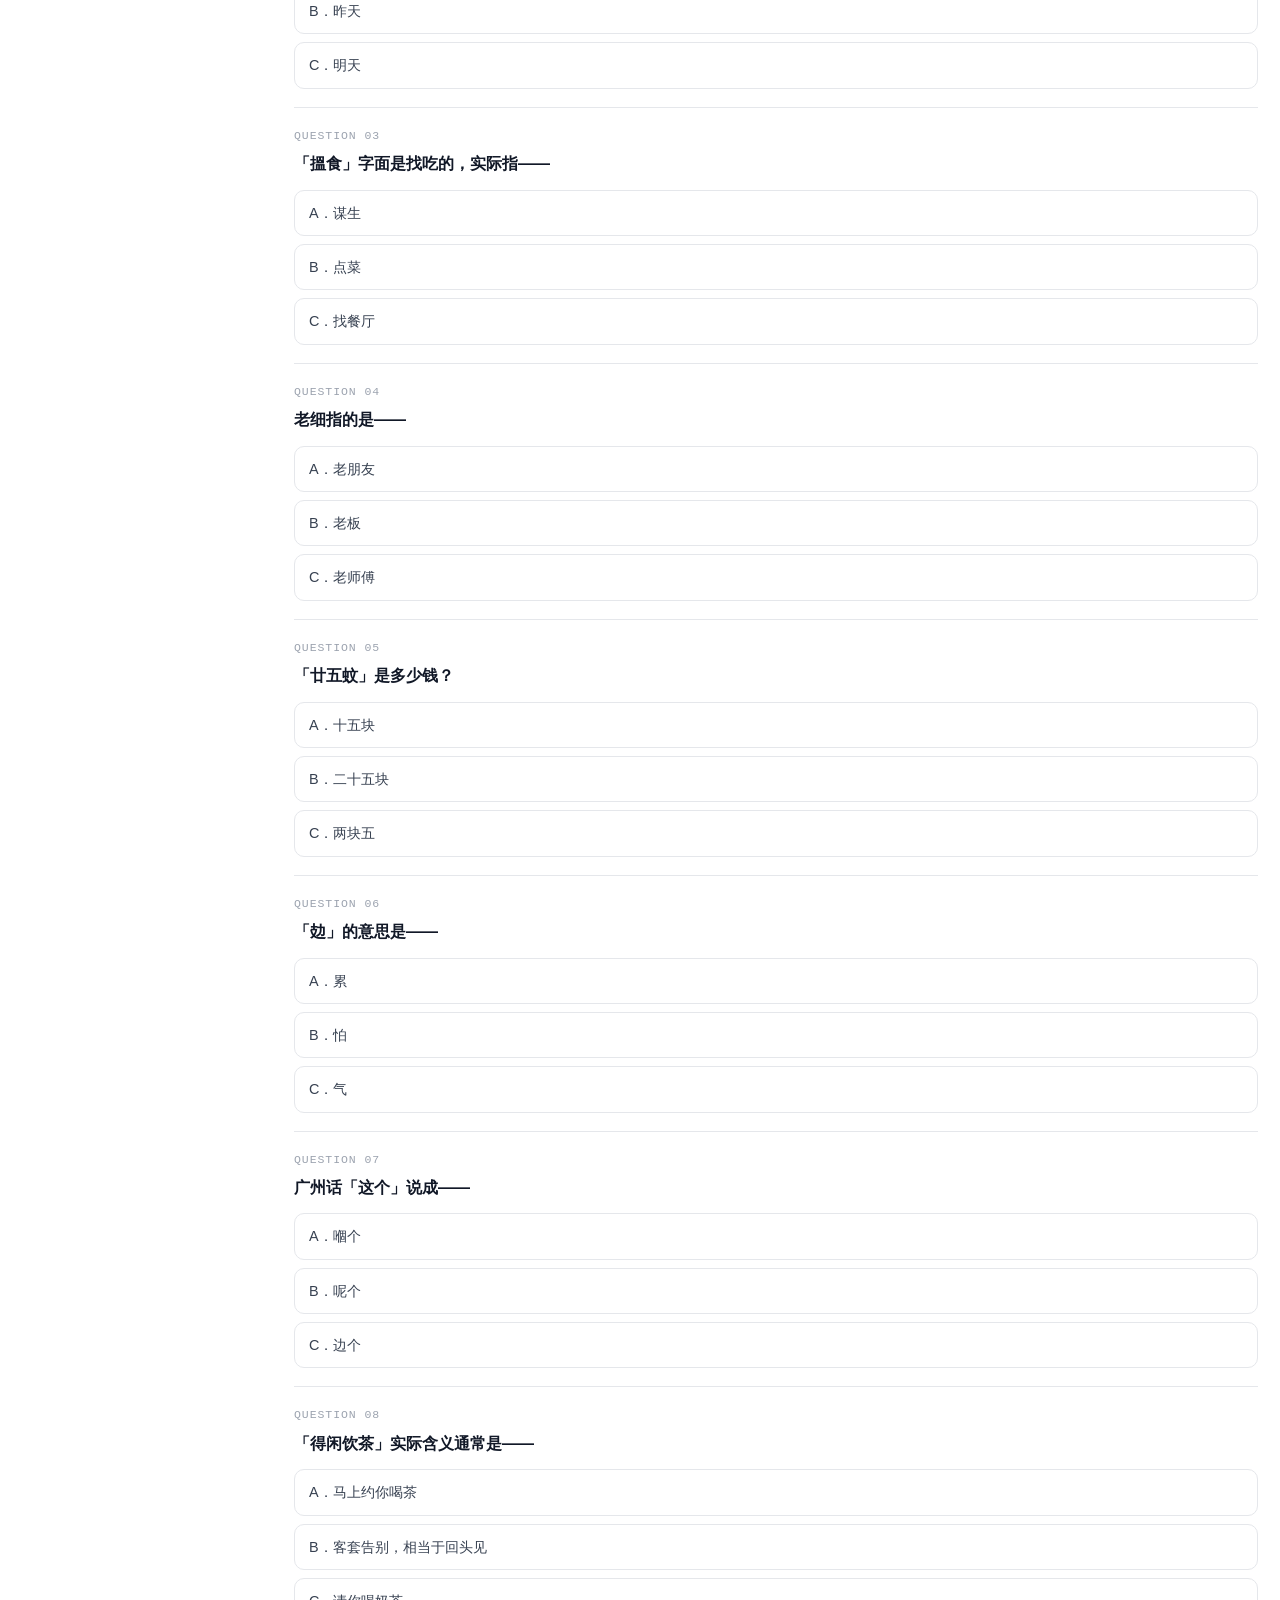
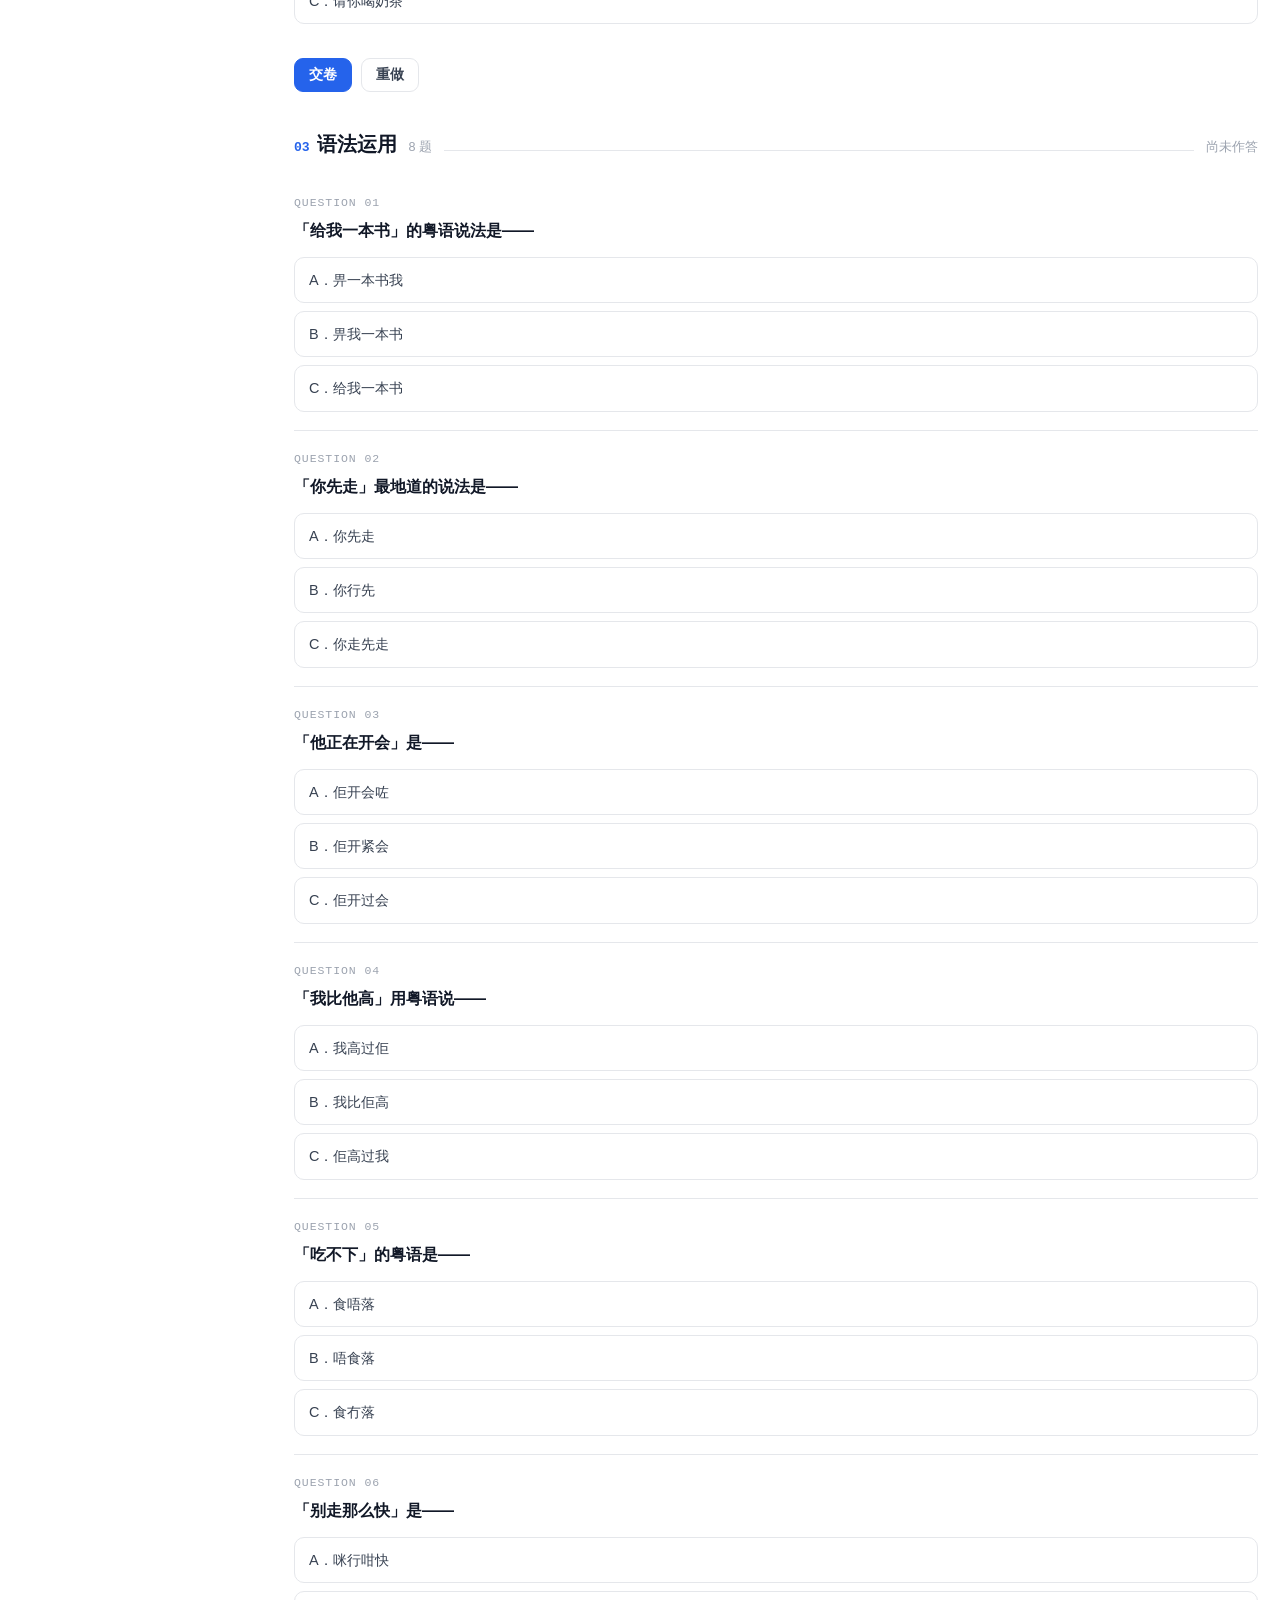
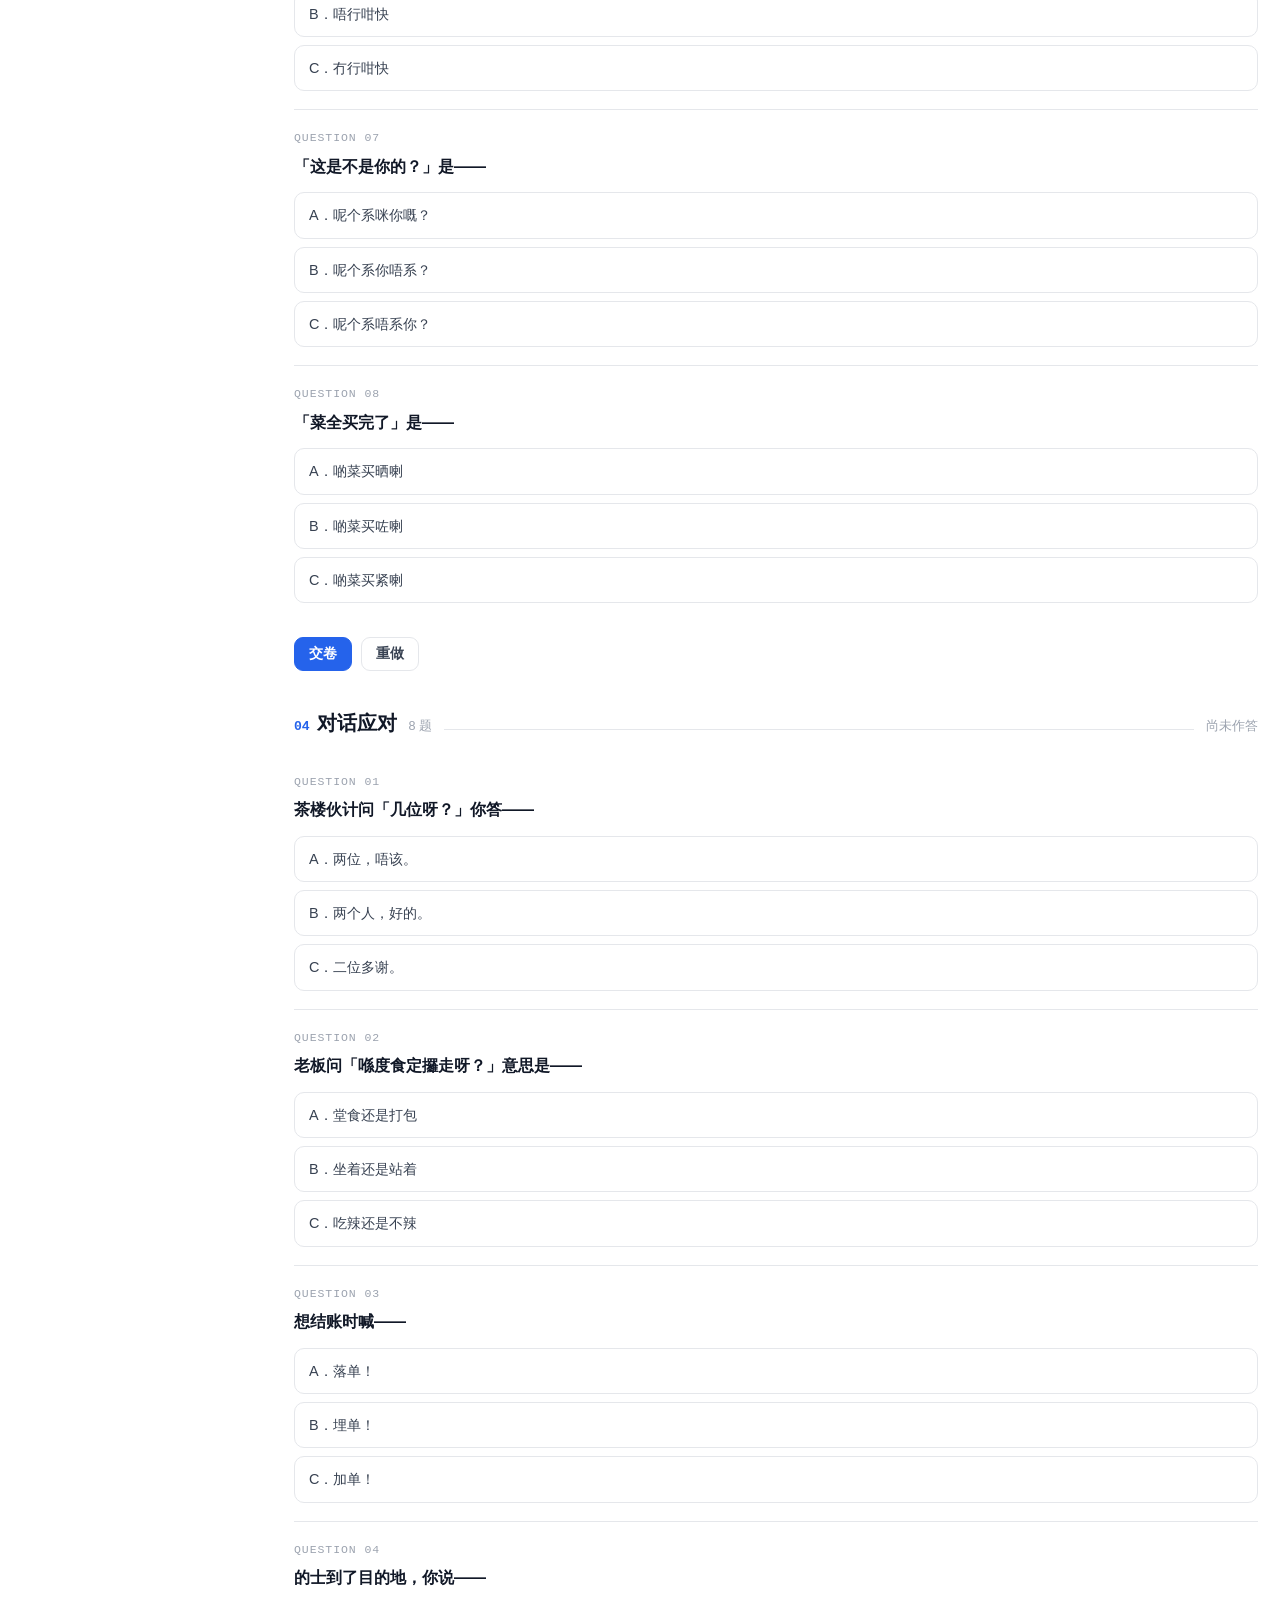
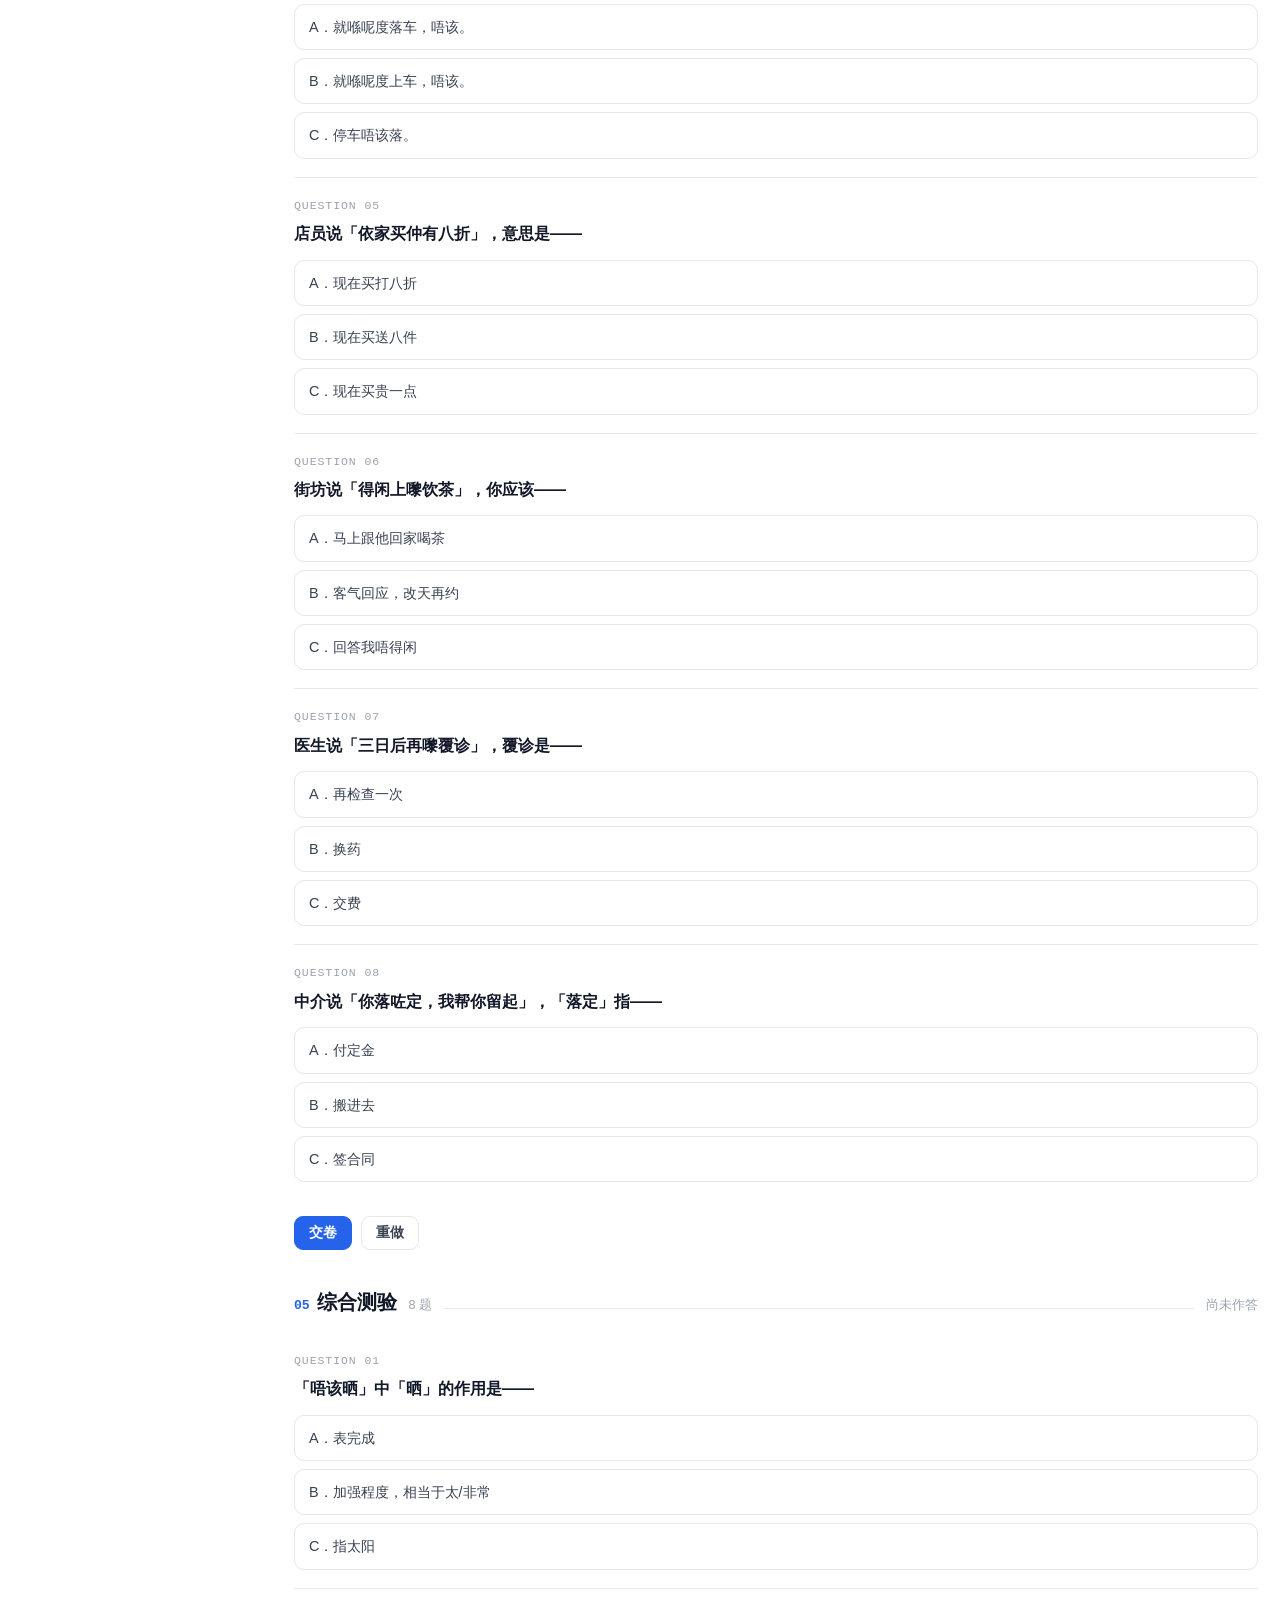
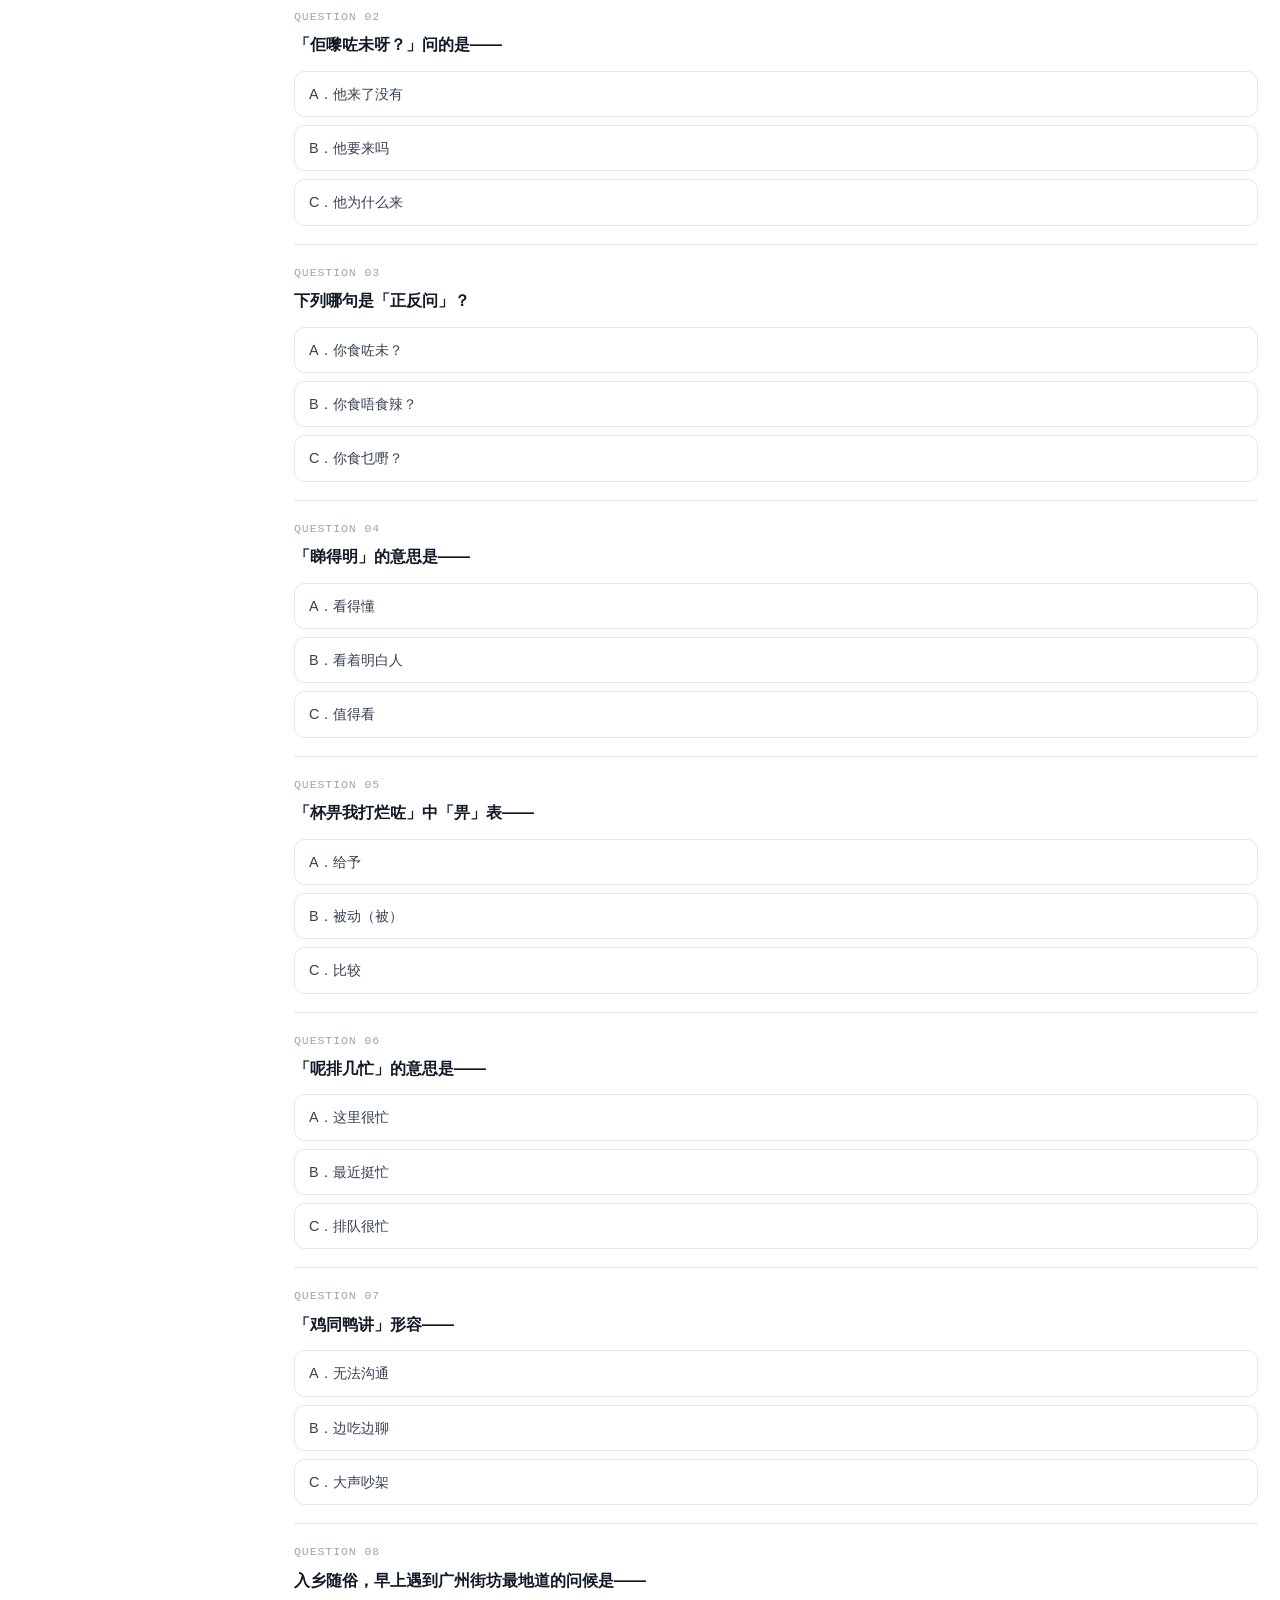
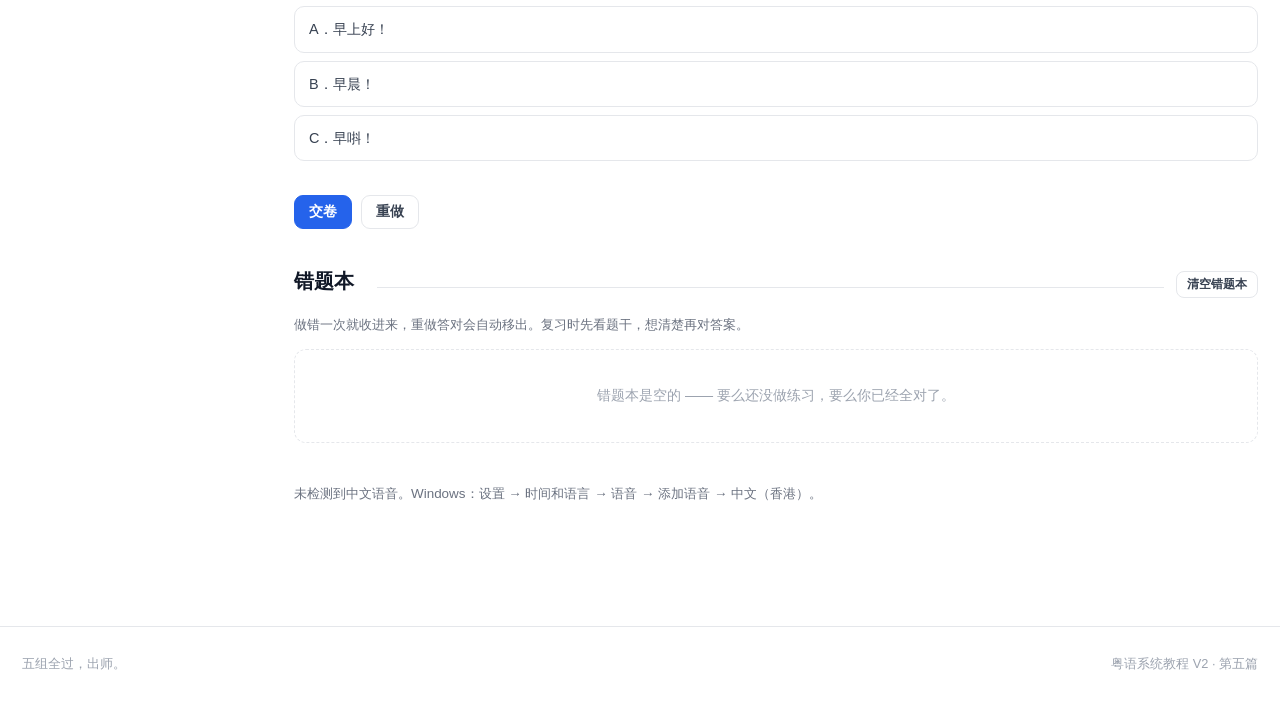
<file: practice.html>
<!DOCTYPE html>
<html lang="zh-CN" data-theme="light" data-fs="m">
<head>
<meta charset="UTF-8">
<meta name="viewport" content="width=device-width, initial-scale=1.0">
<title>练习测验 · 5 组 — 粤语系统教程</title>
<link rel="stylesheet" href="assets/style.css">
<script>
(function(){try{var r=document.documentElement;
r.setAttribute("data-theme",JSON.parse(localStorage.getItem("yy2.theme")||'"light"')==="dark"?"dark":"light");
var f=JSON.parse(localStorage.getItem("yy2.fs")||'"m"');r.setAttribute("data-fs",/^[sml]$/.test(f)?f:"m");
}catch(e){}})();
</script>
</head>
<body data-page="practice">

<header id="topbar"></header>

<div class="shell">
  <aside class="sidebar" id="sidebar"></aside>

  <main class="content">

    <div class="page-head">
      <div class="crumb"><a href="index.html">首页</a><span>›</span>练习测验</div>
      <div class="eyebrow">Book Five · Practice</div>
      <h1 class="page-title">练习测验：<span class="accent">5 组 40 题</span></h1>
      <p class="page-desc">语音辨析、词汇理解、语法运用、对话应对、综合测验 —— 每组 8 题，交卷即出分并逐题讲解。答错的题会自动收入<b>错题本</b>，答对后自动移出。每组拿到 80 分再进入下一组。</p>
    </div>

    <section class="sec" id="overview">
      <div class="sec-head"><h2>战绩总览</h2><span class="rule"></span>
        <button class="btn sm ghost" id="reset-all">清空全部成绩与错题</button></div>
      <div class="dash" id="q-dash"></div>
    </section>

    <div class="chips" id="q-chips">
      <button class="chip" data-jump="mistakes">错题本<span class="n" id="mi-chip"></span></button>
    </div>

    <div id="quiz-box"></div>

    <section class="sec" id="mistakes">
      <div class="sec-head"><h2>错题本</h2><span class="cnt" id="mi-cnt"></span><span class="rule"></span>
        <button class="btn sm ghost" id="mi-clear">清空错题本</button></div>
      <p class="muted small">做错一次就收进来，重做答对会自动移出。复习时先看题干，想清楚再对答案。</p>
      <div id="mi-list"></div>
    </section>

    <p class="voice-note muted small"></p>
  </main>
</div>

<footer class="footer">
  <div class="footer-in">
    <span>五组全过，出师。</span>
    <span>粤语系统教程 V2 · 第五篇</span>
  </div>
</footer>

<script src="assets/app.js"></script>
<script src="assets/data-phonetics.js"></script>
<script src="assets/data-vocab.js"></script>
<script src="assets/data-grammar.js"></script>
<script src="assets/data-dialogues.js"></script>
<script src="assets/data-diff.js"></script>
<script src="assets/data-quiz.js"></script>
<script>
(function(){
  var $ = YY.$, esc = YY.esc;

  YY.setToc(QUIZ_SECTIONS.map(function(s, i){
    return {id:"q-" + s.key, label:s.t, n:YY.pad(i + 1), c:s.qs.length};
  }).concat([{id:"mistakes", label:"错题本", n:"✎"}]));

  $("#q-chips").innerHTML += QUIZ_SECTIONS.map(function(s, i){
    return '<button class="chip" data-jump="' + i + '">' + esc(s.t) + '<span class="n">' + s.qs.length + "</span></button>";
  }).join("");
  $("#q-chips").addEventListener("click", function(e){
    var c = e.target.closest(".chip");
    if(!c) return;
    if(c.dataset.jump === "mistakes"){ document.getElementById("mistakes").scrollIntoView({block:"start"}); return; }
    var el = document.getElementById("q-" + QUIZ_SECTIONS[+c.dataset.jump].key);
    if(el) el.scrollIntoView({block:"start"});
  });

  /* 渲染五组 */
  var box = $("#quiz-box");
  QUIZ_SECTIONS.forEach(function(s, i){
    var sec = document.createElement("section");
    sec.className = "sec"; sec.id = "q-" + s.key;
    sec.innerHTML =
      '<div class="sec-head"><h2><span style="font-family:var(--mono);font-size:.82rem;color:var(--primary);margin-right:8px">' + YY.pad(i + 1) + "</span>" + esc(s.t) + "</h2>" +
      '<span class="cnt">' + s.qs.length + ' 题</span><span class="rule"></span>' +
      '<span class="cnt" id="q-best-' + s.key + '"></span></div>' +
      '<div id="qs-' + s.key + '"></div>' +
      '<div class="btnrow mt16" id="quiz-bar-' + s.key + '">' +
        '<button class="btn primary" data-submit="1">交卷</button>' +
        '<button class="btn ghost" data-reset="1">重做</button></div>' +
      '<div class="quiz-result" id="res-' + s.key + '"></div>';
    box.appendChild(sec);
    YY.renderQuiz($("#qs-" + s.key), {key:s.key, title:s.t, qs:s.qs});
  });

  /* 总览 + 每组最好成绩 */
  function refresh(){
    var p = YY.progress();
    var avg = p.quizDone ? Math.round(p.bestSum / (p.quizDone * 8) * 100) : 0;
    $("#q-dash").innerHTML =
      '<div class="stat"><div class="k">已完成组数</div><div class="v">' + p.quizDone + '<small> / ' + p.quizTotal + ' 组</small></div>' +
        '<div class="bar"><i style="width:' + (p.quizDone / p.quizTotal * 100) + '%"></i></div></div>' +
      '<div class="stat"><div class="k">最佳平均分</div><div class="v">' + (p.quizDone ? avg : "—") + '<small>' + (p.quizDone ? " 分" : "") + '</small></div>' +
        '<div class="bar"><i style="width:' + avg + '%"></i></div><div class="s">按各组最好成绩计算</div></div>' +
      '<div class="stat"><div class="k">错题待复习</div><div class="v">' + p.mistakes + '<small> 题</small></div>' +
        '<div class="bar"><i style="width:' + Math.min(100, p.mistakes * 8) + '%"></i></div></div>' +
      '<div class="stat"><div class="k">过关标准</div><div class="v">80<small> 分</small></div>' +
        '<div class="bar"><i style="width:' + (p.quizDone && avg >= 80 ? 100 : 0) + '%"></i></div><div class="s">每组 8 题，答对 7 题即过关</div></div>';

    QUIZ_SECTIONS.forEach(function(s){
      var r = p.records[s.key];
      var el = document.getElementById("q-best-" + s.key);
      if(el) el.textContent = r ? "最好成绩 " + r.best + " / " + r.total + "（" + Math.round(r.best / r.total * 100) + " 分）" : "尚未作答";
    });
    $("#mi-chip").textContent = p.mistakes ? p.mistakes.length : "";
    renderMistakes();
  }

  function renderMistakes(){
    var ms = YY.mistakes();
    $("#mi-cnt").textContent = ms.length ? "共 " + ms.length + " 题" : "";
    if(!ms.length){ $("#mi-list").innerHTML = '<div class="empty">错题本是空的 —— 要么还没做练习，要么你已经全对了。</div>'; return; }
    $("#mi-list").innerHTML = ms.map(function(m){
      return '<div class="mistake"><span class="mi">' + (m.qi + 1) + '</span><div class="mb">' +
        '<div class="mq">' + m.q + "</div>" +
        '<div class="ma">你选：<i>' + (m.chose == null ? "未作答" : esc(m.o[m.chose])) + "</i>　正确答案：<b>" + esc(m.o[m.a]) + "</b>" +
        '　<span class="muted">· ' + esc(m.t) + '</span></div>' +
        '<div class="ma">' + m.e + "</div>" +
        '<div class="btnrow" style="margin-top:8px"><button class="btn sm ghost" data-drop="' + m.key + ":" + m.qi + '">已掌握，移出</button></div>' +
      "</div></div>";
    }).join("");
  }

  $("#mi-list").addEventListener("click", function(e){
    var d = e.target.closest("[data-drop]");
    if(!d) return;
    var parts = d.dataset.drop.split(":");
    YY.dropMistake(parts[0], +parts[1]);
    document.dispatchEvent(new CustomEvent("yy:progress"));
    YY.toast("已移出错题本");
  });

  document.addEventListener("yy:progress", refresh);
  refresh();

  $("#mi-clear").addEventListener("click", function(){
    if(!YY.mistakes().length){ YY.toast("错题本已经是空的"); return; }
    if(!confirm("确定清空全部错题？（不影响测验成绩）")) return;
    YY.saveMistakes([]);
    document.dispatchEvent(new CustomEvent("yy:progress"));
    YY.toast("已清空错题本");
  });

  $("#reset-all").addEventListener("click", function(){
    if(!confirm("确定清空全部测验成绩与错题本？（不影响词汇与场景标记）")) return;
    localStorage.removeItem("yy2.quiz");
    localStorage.removeItem("yy2.mistakes");
    document.dispatchEvent(new CustomEvent("yy:progress"));
    YY.toast("已清空成绩与错题");
    QUIZ_SECTIONS.forEach(function(s){
      YY.renderQuiz($("#qs-" + s.key), {key:s.key, title:s.t, qs:s.qs});
      var rb = document.getElementById("res-" + s.key);
      if(rb){ rb.classList.remove("show"); rb.innerHTML = ""; }
    });
  });

  /* 支持从其他页跳转 #mistakes */
  if(location.hash === "#mistakes"){ setTimeout(function(){ document.getElementById("mistakes").scrollIntoView({block:"start"}); }, 200); }
})();
</script>
</body>
</html>
</file>
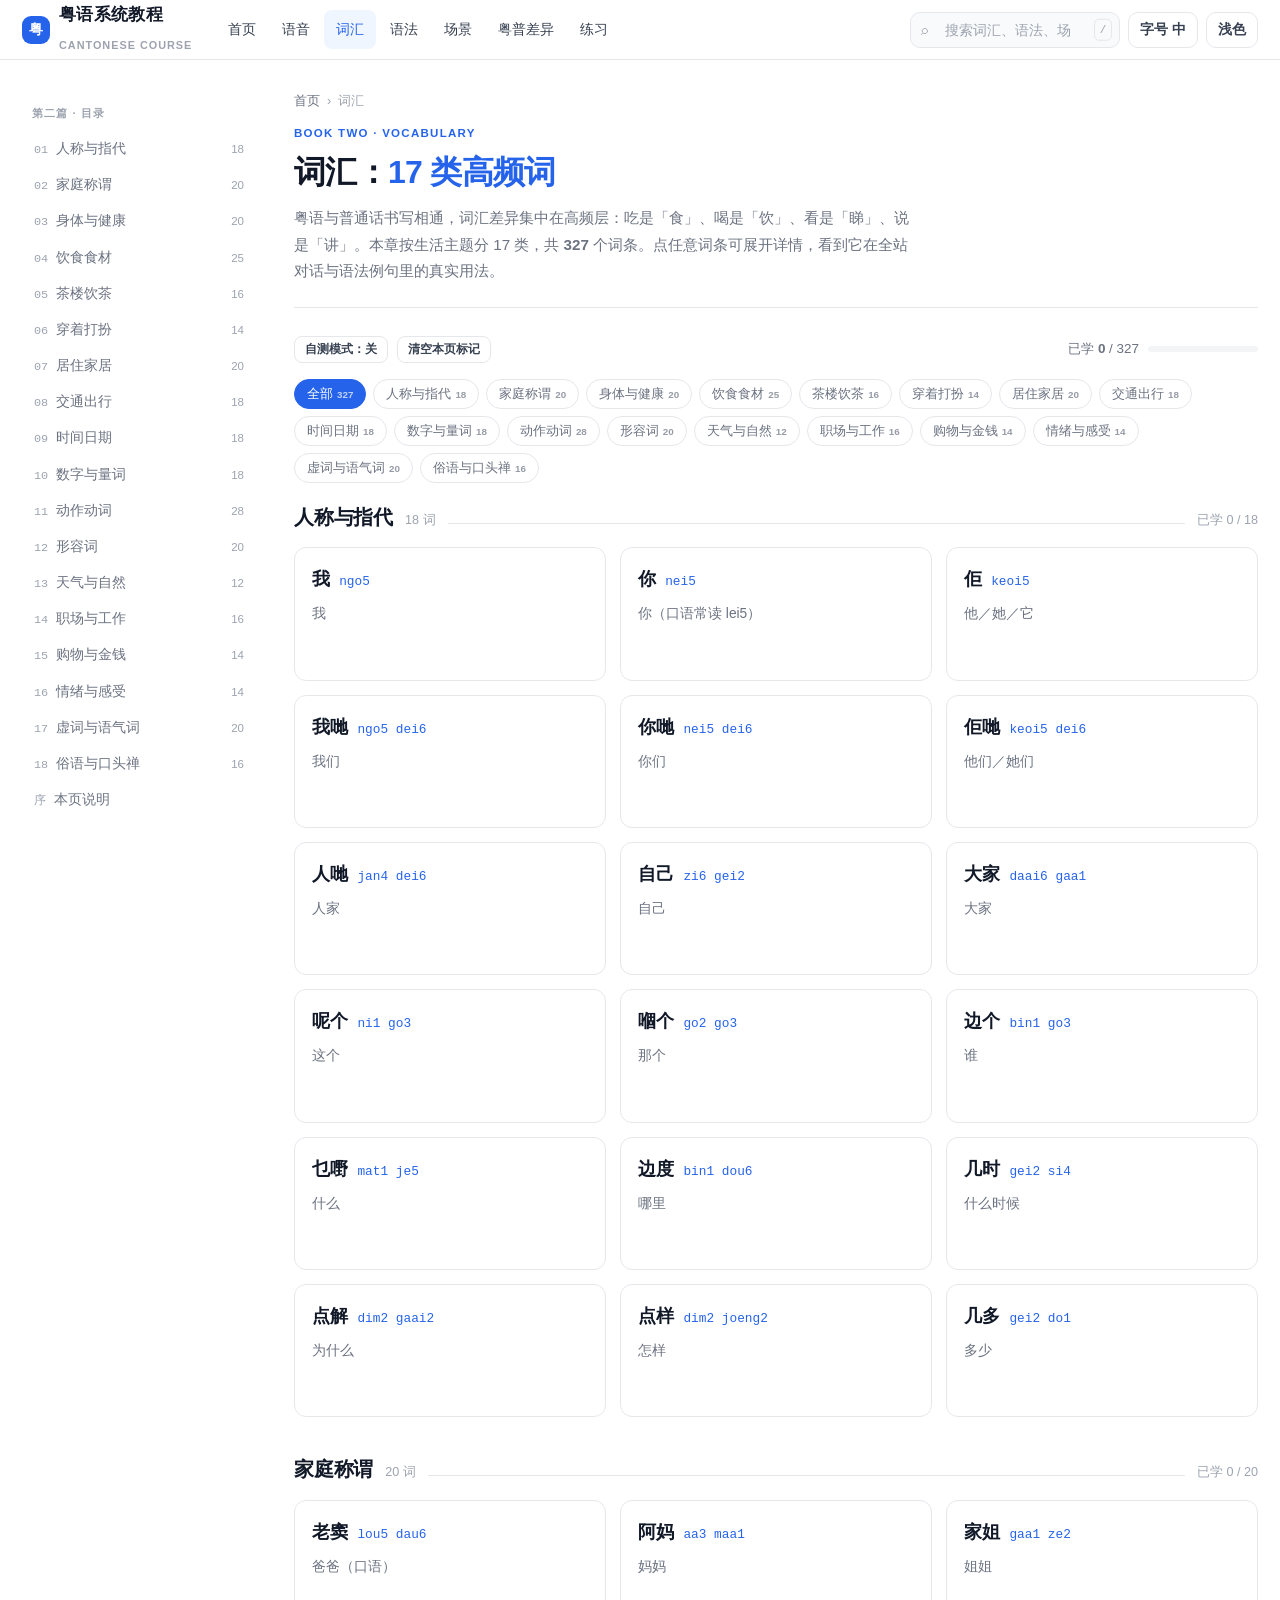
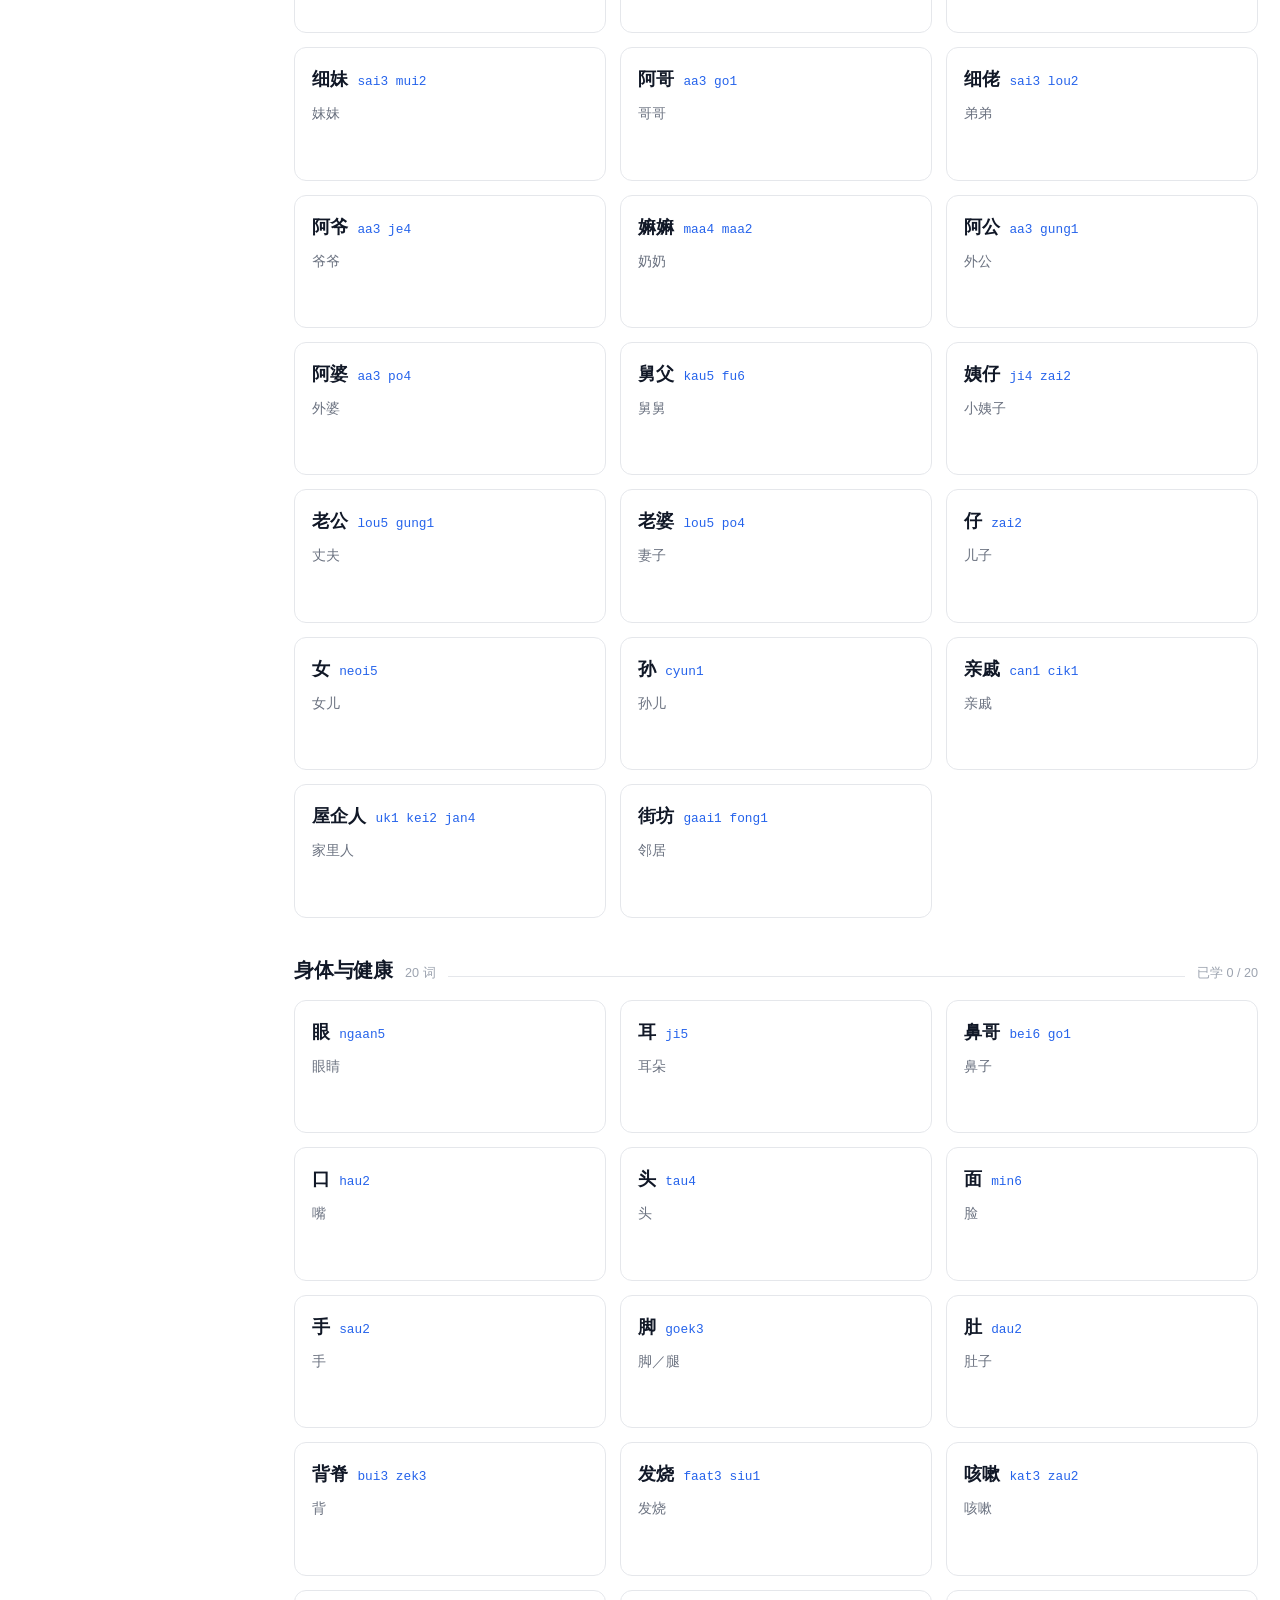
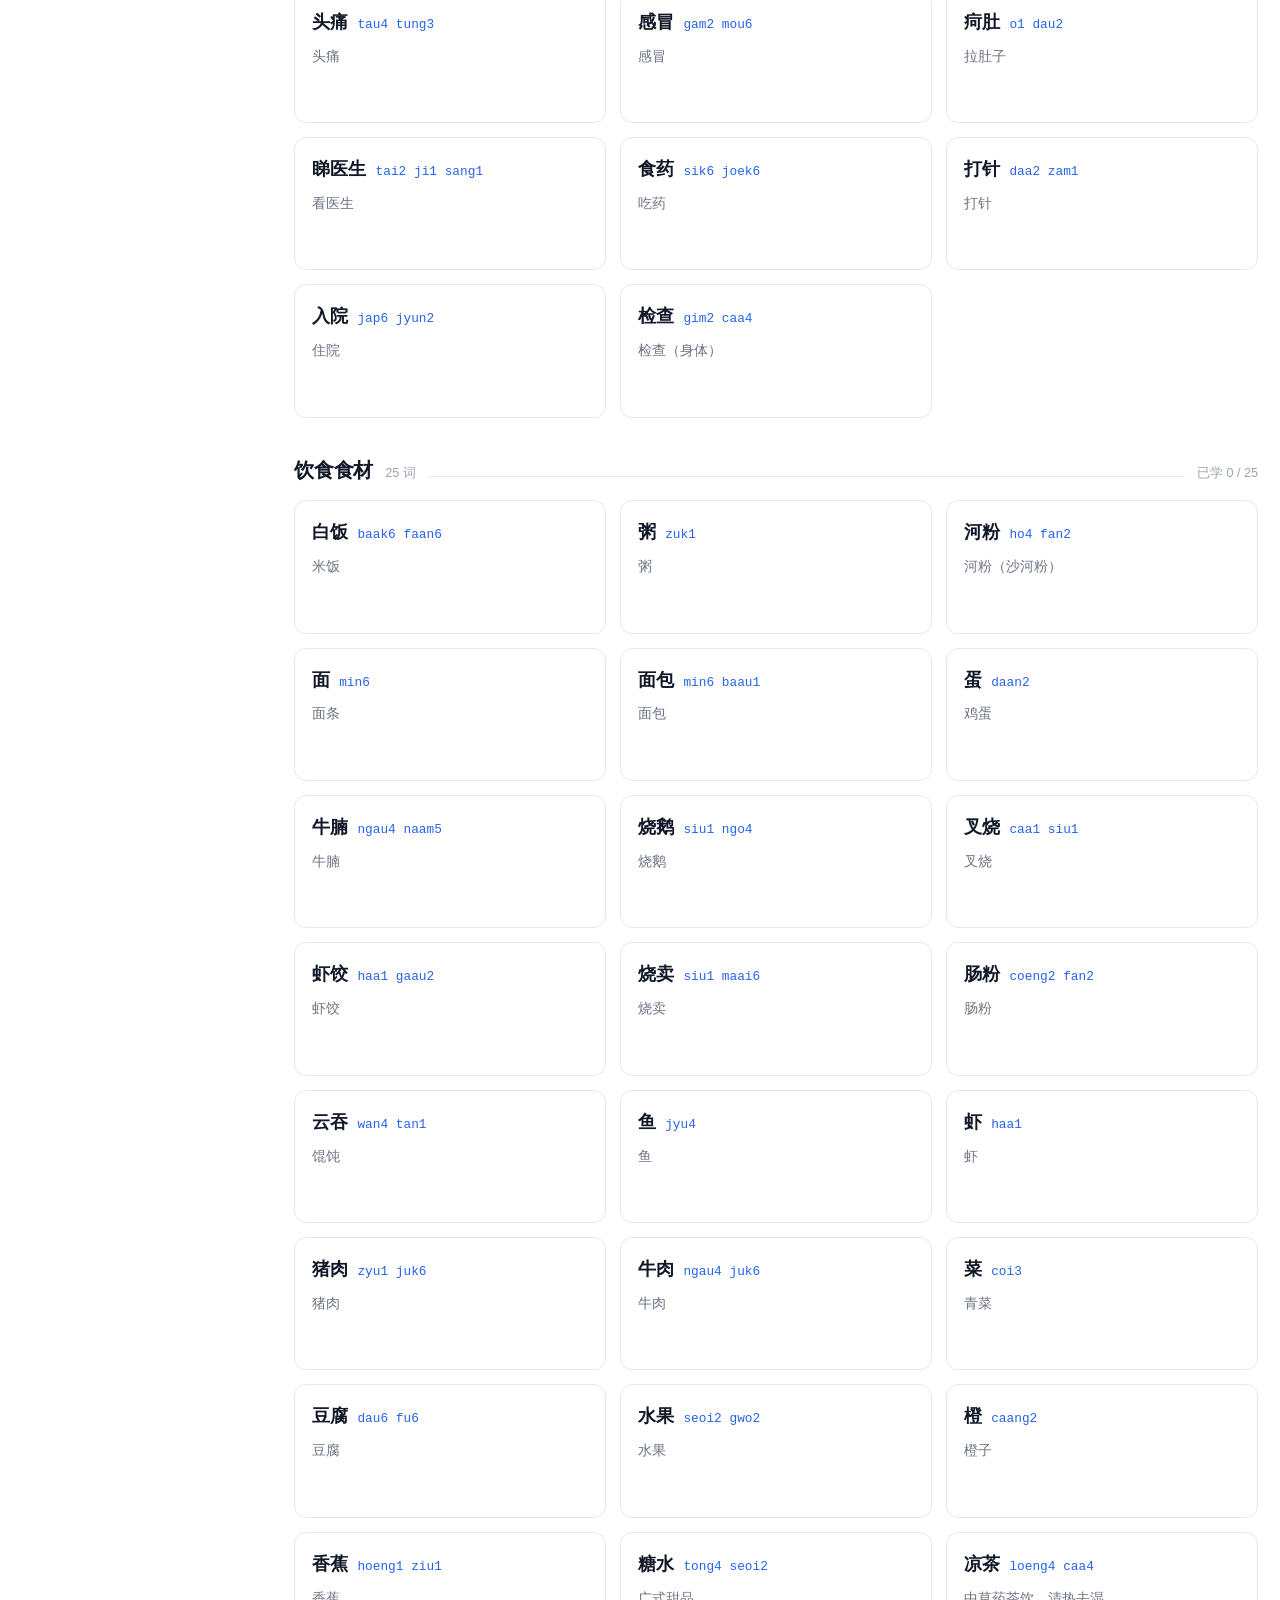
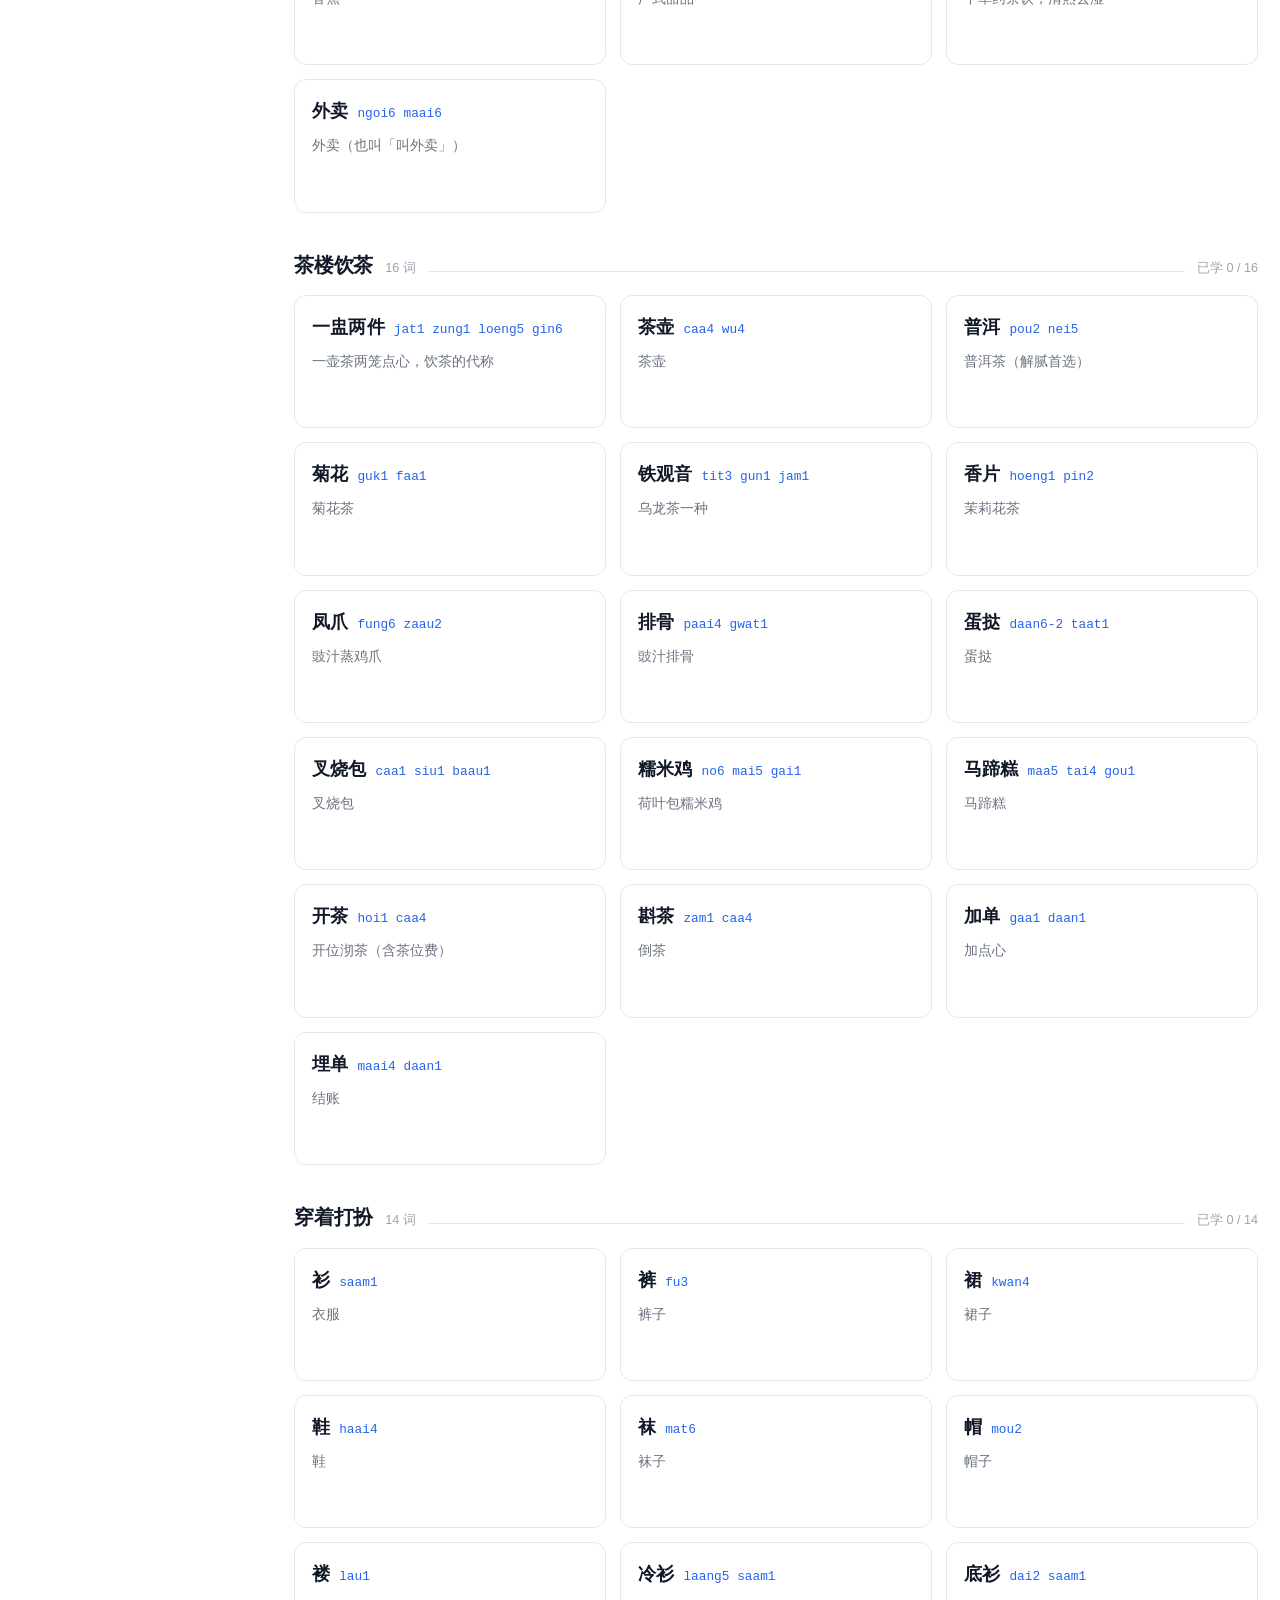
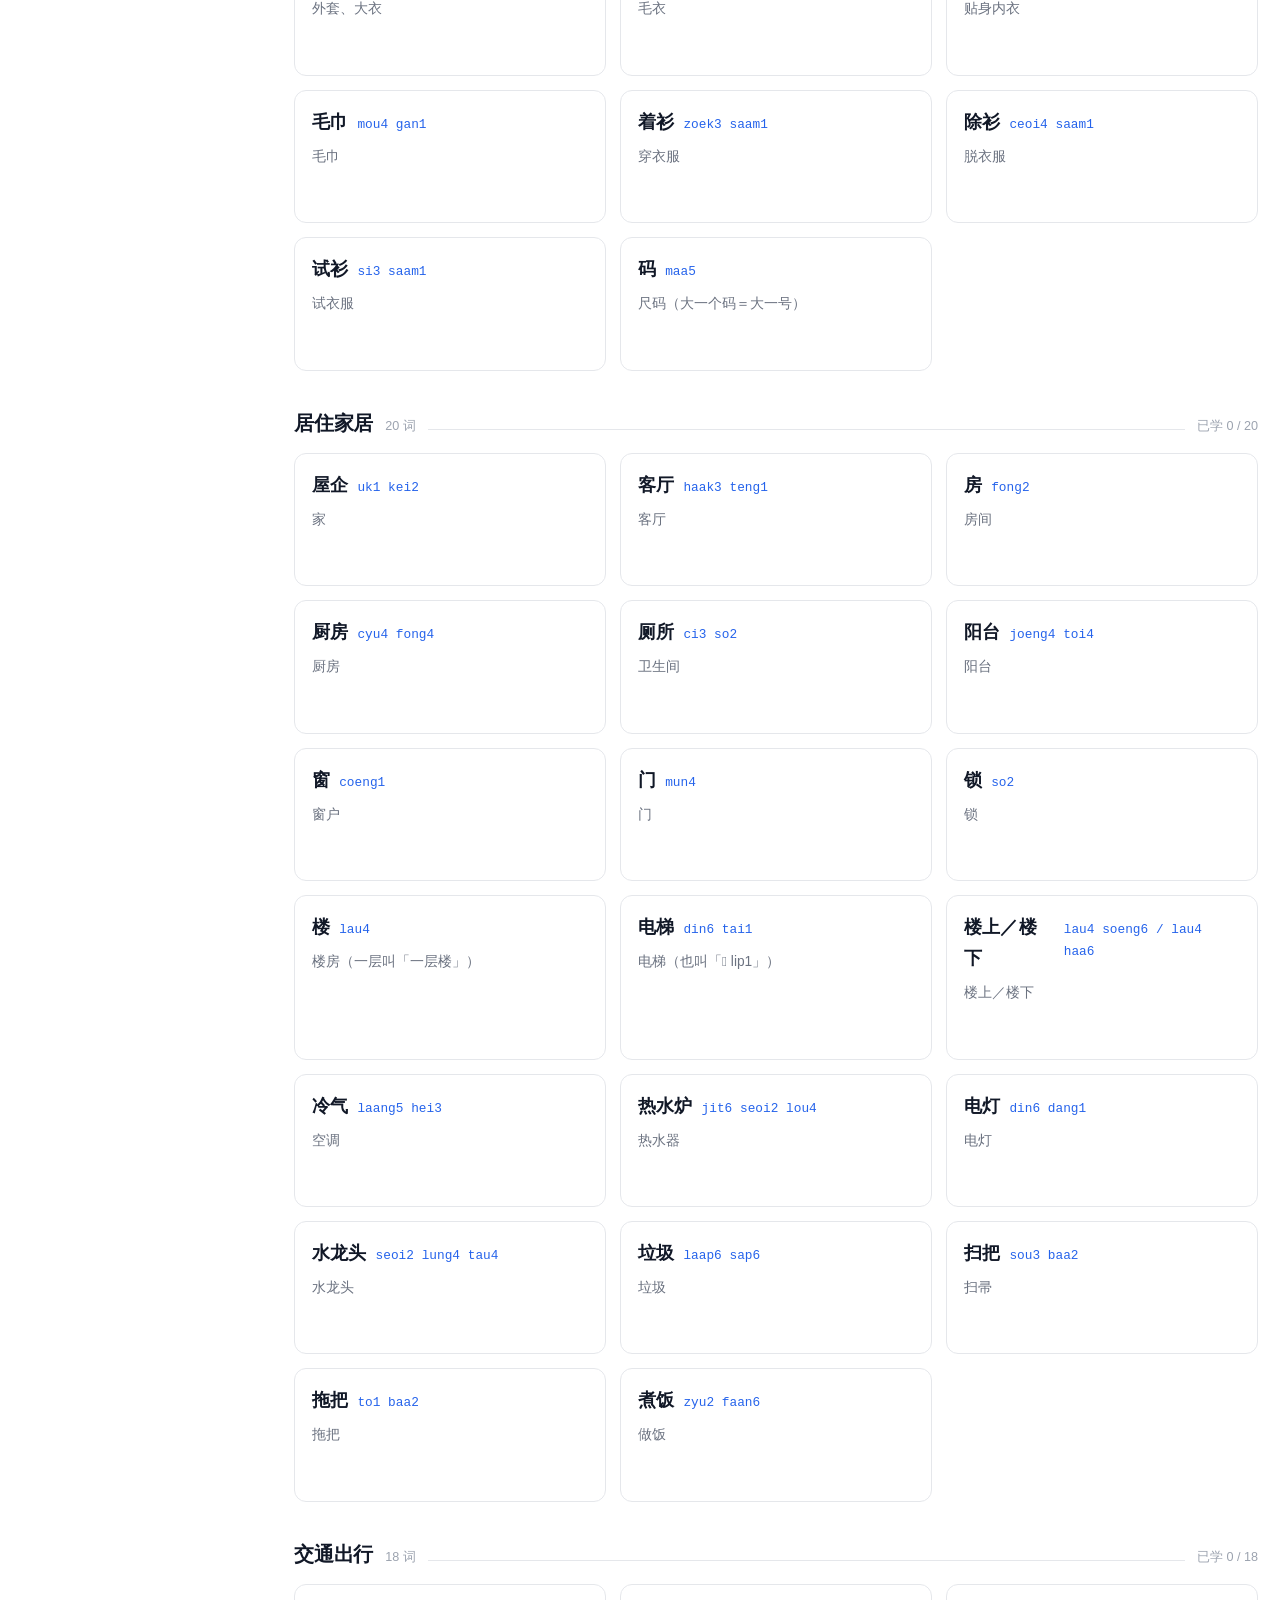
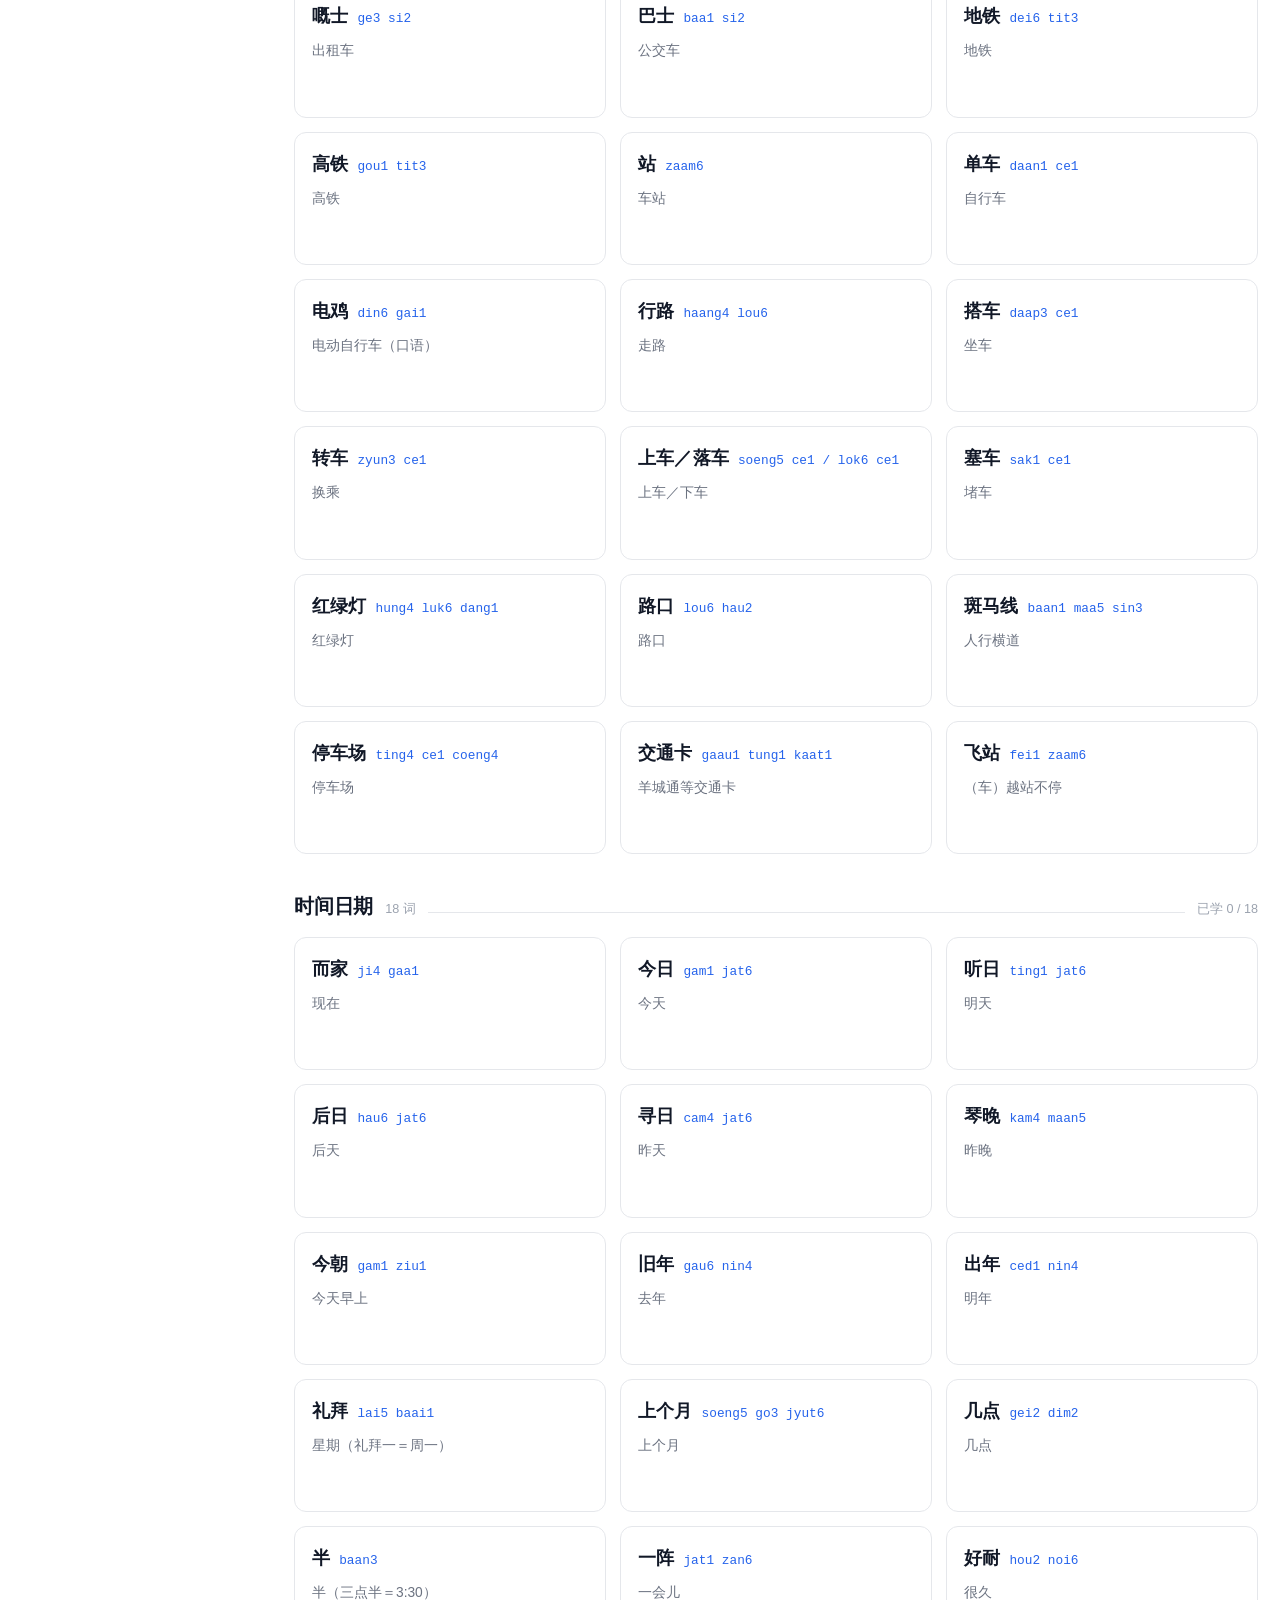
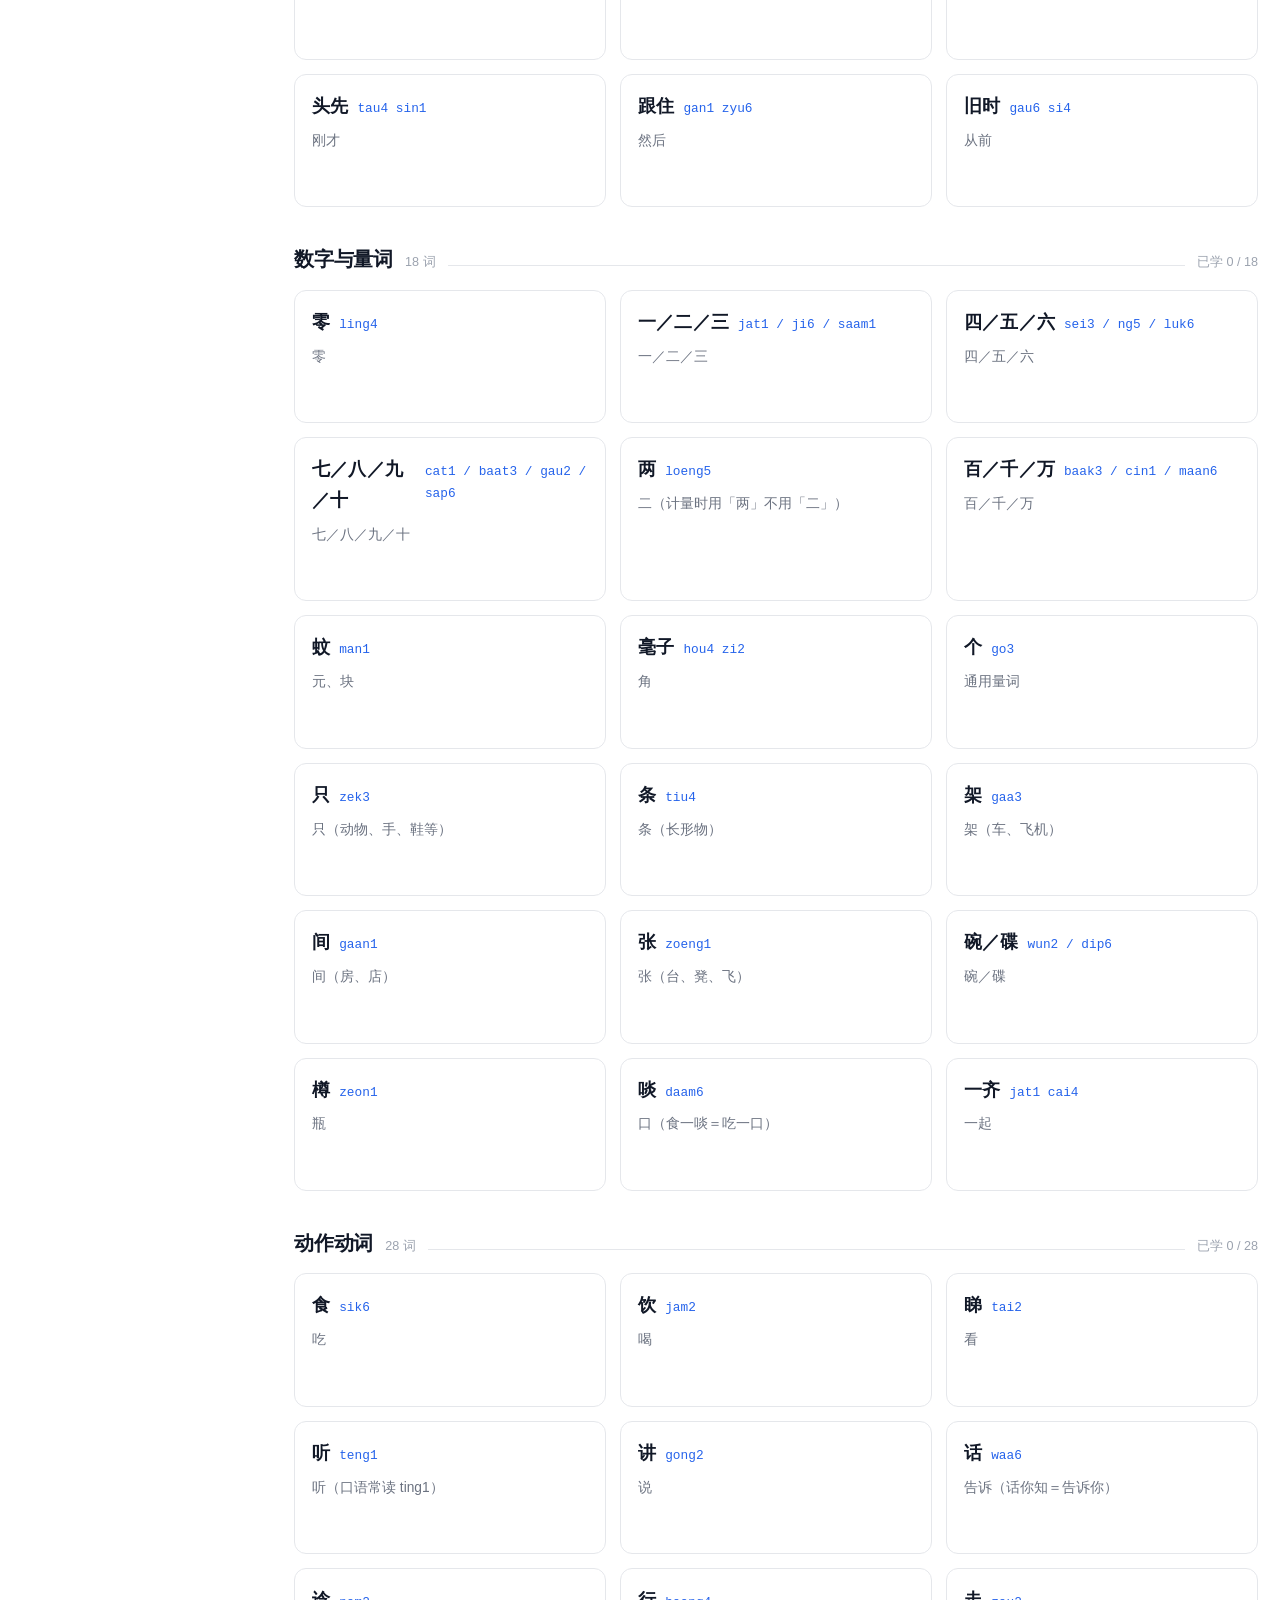
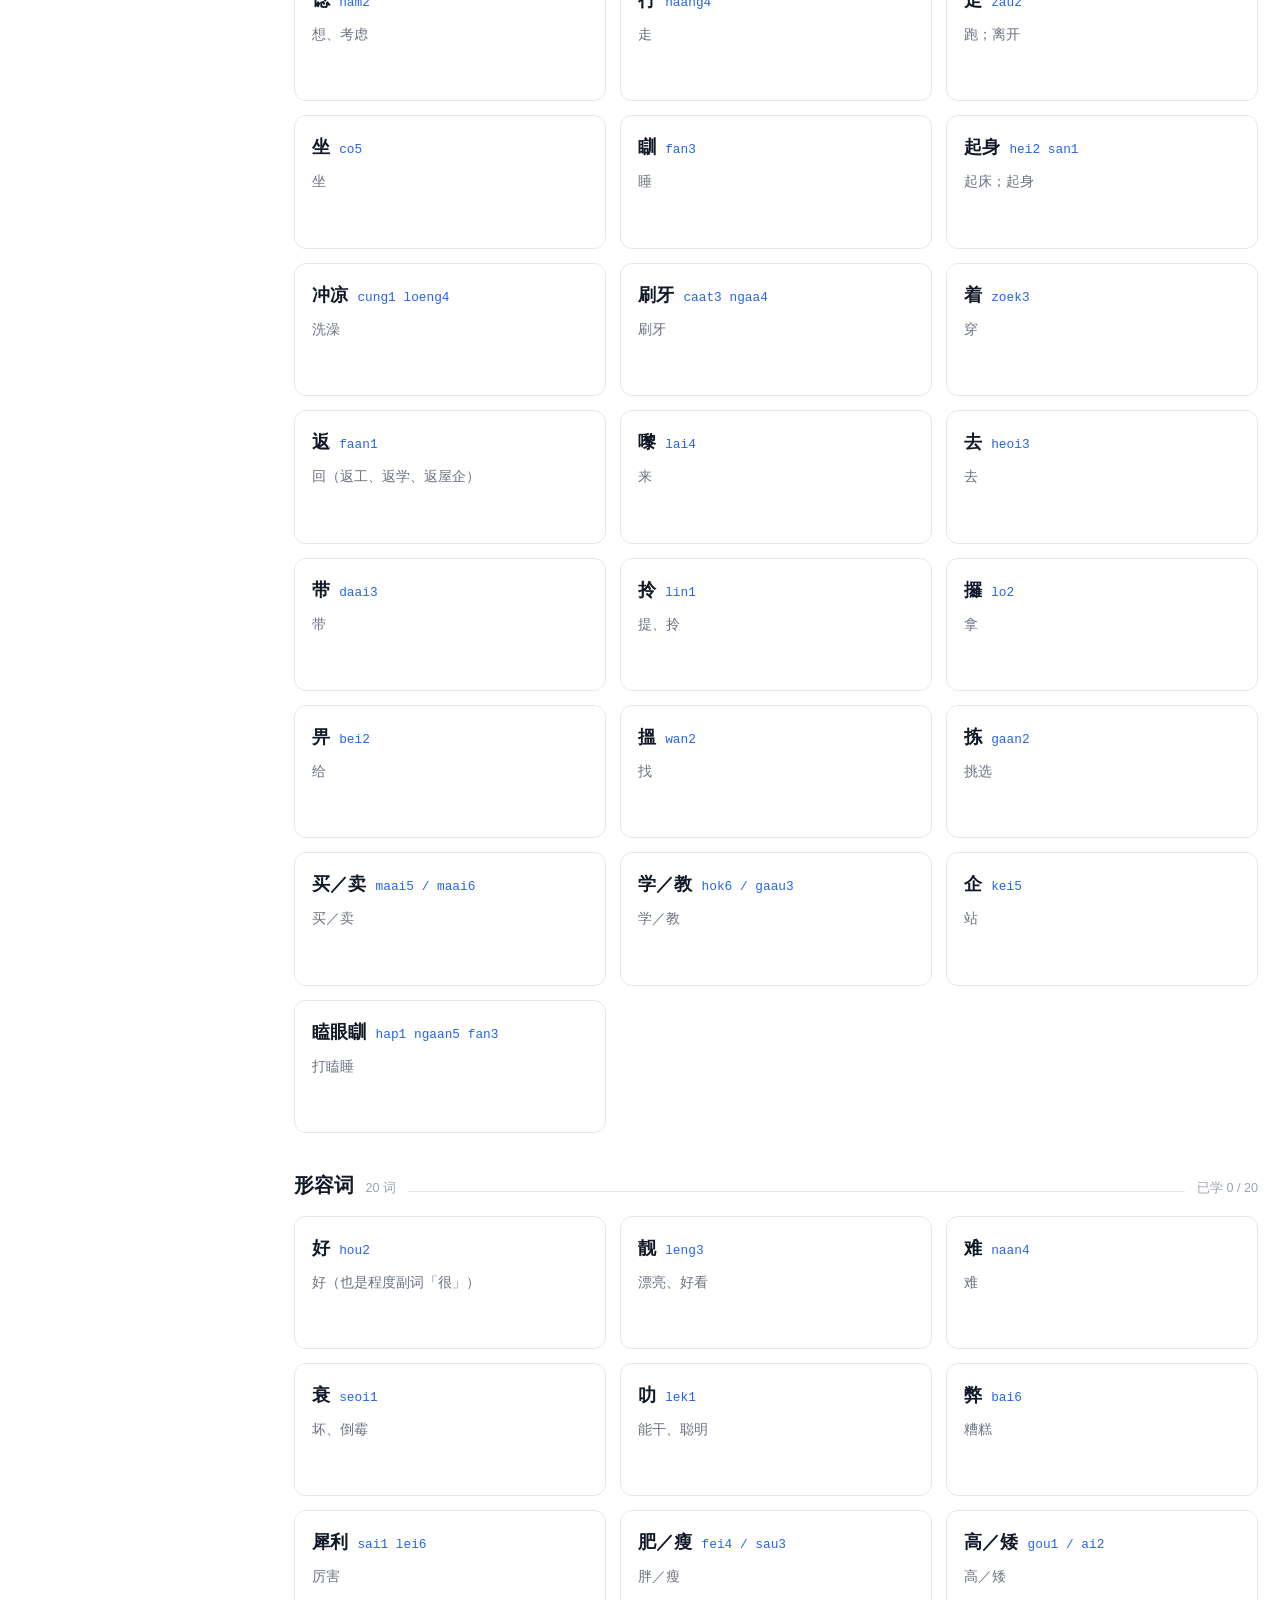
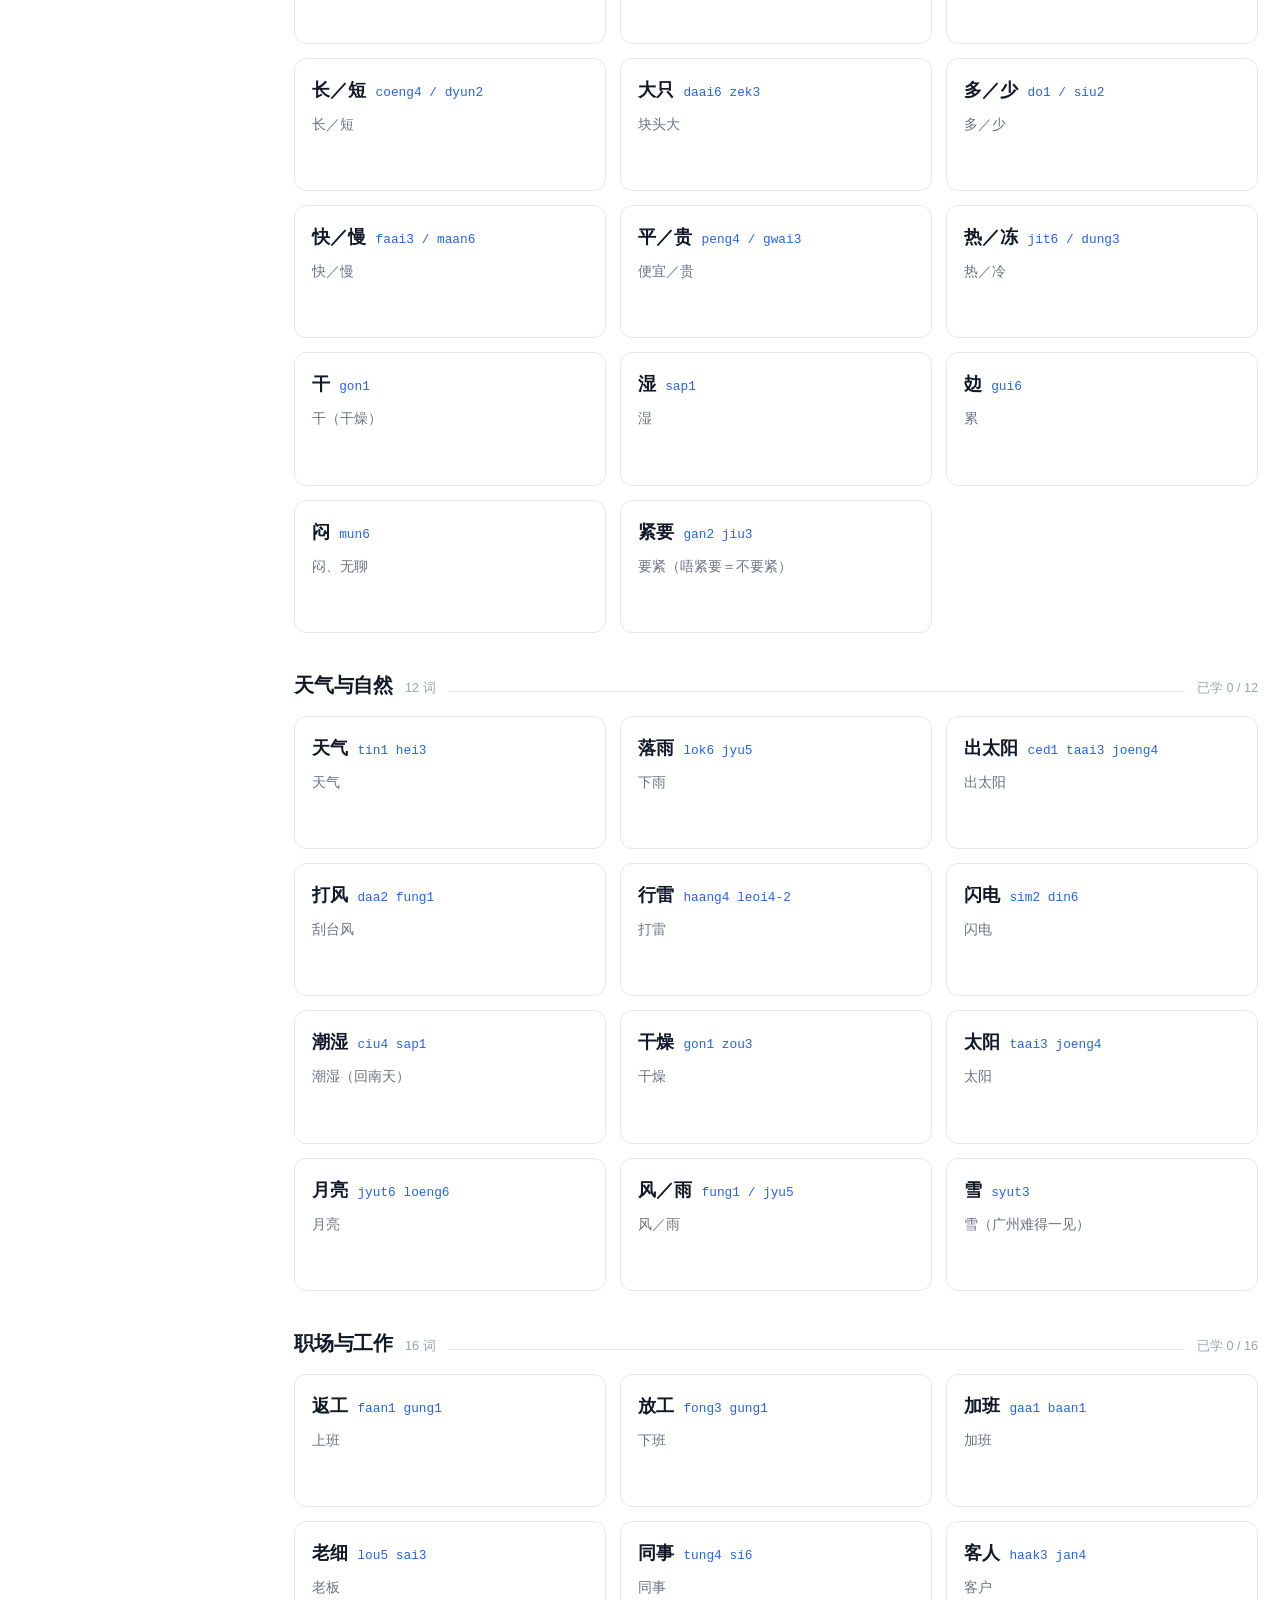
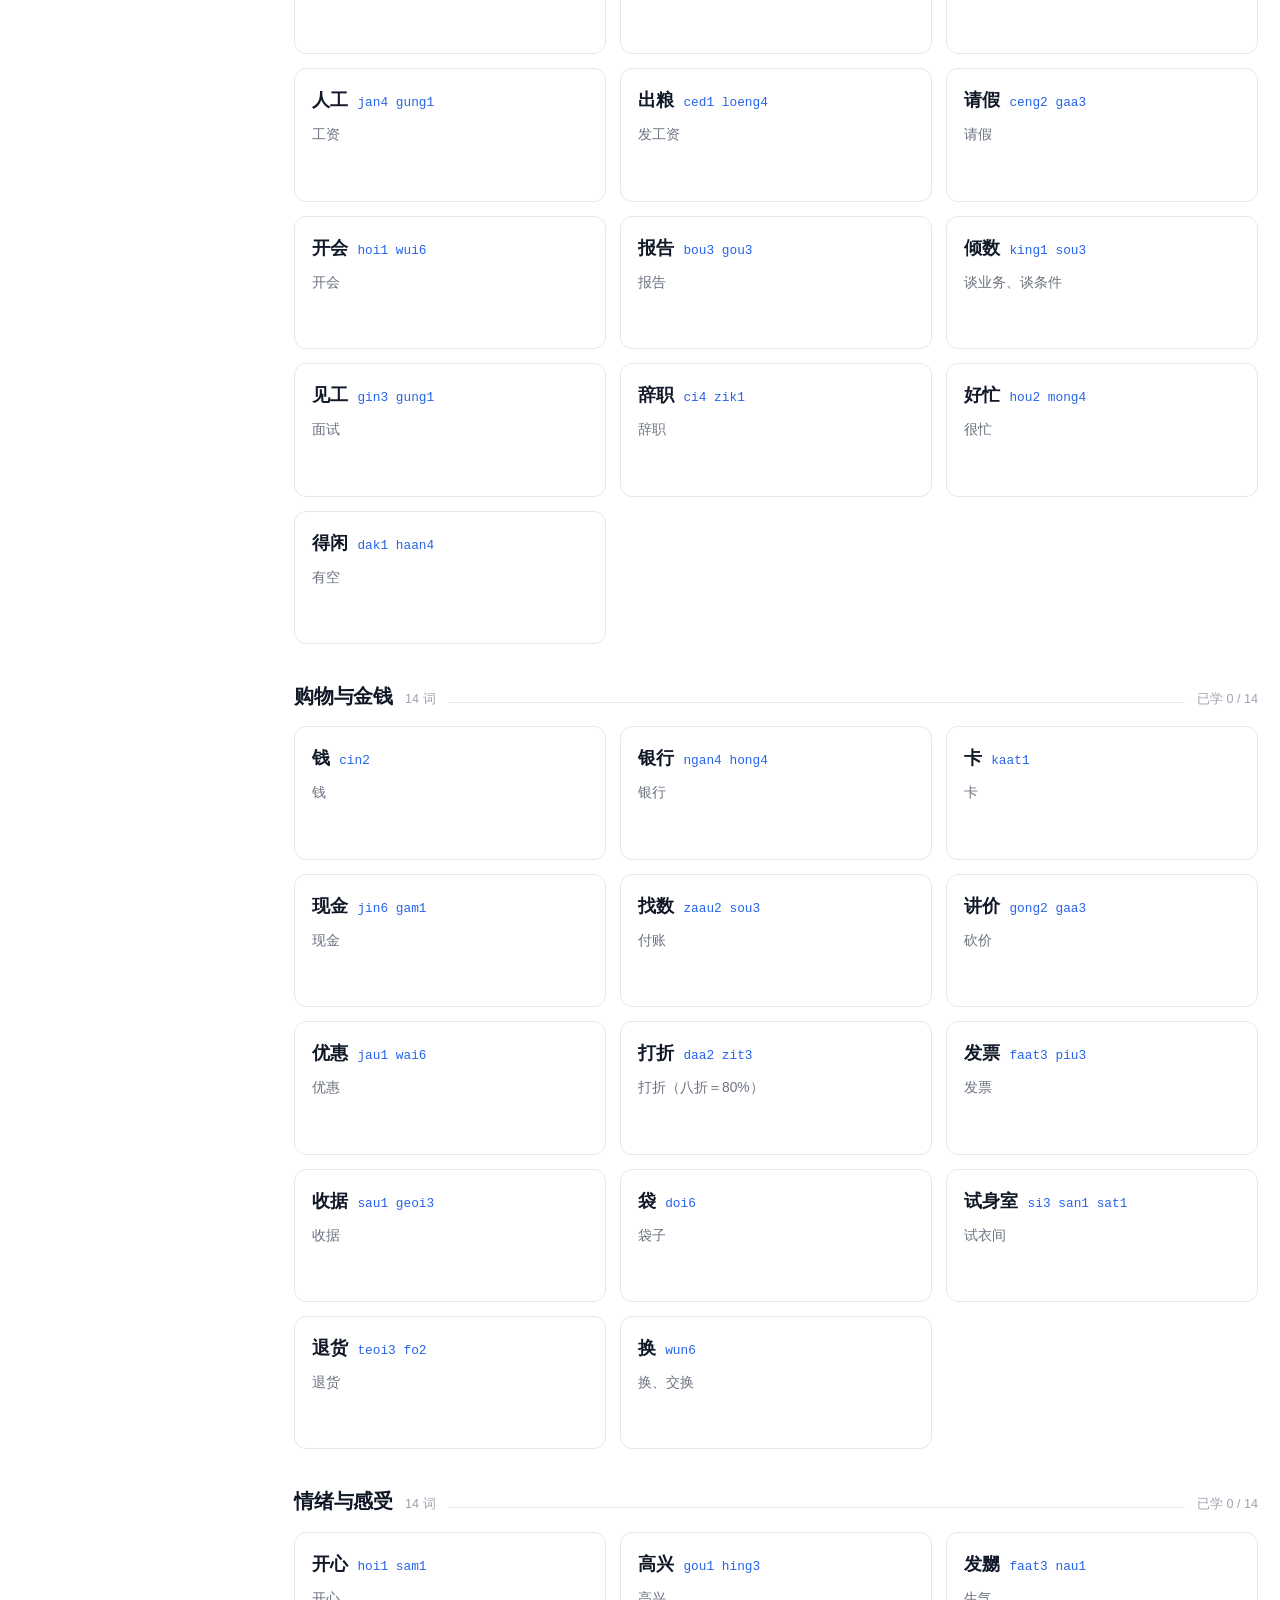
<file: vocabulary.html>
<!DOCTYPE html>
<html lang="zh-CN" data-theme="light" data-fs="m">
<head>
<meta charset="UTF-8">
<meta name="viewport" content="width=device-width, initial-scale=1.0">
<title>词汇 · 17 类高频词 — 粤语系统教程</title>
<link rel="stylesheet" href="assets/style.css">
<script>
(function(){try{var r=document.documentElement;
r.setAttribute("data-theme",JSON.parse(localStorage.getItem("yy2.theme")||'"light"')==="dark"?"dark":"light");
var f=JSON.parse(localStorage.getItem("yy2.fs")||'"m"');r.setAttribute("data-fs",/^[sml]$/.test(f)?f:"m");
}catch(e){}})();
</script>
</head>
<body data-page="vocabulary">

<header id="topbar"></header>

<div class="shell">
  <aside class="sidebar" id="sidebar"></aside>

  <main class="content">

    <div class="page-head">
      <div class="crumb"><a href="index.html">首页</a><span>›</span>词汇</div>
      <div class="eyebrow">Book Two · Vocabulary</div>
      <h1 class="page-title">词汇：<span class="accent">17 类高频词</span></h1>
      <p class="page-desc">粤语与普通话书写相通，词汇差异集中在高频层：吃是「食」、喝是「饮」、看是「睇」、说是「讲」。本章按生活主题分 17 类，共 <b id="vocab-total">—</b> 个词条。点任意词条可展开详情，看到它在全站对话与语法例句里的真实用法。</p>
    </div>

    <div class="sec" style="margin-bottom:22px">
      <div class="btnrow" style="justify-content:space-between">
        <div class="btnrow">
          <button class="btn sm ghost" id="btn-test-mode">自测模式：关</button>
          <button class="btn sm ghost" id="btn-reset">清空本页标记</button>
        </div>
        <div class="btnrow">
          <span class="muted small">已学 <b id="p-num">0</b> / <span id="p-total">—</span></span>
          <span class="bar" style="display:inline-block;width:110px;height:6px;border-radius:3px;background:var(--bg-hover);overflow:hidden;vertical-align:middle"><i id="p-line" style="display:block;height:100%;width:0%;background:var(--primary);border-radius:3px;transition:width .4s"></i></span>
        </div>
      </div>
      <div class="chips" id="cat-chips" style="margin-top:16px"></div>
    </div>

    <div id="vocab-box"></div>

    <p class="voice-note muted small"></p>
  </main>
</div>

<footer class="footer">
  <div class="footer-in">
    <span>词是砖，句是梁 —— 砖多，楼自起。</span>
    <span>粤语系统教程 V2 · 第二篇</span>
  </div>
</footer>

<script src="assets/app.js"></script>
<script src="assets/data-phonetics.js"></script>
<script src="assets/data-vocab.js"></script>
<script src="assets/data-grammar.js"></script>
<script src="assets/data-dialogues.js"></script>
<script src="assets/data-diff.js"></script>
<script src="assets/data-quiz.js"></script>
<script>
(function(){
  var $ = YY.$;
  var total = VOCAB.reduce(function(s, c){ return s + c.items.length; }, 0);
  $("#vocab-total").textContent = total;
  $("#p-total").textContent = total;

  /* 侧栏目录 */
  YY.setToc(VOCAB.map(function(c, i){
    return {id:"cat-" + i, label:c.cat, n:YY.pad(i + 1), c:c.items.length};
  }).concat([{id:"vocab-top", label:"本页说明", n:"序"}]));

  /* chip 筛选 */
  var chips = '<button class="chip active" data-cat="all">全部<span class="n">' + total + "</span></button>" +
    VOCAB.map(function(c, i){
      return '<button class="chip" data-cat="' + i + '">' + YY.esc(c.cat) + '<span class="n">' + c.items.length + "</span></button>";
    }).join("");
  $("#cat-chips").innerHTML = chips;

  /* 渲染 */
  var box = $("#vocab-box");

  function itemList(ci){
    return VOCAB[ci].items.map(function(it, ii){ return {y:it.y, j:it.j, m:it.m, _ci:ci, _ii:ii}; });
  }

  function renderAll(){
    box.innerHTML = "";
    VOCAB.forEach(function(cat, ci){
      var sec = document.createElement("section");
      sec.className = "sec"; sec.id = "cat-" + ci;
      sec.innerHTML =
        '<div class="sec-head"><h2>' + YY.esc(cat.cat) + "</h2>" +
        '<span class="cnt">' + cat.items.length + ' 词</span><span class="rule"></span>' +
        '<span class="cnt" id="catprog-' + ci + '"></span></div>' +
        '<div class="grid" id="catgrid-' + ci + '"></div>';
      box.appendChild(sec);
      YY.renderVocabGrid($("#catgrid-" + ci), itemList(ci), "v:");
    });
  }
  function renderFiltered(ci){
    var cat = VOCAB[ci];
    box.innerHTML = '<section class="sec" id="cat-' + ci + '">' +
      '<div class="sec-head"><h2>' + YY.esc(cat.cat) + "</h2>" +
      '<span class="cnt">' + cat.items.length + ' 词</span><span class="rule"></span>' +
      '<span class="cnt" id="catprog-' + ci + '"></span></div>' +
      '<div class="grid" id="catgrid-' + ci + '"></div></section>';
    YY.renderVocabGrid($("#catgrid-" + ci), itemList(ci), "v:");
  }

  var curCat = "all";
  function render(){
    if(curCat === "all") renderAll(); else renderFiltered(curCat);
    refresh();
  }
  $("#cat-chips").addEventListener("click", function(e){
    var chip = e.target.closest(".chip");
    if(!chip) return;
    YY.$$("#cat-chips .chip").forEach(function(c){ c.classList.remove("active"); });
    chip.classList.add("active");
    curCat = chip.dataset.cat;
    render();
    window.scrollTo({top:0, behavior:"smooth"});
  });

  /* 进度 */
  function refresh(){
    var n = 0;
    VOCAB.forEach(function(cat, ci){
      var c = 0;
      cat.items.forEach(function(_, ii){ if(YY.isLearned("v:" + ci + ":" + ii)) c++; });
      n += c;
      var el = document.getElementById("catprog-" + ci);
      if(el) el.textContent = "已学 " + c + " / " + cat.items.length;
    });
    $("#p-num").textContent = n;
    $("#p-line").style.width = (n / total * 100).toFixed(1) + "%";
  }
  document.addEventListener("yy:progress", refresh);

  render();

  /* 自测模式：隐藏释义，点卡片核对 */
  $("#btn-test-mode").addEventListener("click", function(){
    var on = document.body.classList.toggle("test-mode");
    this.textContent = "自测模式：" + (on ? "开（点卡片核对）" : "关");
    this.classList.toggle("on", on);
    YY.$$(".tcard .tc-m").forEach(function(m){ m.style.visibility = on ? "hidden" : ""; });
    YY.$$(".tcard").forEach(function(c){
      c.onclick = on ? function(ev){
        if(ev.target.closest("button")) return;
        var m = c.querySelector(".tc-m");
        if(m) m.style.visibility = m.style.visibility === "hidden" ? "" : "hidden";
      } : null;
    });
  });

  $("#btn-reset").addEventListener("click", function(){
    if(!confirm("确定清除本页全部「已学」记录？（不影响其他页面与测验成绩）")) return;
    VOCAB.forEach(function(cat, ci){
      cat.items.forEach(function(_, ii){
        var id = "v:" + ci + ":" + ii;
        if(YY.isLearned(id)){ YY.toggleLearned(id); }
      });
    });
    document.dispatchEvent(new CustomEvent("yy:progress"));
    YY.$$(".tcard").forEach(function(c){ c.classList.remove("learned"); var f = c.querySelector(".flag"); if(f) f.textContent = ""; });
    YY.$$("[data-markbtn]").forEach(function(b){ b.classList.remove("on"); b.textContent = "标记"; });
    YY.toast("已清空本页标记");
  });
})();
</script>
</body>
</html>
</file>
<file: assets/style.css>
/* ============================================================
   粤语系统教程 V2 · 设计系统
   视觉基调参考 vibe-hub.org：纯白底、蓝色主色、圆角卡片、
   发丝边框、系统无衬线字体、支持深色模式。
   ============================================================ */

:root{
  --bg:#ffffff;
  --bg-soft:#f9fafb;
  --bg-hover:#f3f4f6;
  --fg:#111827;
  --fg-2:#374151;
  --muted:#6b7280;
  --faint:#9ca3af;
  --border:#e5e7eb;
  --border-2:#d1d5db;
  --primary:#2563eb;
  --primary-2:#1d4ed8;
  --primary-soft:#eff6ff;
  --primary-line:#dbeafe;
  --code-bg:#f3f4f6;
  --code-fg:#1f2937;
  --ok:#047857;
  --ok-soft:#ecfdf5;
  --ok-line:#a7f3d0;
  --bad:#b91c1c;
  --bad-soft:#fef2f2;
  --bad-line:#fecaca;
  --warn:#b45309;
  --shadow-sm:0 1px 2px rgba(16,24,40,.05);
  --shadow-md:0 4px 14px rgba(16,24,40,.08);
  --shadow-lg:0 18px 48px rgba(16,24,40,.16);
  --radius-sm:8px;
  --radius:12px;
  --radius-lg:18px;
  --fs-base:16px;
  --sans:-apple-system,BlinkMacSystemFont,"Segoe UI","PingFang SC","Hiragino Sans GB","Microsoft YaHei",Roboto,sans-serif;
  --mono:ui-monospace,SFMono-Regular,"SF Mono",Menlo,Consolas,"Liberation Mono",monospace;
  --topbar-h:60px;
  --maxw:1280px;
}

html[data-fs="s"]{ --fs-base:15px; }
html[data-fs="m"]{ --fs-base:16px; }
html[data-fs="l"]{ --fs-base:17.5px; }

html[data-theme="dark"]{
  --bg:#0b1220;
  --bg-soft:#111a2b;
  --bg-hover:#16203a;
  --fg:#e8edf5;
  --fg-2:#c7d0de;
  --muted:#9aa7ba;
  --faint:#6b7a90;
  --border:#1e293b;
  --border-2:#334155;
  --primary:#60a5fa;
  --primary-2:#93c5fd;
  --primary-soft:#132340;
  --primary-line:#1e3a8a;
  --code-bg:#0f172a;
  --code-fg:#cbd5e1;
  --ok:#34d399;
  --ok-soft:#0b2b22;
  --ok-line:#134e3a;
  --bad:#f87171;
  --bad-soft:#2c1214;
  --bad-line:#7f1d1d;
  --warn:#fbbf24;
  --shadow-sm:0 1px 2px rgba(0,0,0,.4);
  --shadow-md:0 4px 14px rgba(0,0,0,.45);
  --shadow-lg:0 18px 48px rgba(0,0,0,.6);
}

*,*::before,*::after{ box-sizing:border-box; }

html{ font-size:var(--fs-base); scroll-behavior:smooth; scroll-padding-top:calc(var(--topbar-h) + 18px); }

body{
  margin:0;
  background:var(--bg);
  color:var(--fg);
  font-family:var(--sans);
  font-size:1rem;
  line-height:1.7;
  -webkit-font-smoothing:antialiased;
  text-rendering:optimizeLegibility;
}

a{ color:var(--primary); text-decoration:none; }
a:hover{ color:var(--primary-2); }

h1,h2,h3,h4,h5{ margin:0; font-weight:650; line-height:1.3; letter-spacing:-.01em; }

p{ margin:0 0 .9em; }
p:last-child{ margin-bottom:0; }

::selection{ background:var(--primary-soft); color:var(--fg); }

/* ---------- 顶栏 ---------- */
.topbar{
  position:sticky; top:0; z-index:60;
  height:var(--topbar-h);
  background:color-mix(in srgb, var(--bg) 88%, transparent);
  backdrop-filter:saturate(180%) blur(12px);
  -webkit-backdrop-filter:saturate(180%) blur(12px);
  border-bottom:1px solid var(--border);
}
.topbar-in{
  max-width:var(--maxw); margin:0 auto; height:100%;
  padding:0 22px; display:flex; align-items:center; gap:18px;
}
.brand{ display:flex; align-items:center; gap:9px; font-weight:700; font-size:1.06rem; color:var(--fg); white-space:nowrap; }
.brand:hover{ color:var(--fg); }
.brand .mark{
  width:28px; height:28px; border-radius:9px; background:var(--primary);
  color:#fff; display:grid; place-items:center; font-size:.86rem; font-weight:800; letter-spacing:0;
}
.brand .zh{ letter-spacing:.02em; }
.brand .en{ font-size:.68rem; font-weight:600; color:var(--faint); letter-spacing:.09em; text-transform:uppercase; }

.topnav{ display:flex; align-items:center; gap:2px; margin-left:6px; flex:1; min-width:0; overflow:hidden; }
.topnav a{
  padding:7px 12px; border-radius:var(--radius-sm); color:var(--fg-2);
  font-size:.9rem; font-weight:550; white-space:nowrap;
}
.topnav a:hover{ background:var(--bg-hover); color:var(--fg); }
.topnav a.active{ background:var(--primary-soft); color:var(--primary); }

.topacts{ display:flex; align-items:center; gap:8px; }

.search-wrap{ position:relative; }
.search{
  width:210px; height:36px; padding:0 34px 0 34px;
  border:1px solid var(--border); border-radius:10px;
  background:var(--bg-soft); color:var(--fg); font-size:.88rem; font-family:var(--sans);
  transition:border-color .15s, box-shadow .15s, width .2s;
}
.search::placeholder{ color:var(--faint); }
.search:focus{ outline:none; border-color:var(--primary); background:var(--bg); box-shadow:0 0 0 3px var(--primary-soft); width:250px; }
.search-ico{ position:absolute; left:11px; top:50%; transform:translateY(-50%); color:var(--faint); font-size:.85rem; pointer-events:none; }
.search-key{ position:absolute; right:8px; top:50%; transform:translateY(-50%); font-size:.68rem; font-family:var(--mono); color:var(--faint); border:1px solid var(--border); border-radius:5px; padding:1px 5px; pointer-events:none; }

.search-pop{
  position:absolute; top:calc(100% + 8px); right:0; width:420px; max-width:88vw;
  background:var(--bg); border:1px solid var(--border); border-radius:var(--radius);
  box-shadow:var(--shadow-lg); overflow:hidden; display:none; z-index:70;
}
.search-pop.open{ display:block; }
.search-pop .sp-head{ padding:9px 14px; font-size:.72rem; color:var(--faint); letter-spacing:.06em; text-transform:uppercase; border-bottom:1px solid var(--border); }
.search-pop .sp-list{ max-height:60vh; overflow:auto; padding:6px; }
.search-pop .sp-item{ display:block; padding:9px 11px; border-radius:var(--radius-sm); color:var(--fg); cursor:pointer; }
.search-pop .sp-item:hover,.search-pop .sp-item.on{ background:var(--primary-soft); }
.search-pop .sp-t{ font-weight:600; font-size:.93rem; }
.search-pop .sp-t .jp{ font-family:var(--mono); color:var(--muted); font-weight:400; font-size:.82rem; margin-left:7px; }
.search-pop .sp-d{ font-size:.79rem; color:var(--muted); margin-top:1px; overflow:hidden; text-overflow:ellipsis; white-space:nowrap; }
.search-pop .sp-tag{ display:inline-block; font-size:.68rem; padding:1px 6px; border-radius:4px; background:var(--bg-hover); color:var(--muted); margin-right:6px; vertical-align:1px; }
.search-pop .sp-empty{ padding:26px 14px; text-align:center; color:var(--faint); font-size:.86rem; }

.iconbtn{
  width:36px; height:36px; display:grid; place-items:center;
  border:1px solid var(--border); border-radius:10px; background:var(--bg);
  color:var(--fg-2); cursor:pointer; font-size:.86rem; font-family:var(--sans); font-weight:600;
}
.iconbtn:hover{ background:var(--bg-hover); color:var(--fg); }
.iconbtn.wide{ width:auto; padding:0 11px; gap:5px; display:flex; }

/* ---------- 布局 ---------- */
.shell{
  max-width:var(--maxw); margin:0 auto; padding:0 22px;
  display:grid; grid-template-columns:236px minmax(0,1fr); gap:36px;
  align-items:start;
}
.sidebar{
  position:sticky; top:calc(var(--topbar-h) + 22px);
  max-height:calc(100vh - var(--topbar-h) - 40px);
  overflow:auto; padding:22px 4px 40px 0;
}
.sidebar::-webkit-scrollbar{ width:6px; }
.sidebar::-webkit-scrollbar-thumb{ background:var(--border-2); border-radius:3px; }
.side-cap{ font-size:.7rem; font-weight:700; letter-spacing:.1em; text-transform:uppercase; color:var(--faint); padding:0 10px 8px; }
.side-nav{ display:flex; flex-direction:column; gap:1px; }
.side-nav a{
  display:flex; align-items:baseline; gap:8px;
  padding:7px 10px; border-radius:var(--radius-sm);
  color:var(--muted); font-size:.88rem; line-height:1.45;
  border-left:2px solid transparent;
}
.side-nav a:hover{ background:var(--bg-hover); color:var(--fg); }
.side-nav a.active{ color:var(--primary); background:var(--primary-soft); font-weight:600; }
.side-nav a .n{ font-family:var(--mono); font-size:.74rem; color:var(--faint); flex:none; }
.side-nav a.active .n{ color:var(--primary); }
.side-nav a .c{ margin-left:auto; font-size:.72rem; color:var(--faint); font-variant-numeric:tabular-nums; }
.side-sep{ height:1px; background:var(--border); margin:14px 10px; }

.content{ padding:30px 0 80px; min-width:0; }

/* ---------- 页头 ---------- */
.page-head{ padding-bottom:22px; border-bottom:1px solid var(--border); margin-bottom:28px; }
.eyebrow{ font-size:.72rem; font-weight:700; letter-spacing:.11em; text-transform:uppercase; color:var(--primary); margin-bottom:9px; }
.page-title{ font-size:2rem; letter-spacing:-.022em; }
.page-title .accent{ color:var(--primary); }
.page-desc{ margin-top:11px; color:var(--muted); font-size:.95rem; max-width:74ch; line-height:1.75; }
.crumb{ font-size:.8rem; color:var(--faint); margin-bottom:12px; }
.crumb a{ color:var(--muted); }
.crumb a:hover{ color:var(--primary); }
.crumb span{ margin:0 7px; }

/* ---------- 通用块 ---------- */
.sec{ margin:0 0 40px; scroll-margin-top:calc(var(--topbar-h) + 18px); }
.sec-head{ display:flex; align-items:baseline; gap:12px; margin-bottom:16px; flex-wrap:wrap; }
.sec-head h2{ font-size:1.22rem; }
.sec-head .cnt{ font-size:.79rem; color:var(--faint); }
.sec-head .rule{ flex:1; height:1px; background:var(--border); min-width:20px; }

.note{
  background:var(--bg-soft); border:1px solid var(--border); border-left:3px solid var(--primary);
  border-radius:var(--radius-sm); padding:13px 16px; font-size:.9rem; color:var(--fg-2); margin:16px 0;
}
.note .nt{ display:block; font-size:.7rem; font-weight:700; letter-spacing:.1em; text-transform:uppercase; color:var(--primary); margin-bottom:5px; }

.quote{
  border-left:3px solid var(--primary); background:var(--primary-soft);
  padding:13px 18px; border-radius:0 var(--radius-sm) var(--radius-sm) 0;
  color:var(--fg-2); font-size:.94rem; margin:16px 0;
}
.quote .qt{ display:block; font-size:.7rem; font-weight:700; letter-spacing:.1em; text-transform:uppercase; color:var(--primary); margin-bottom:4px; }

.jp{ font-family:var(--mono); font-size:.9em; color:var(--primary); letter-spacing:.01em; }
.yue{ font-weight:600; }

/* ---------- 按钮 ---------- */
.btn{
  display:inline-flex; align-items:center; justify-content:center; gap:6px;
  padding:7px 14px; border-radius:9px; border:1px solid var(--border);
  background:var(--bg); color:var(--fg-2); font-size:.85rem; font-weight:600;
  font-family:var(--sans); cursor:pointer; transition:.14s; white-space:nowrap;
}
.btn:hover{ background:var(--bg-hover); border-color:var(--border-2); color:var(--fg); }
.btn.primary{ background:var(--primary); border-color:var(--primary); color:#fff; }
.btn.primary:hover{ background:var(--primary-2); border-color:var(--primary-2); color:#fff; }
.btn.ghost{ background:transparent; }
.btn.sm{ padding:4px 10px; font-size:.78rem; border-radius:8px; }
.btn.on{ background:var(--primary-soft); border-color:var(--primary-line); color:var(--primary); }
.btn[disabled]{ opacity:.5; cursor:default; }
.btnrow{ display:flex; gap:9px; flex-wrap:wrap; align-items:center; }

/* ---------- chip 筛选 ---------- */
.chips{ display:flex; flex-wrap:wrap; gap:7px; margin-bottom:20px; }
.chip{
  padding:5px 12px; border-radius:999px; border:1px solid var(--border);
  background:var(--bg); color:var(--muted); font-size:.82rem; font-weight:550;
  cursor:pointer; font-family:var(--sans); transition:.14s;
}
.chip:hover{ border-color:var(--border-2); color:var(--fg); }
.chip.active{ background:var(--primary); border-color:var(--primary); color:#fff; }
.chip .n{ opacity:.7; font-size:.75em; margin-left:4px; }

/* ---------- 卡片网格 ---------- */
.grid{ display:grid; grid-template-columns:repeat(auto-fill,minmax(258px,1fr)); gap:14px; }
.grid.cols3{ grid-template-columns:repeat(auto-fill,minmax(300px,1fr)); }

.tcard{
  position:relative; display:flex; flex-direction:column; gap:7px;
  padding:16px 17px; border:1px solid var(--border); border-radius:var(--radius);
  background:var(--bg); cursor:pointer; transition:.16s;
}
.tcard:hover{ border-color:var(--primary-line); box-shadow:var(--shadow-md); transform:translateY(-2px); }
.tcard .tc-top{ display:flex; align-items:baseline; gap:9px; }
.tcard .tc-y{ font-size:1.14rem; font-weight:650; letter-spacing:.01em; }
.tcard .tc-j{ font-family:var(--mono); font-size:.8rem; color:var(--primary); }
.tcard .tc-m{ font-size:.86rem; color:var(--muted); }
.tcard .tc-act{ display:flex; gap:6px; margin-top:4px; opacity:0; transition:opacity .16s; }
.tcard:hover .tc-act,.tcard:focus-within .tc-act{ opacity:1; }
.tcard.learned{ border-color:var(--ok-line); background:var(--ok-soft); }
.tcard .flag{
  position:absolute; top:12px; right:13px; font-size:.68rem; font-weight:700;
  color:var(--ok); letter-spacing:.04em;
}

.card-mini{
  display:flex; flex-direction:column; gap:6px;
  padding:15px 16px; border:1px solid var(--border); border-radius:var(--radius);
  background:var(--bg); transition:.16s; color:var(--fg);
}
.card-mini:hover{ border-color:var(--primary-line); box-shadow:var(--shadow-md); transform:translateY(-2px); color:var(--fg); }
.card-mini .cm-top{ display:flex; align-items:baseline; gap:9px; }
.card-mini .cm-no{ font-family:var(--mono); font-size:.72rem; color:var(--faint); }
.card-mini .cm-t{ font-size:1rem; font-weight:650; }
.card-mini .cm-d{ font-size:.83rem; color:var(--muted); line-height:1.6; }
.card-mini .cm-f{ font-size:.74rem; color:var(--faint); margin-top:auto; padding-top:6px; }

/* ---------- 首页 hero ---------- */
.hero{ padding:18px 0 8px; }
.hero .kicker{ font-size:.74rem; font-weight:700; letter-spacing:.12em; text-transform:uppercase; color:var(--primary); }
.hero h1{ font-size:2.6rem; letter-spacing:-.03em; margin:12px 0 14px; }
.hero h1 .accent{ color:var(--primary); }
.hero .lead{ font-size:1.02rem; color:var(--muted); max-width:66ch; line-height:1.8; }
.hero .metrics{ display:flex; flex-wrap:wrap; gap:26px; margin-top:26px; padding-top:22px; border-top:1px solid var(--border); }
.hero .metrics div{ display:flex; flex-direction:column; }
.hero .metrics b{ font-size:1.35rem; font-weight:700; font-variant-numeric:tabular-nums; }
.hero .metrics span{ font-size:.76rem; color:var(--faint); letter-spacing:.04em; }

/* ---------- 仪表盘 ---------- */
.dash{ display:grid; grid-template-columns:repeat(auto-fit,minmax(190px,1fr)); gap:12px; }
.stat{ border:1px solid var(--border); border-radius:var(--radius); padding:15px 16px; background:var(--bg); }
.stat .k{ font-size:.75rem; color:var(--muted); letter-spacing:.03em; }
.stat .v{ font-size:1.6rem; font-weight:700; margin-top:5px; font-variant-numeric:tabular-nums; line-height:1.15; }
.stat .v small{ font-size:.8rem; font-weight:500; color:var(--faint); }
.stat .bar{ height:5px; border-radius:3px; background:var(--bg-hover); margin-top:11px; overflow:hidden; }
.stat .bar i{ display:block; height:100%; background:var(--primary); border-radius:3px; transition:width .4s; }
.stat .s{ font-size:.74rem; color:var(--faint); margin-top:7px; }

/* ---------- 表格 ---------- */
.tbl{ width:100%; border-collapse:collapse; font-size:.88rem; }
.tbl th{
  text-align:left; font-size:.72rem; font-weight:700; letter-spacing:.08em; text-transform:uppercase;
  color:var(--faint); padding:0 12px 9px; border-bottom:1px solid var(--border);
}
.tbl td{ padding:11px 12px; border-bottom:1px solid var(--border); vertical-align:top; }
.tbl tr:last-child td{ border-bottom:none; }
.tbl tr:hover td{ background:var(--bg-soft); }
.tbl .tone-n{ font-family:var(--mono); font-weight:700; color:var(--primary); }
.tbl .tbl-note{ color:var(--muted); font-size:.83rem; }

/* ---------- 对话行 ---------- */
.lines{ display:flex; flex-direction:column; gap:1px; }
.dline{
  display:grid; grid-template-columns:78px minmax(0,1fr); gap:14px;
  padding:13px 14px; border-radius:var(--radius-sm); border:1px solid transparent;
}
.dline:hover{ background:var(--bg-soft); border-color:var(--border); }
.dline .who{
  font-size:.78rem; font-weight:650; color:var(--muted);
  padding-top:3px; text-align:right;
}
.dline.me .who{ color:var(--primary); }
.dline .y{ font-size:1.02rem; font-weight:600; }
.dline .j{ font-family:var(--mono); font-size:.79rem; color:var(--primary); margin-top:2px; }
.dline .m{ font-size:.84rem; color:var(--muted); margin-top:3px; }
.dline .acts{ margin-top:6px; display:none; }
.dline:hover .acts{ display:block; }

/* ---------- 详情抽屉 ---------- */
.drawer-mask{
  position:fixed; inset:0; background:rgba(17,24,39,.42); backdrop-filter:blur(2px);
  opacity:0; pointer-events:none; transition:opacity .22s; z-index:90;
}
.drawer-mask.open{ opacity:1; pointer-events:auto; }
.drawer{
  position:fixed; top:0; right:0; height:100vh; width:min(540px,94vw);
  background:var(--bg); border-left:1px solid var(--border); box-shadow:var(--shadow-lg);
  transform:translateX(102%); transition:transform .26s cubic-bezier(.32,.72,0,1);
  z-index:91; display:flex; flex-direction:column;
}
.drawer.open{ transform:none; }
.drawer-head{
  padding:16px 20px; border-bottom:1px solid var(--border);
  display:flex; align-items:center; gap:12px; flex:none;
}
.drawer-head .dh-tag{ font-size:.7rem; font-weight:700; letter-spacing:.1em; text-transform:uppercase; color:var(--faint); }
.drawer-head .x{ margin-left:auto; }
.drawer-body{ padding:24px 24px 60px; overflow:auto; }
.drawer-body h2{ font-size:1.7rem; letter-spacing:-.02em; }
.drawer-body .dj{ font-family:var(--mono); font-size:.95rem; color:var(--primary); margin-top:6px; }
.drawer-sec{ margin-top:26px; }
.drawer-sec .ds-t{ font-size:.72rem; font-weight:700; letter-spacing:.1em; text-transform:uppercase; color:var(--faint); margin-bottom:10px; }
.drawer-ex{ padding:10px 0; border-bottom:1px solid var(--border); }
.drawer-ex:last-child{ border-bottom:none; }
.drawer-ex .de-y{ font-weight:600; }
.drawer-ex .de-j{ font-family:var(--mono); font-size:.79rem; color:var(--primary); }
.drawer-ex .de-m{ font-size:.84rem; color:var(--muted); margin-top:2px; }
.chip.mini{ padding:3px 9px; font-size:.76rem; }

/* ---------- 测验 ---------- */
.q-block{ padding:18px 0; border-bottom:1px solid var(--border); }
.q-block:last-of-type{ border-bottom:none; }
.q-idx{ font-family:var(--mono); font-size:.72rem; color:var(--faint); letter-spacing:.08em; }
.q-text{ font-size:1rem; font-weight:600; margin:6px 0 12px; line-height:1.65; }
.opts{ display:flex; flex-direction:column; gap:8px; }
.opt{
  text-align:left; padding:11px 14px; border:1px solid var(--border); border-radius:10px;
  background:var(--bg); color:var(--fg-2); font-size:.9rem; font-family:var(--sans);
  cursor:pointer; transition:.14s; line-height:1.55;
}
.opt:hover{ border-color:var(--primary-line); background:var(--primary-soft); }
.opt.sel{ border-color:var(--primary); background:var(--primary-soft); color:var(--primary); font-weight:600; }
.opt.right{ border-color:var(--ok-line); background:var(--ok-soft); color:var(--ok); font-weight:600; }
.opt.wrong{ border-color:var(--bad-line); background:var(--bad-soft); color:var(--bad); }
.opt[disabled]{ cursor:default; }
.q-explain{ display:none; margin-top:11px; padding:11px 14px; background:var(--bg-soft); border-radius:var(--radius-sm); font-size:.85rem; color:var(--fg-2); }
.q-explain.show{ display:block; }
.quiz-result{ display:none; margin-top:18px; padding:16px 18px; border:1px solid var(--primary-line); background:var(--primary-soft); border-radius:var(--radius); font-size:.9rem; }
.quiz-result.show{ display:block; }
.quiz-result .score{ font-size:1.5rem; font-weight:700; color:var(--primary); }

/* ---------- 错题本 ---------- */
.mistake{ display:flex; gap:14px; padding:13px 0; border-bottom:1px solid var(--border); }
.mistake:last-child{ border-bottom:none; }
.mistake .mi{ flex:none; width:34px; height:34px; border-radius:9px; background:var(--bad-soft); color:var(--bad); display:grid; place-items:center; font-weight:700; font-size:.82rem; }
.mistake .mb{ min-width:0; flex:1; }
.mistake .mq{ font-size:.9rem; font-weight:600; }
.mistake .ma{ font-size:.82rem; color:var(--muted); margin-top:4px; }
.mistake .ma b{ color:var(--ok); font-weight:600; }
.mistake .ma i{ color:var(--bad); font-style:normal; }

.empty{ padding:34px 16px; text-align:center; color:var(--faint); font-size:.88rem; border:1px dashed var(--border); border-radius:var(--radius); }

/* ---------- 差异对照 ---------- */
.diff-pair{ border:1px solid var(--border); border-radius:var(--radius); overflow:hidden; margin-bottom:12px; }
.diff-pair .dp-head{ padding:11px 16px; background:var(--bg-soft); border-bottom:1px solid var(--border); font-size:.78rem; font-weight:700; letter-spacing:.06em; text-transform:uppercase; color:var(--muted); }
.diff-pair .dp-body{ display:grid; grid-template-columns:1fr 1fr; }
.diff-pair .dp-col{ padding:14px 16px; }
.diff-pair .dp-col + .dp-col{ border-left:1px solid var(--border); }
.diff-pair .dp-collab{ font-size:.7rem; font-weight:700; letter-spacing:.08em; text-transform:uppercase; margin-bottom:7px; }
.diff-pair .yue-lab{ color:var(--primary); }
.diff-pair .man-lab{ color:var(--faint); }
.diff-pair .dp-y{ font-size:1.02rem; font-weight:600; }
.diff-pair .dp-j{ font-family:var(--mono); font-size:.79rem; color:var(--primary); margin-top:3px; }
.diff-pair .dp-m{ font-size:.95rem; color:var(--fg-2); }
.diff-pair .dp-note{ grid-column:1 / -1; padding:10px 16px; border-top:1px solid var(--border); background:var(--bg-soft); font-size:.82rem; color:var(--muted); }

/* ---------- 页脚 ---------- */
.footer{ border-top:1px solid var(--border); margin-top:40px; padding:26px 0 40px; }
.footer-in{ max-width:var(--maxw); margin:0 auto; padding:0 22px; display:flex; justify-content:space-between; gap:16px; flex-wrap:wrap; font-size:.8rem; color:var(--faint); }

/* ---------- 工具类 ---------- */
.muted{ color:var(--muted); }
.small{ font-size:.84rem; }
.mt0{ margin-top:0; }
.mt16{ margin-top:16px; }
.mt24{ margin-top:24px; }
.hide{ display:none !important; }

.toast{
  position:fixed; left:50%; bottom:34px; transform:translate(-50%,14px);
  background:var(--fg); color:var(--bg); padding:9px 18px; border-radius:999px;
  font-size:.85rem; font-weight:600; opacity:0; pointer-events:none; transition:.22s; z-index:120;
  box-shadow:var(--shadow-lg);
}
.toast.show{ opacity:1; transform:translate(-50%,0); }

/* ---------- 响应式 ---------- */
@media (max-width:1040px){
  .shell{ grid-template-columns:1fr; gap:0; }
  .sidebar{
    position:static; max-height:none; overflow:visible;
    padding:14px 0; border-bottom:1px solid var(--border); margin-bottom:8px;
  }
  .side-nav{ flex-direction:row; flex-wrap:wrap; gap:6px; }
  .side-nav a{ border-left:none; border:1px solid var(--border); border-radius:999px; padding:5px 12px; }
  .side-nav a.active{ border-color:var(--primary-line); }
  .side-nav a .c{ display:none; }
  .side-sep{ display:none; }
}
@media (max-width:760px){
  .topnav{ display:none; }
  .brand .en{ display:none; }
  .search{ width:150px; }
  .search:focus{ width:180px; }
  .hero h1{ font-size:2rem; }
  .page-title{ font-size:1.65rem; }
  .diff-pair .dp-body{ grid-template-columns:1fr; }
  .diff-pair .dp-col + .dp-col{ border-left:none; border-top:1px solid var(--border); }
  .dline{ grid-template-columns:1fr; gap:4px; }
  .dline .who{ text-align:left; }
}

@media print{
  .topbar,.sidebar,.drawer,.drawer-mask,.search-wrap,.chips,.footer{ display:none !important; }
  .shell{ display:block; padding:0; }
}
</file>
